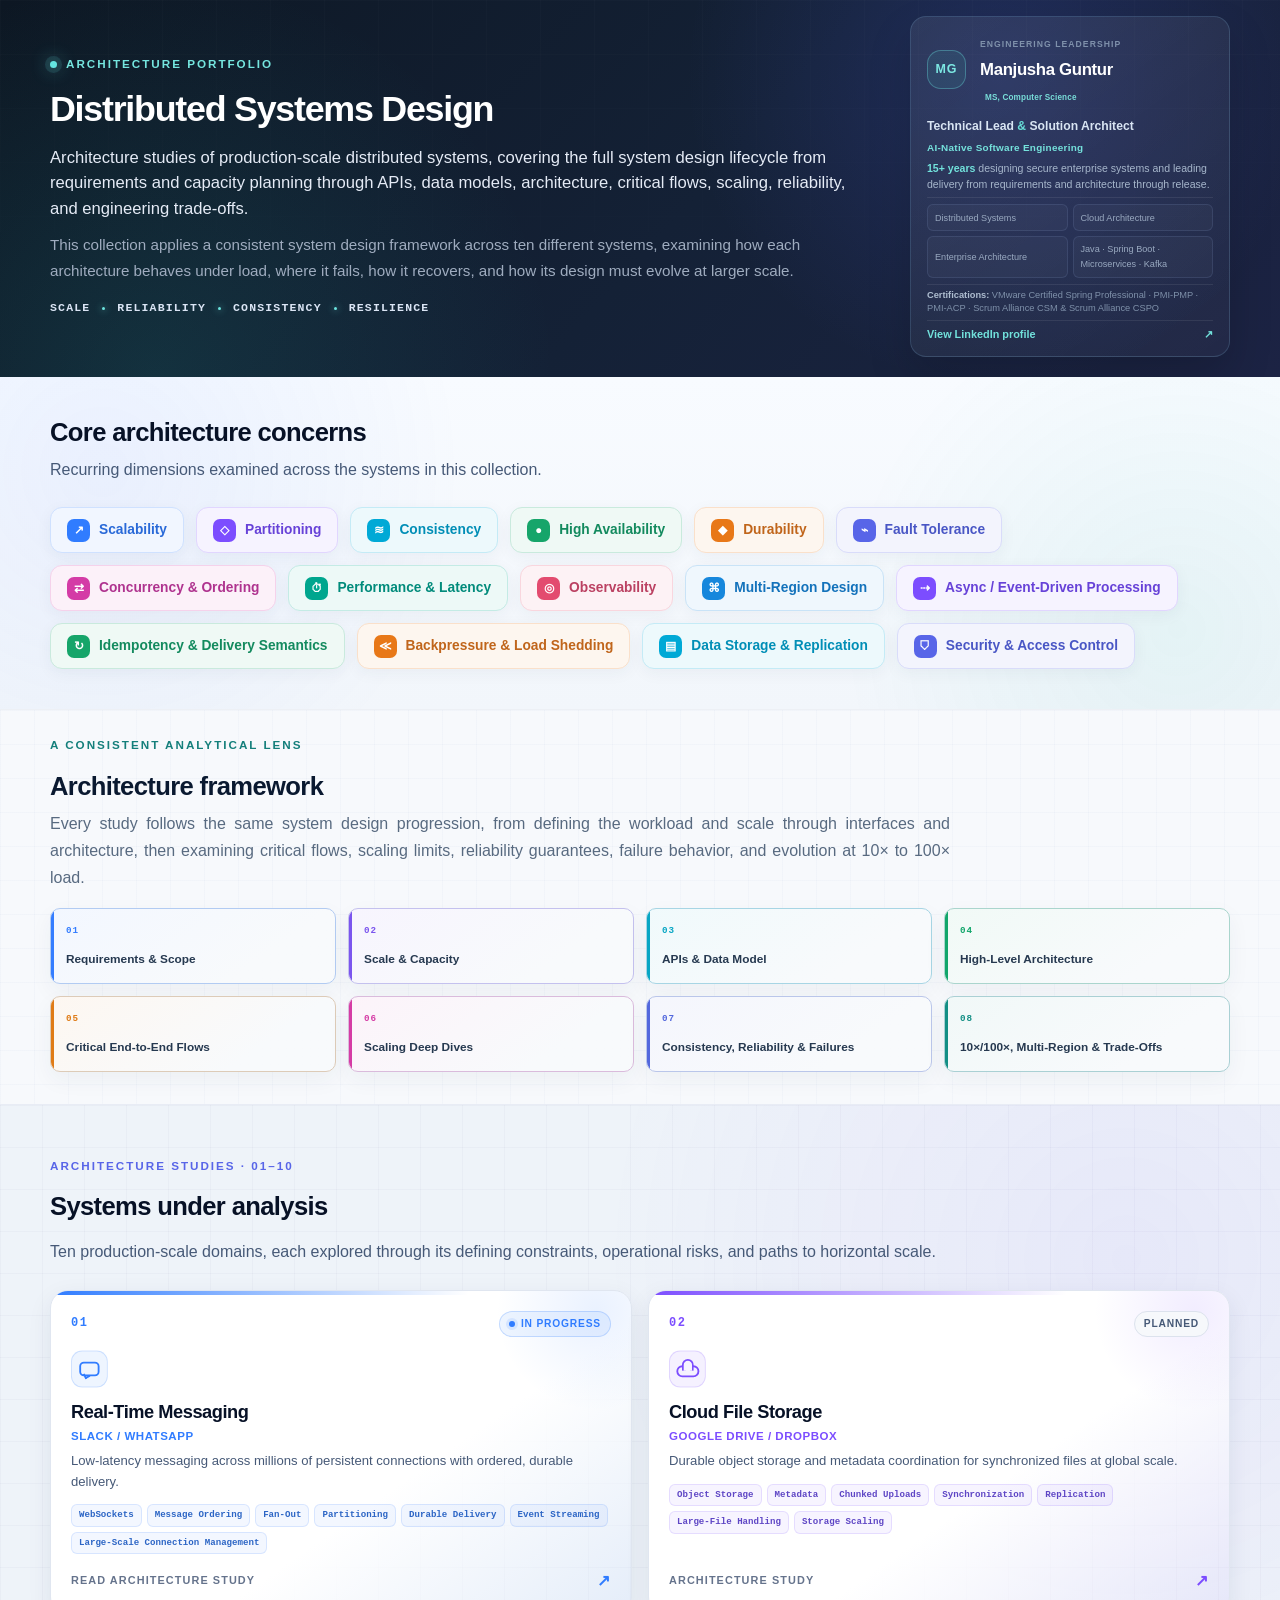
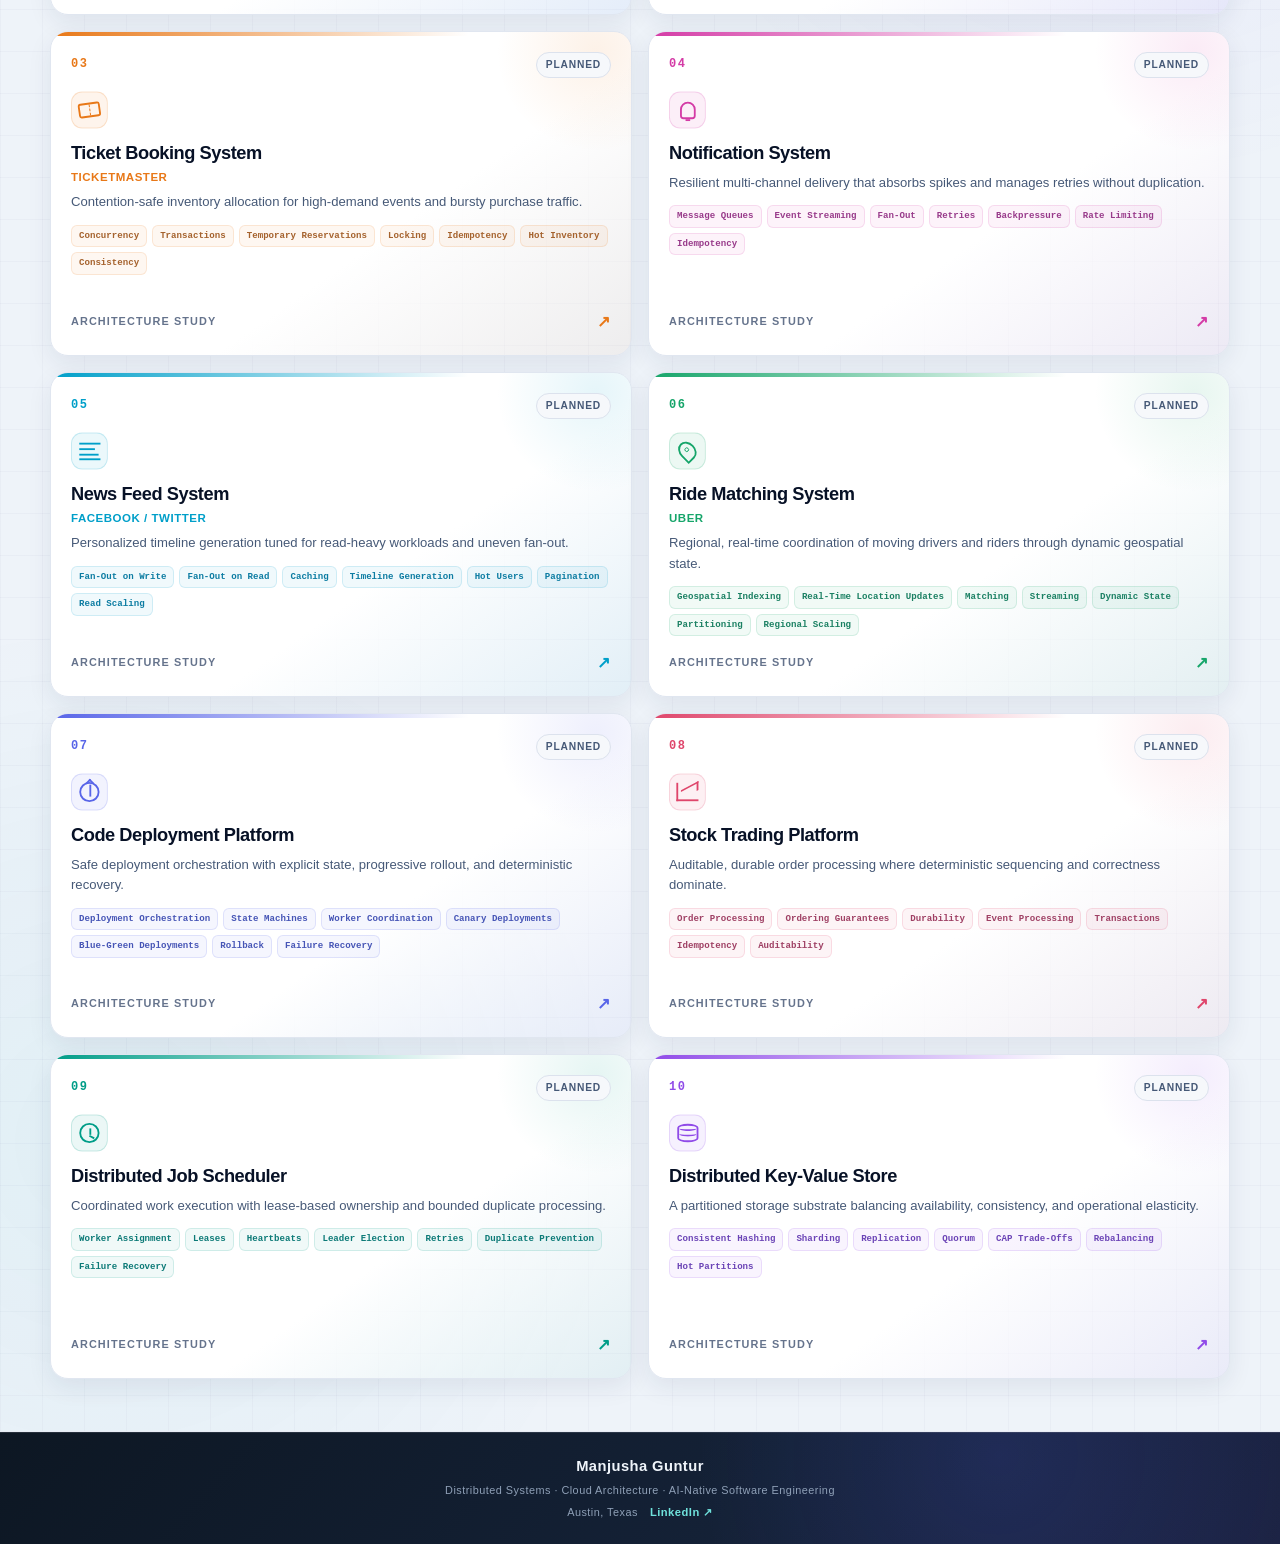
<file: docs/index.html>
<!doctype html>
<html lang="en">
  <head>
    <meta charset="utf-8">
    <meta name="viewport" content="width=device-width, initial-scale=1">
    <meta
      name="description"
      content="Architecture studies of production-scale distributed systems, covering requirements, capacity planning, APIs, data models, architecture, scaling, reliability, and engineering trade-offs."
    >
    <meta name="theme-color" content="#101827">
    <title>Distributed Systems Design</title>
    <link rel="stylesheet" href="styles.css">
  </head>
  <body class="landing-page">
    <a class="skip-link" href="#main-content">Skip to content</a>

    <header class="hero">
      <div class="hero-grid container" id="top">
        <div class="hero-copy">
          <p class="eyebrow"><span class="eyebrow-dot"></span> Architecture portfolio</p>
          <h1>Distributed Systems Design</h1>
          <p class="hero-subtitle">
            Architecture studies of production-scale distributed systems, covering the full system
            design lifecycle from requirements and capacity planning through APIs, data models,
            architecture, critical flows, scaling, reliability, and engineering trade-offs.
          </p>
          <p class="hero-intro">
            This collection applies a consistent system design framework across ten different systems,
            examining how each architecture behaves under load, where it fails, how it recovers, and
            how its design must evolve at larger scale.
          </p>
          <div class="hero-pillars" aria-label="Core qualities">
            <span>Scale</span><i aria-hidden="true"></i>
            <span>Reliability</span><i aria-hidden="true"></i>
            <span>Consistency</span><i aria-hidden="true"></i>
            <span>Resilience</span>
          </div>
        </div>
        <aside class="author-card" aria-label="Portfolio author">
          <div class="author-card-heading">
            <span class="author-monogram" aria-hidden="true">MG</span>
            <div><small>Engineering leadership</small><h2>Manjusha Guntur <em>MS, Computer Science</em></h2></div>
          </div>
          <p class="author-role">Technical Lead <span aria-hidden="true">&amp;</span> Solution Architect</p>
          <p class="author-specialty">AI-Native Software Engineering</p>
          <p class="author-summary"><strong>15+ years</strong> designing secure enterprise systems and leading delivery from requirements and architecture through release.</p>
          <div class="author-focus" aria-label="Professional focus">
            <span>Distributed Systems</span>
            <span>Cloud Architecture</span>
            <span>Enterprise Architecture</span>
            <span>Java · Spring Boot · Microservices · Kafka</span>
          </div>
          <p class="author-credentials"><span><b>Certifications:</b> VMware Certified Spring Professional · PMI-PMP · PMI-ACP · Scrum Alliance CSM &amp; Scrum Alliance CSPO</span></p>
          <a class="author-link" href="https://www.linkedin.com/in/mgm09/" target="_blank" rel="noopener noreferrer">View LinkedIn profile <span aria-hidden="true">↗</span></a>
        </aside>
      </div>
    </header>

    <main id="main-content">
      <section class="principles section" aria-labelledby="principles-title">
        <div class="container">
          <div class="section-heading section-heading-inline">
            <div>
              <h2 id="principles-title">Core architecture concerns</h2>
            </div>
            <p>Recurring dimensions examined across the systems in this collection.</p>
          </div>

          <ul class="principle-cloud" role="list">
            <li class="principle principle-blue"><span aria-hidden="true">↗</span>Scalability</li>
            <li class="principle principle-violet"><span aria-hidden="true">◇</span>Partitioning</li>
            <li class="principle principle-cyan"><span aria-hidden="true">≋</span>Consistency</li>
            <li class="principle principle-green"><span aria-hidden="true">●</span>High Availability</li>
            <li class="principle principle-orange"><span aria-hidden="true">◆</span>Durability</li>
            <li class="principle principle-indigo"><span aria-hidden="true">⌁</span>Fault Tolerance</li>
            <li class="principle principle-magenta"><span aria-hidden="true">⇄</span>Concurrency &amp; Ordering</li>
            <li class="principle principle-teal"><span aria-hidden="true">⏱</span>Performance &amp; Latency</li>
            <li class="principle principle-rose"><span aria-hidden="true">◎</span>Observability</li>
            <li class="principle principle-sky"><span aria-hidden="true">⌘</span>Multi-Region Design</li>
            <li class="principle principle-violet"><span aria-hidden="true">⇢</span>Async / Event-Driven Processing</li>
            <li class="principle principle-green"><span aria-hidden="true">↻</span>Idempotency &amp; Delivery Semantics</li>
            <li class="principle principle-orange"><span aria-hidden="true">≪</span>Backpressure &amp; Load Shedding</li>
            <li class="principle principle-cyan"><span aria-hidden="true">▤</span>Data Storage &amp; Replication</li>
            <li class="principle principle-indigo"><span aria-hidden="true">⛉</span>Security &amp; Access Control</li>
          </ul>
        </div>
      </section>

      <section class="framework section" id="framework" aria-labelledby="framework-title">
        <div class="container">
          <div class="framework-intro">
            <div>
              <p class="section-kicker">A consistent analytical lens</p>
              <h2 id="framework-title">Architecture framework</h2>
            </div>
            <p>
              Every study follows the same system design progression, from defining the workload and
              scale through interfaces and architecture, then examining critical flows, scaling limits,
              reliability guarantees, failure behavior, and evolution at 10× to 100× load.
            </p>
          </div>

          <ol class="framework-flow">
            <li><span>01</span>Requirements &amp; Scope</li>
            <li><span>02</span>Scale &amp; Capacity</li>
            <li><span>03</span>APIs &amp; Data Model</li>
            <li><span>04</span>High-Level Architecture</li>
            <li><span>05</span>Critical End-to-End Flows</li>
            <li><span>06</span>Scaling Deep Dives</li>
            <li><span>07</span>Consistency, Reliability &amp; Failures</li>
            <li><span>08</span>10×/100×, Multi-Region &amp; Trade-Offs</li>
          </ol>
        </div>
      </section>

      <section class="systems section" id="systems" aria-labelledby="systems-title">
        <div class="container">
          <div class="section-heading">
            <p class="section-kicker">Architecture studies · 01–10</p>
            <h2 id="systems-title">Systems under analysis</h2>
            <p>
              Ten production-scale domains, each explored through its defining constraints,
              operational risks, and paths to horizontal scale.
            </p>
          </div>

          <div class="system-grid">
            <!-- When a study is published, change its article wrapper to an anchor with the future page filename. -->
            <a class="system-card system-card-link accent-blue" href="portfolio/slack.html" aria-label="Open Real-Time Messaging architecture study">
              <div class="card-topline"><span class="card-number">01</span><span class="status status-active">In Progress</span></div>
              <div class="card-icon" aria-hidden="true"><span class="icon-message"></span></div>
              <h3>Real-Time Messaging <small>Slack / WhatsApp</small></h3>
              <p>Low-latency messaging across millions of persistent connections with ordered, durable delivery.</p>
              <ul class="tag-list" aria-label="Architecture focus">
                <li>WebSockets</li><li>Message Ordering</li><li>Fan-Out</li><li>Partitioning</li>
                <li>Durable Delivery</li><li>Event Streaming</li><li>Large-Scale Connection Management</li>
              </ul>
              <div class="card-footer"><span>Read architecture study</span><span aria-hidden="true">↗</span></div>
            </a>

            <article class="system-card accent-violet">
              <div class="card-topline"><span class="card-number">02</span><span class="status">Planned</span></div>
              <div class="card-icon" aria-hidden="true"><span class="icon-cloud"></span></div>
              <h3>Cloud File Storage <small>Google Drive / Dropbox</small></h3>
              <p>Durable object storage and metadata coordination for synchronized files at global scale.</p>
              <ul class="tag-list" aria-label="Architecture focus">
                <li>Object Storage</li><li>Metadata</li><li>Chunked Uploads</li><li>Synchronization</li>
                <li>Replication</li><li>Large-File Handling</li><li>Storage Scaling</li>
              </ul>
              <div class="card-footer"><span>Architecture study</span><span aria-hidden="true">↗</span></div>
            </article>

            <article class="system-card accent-orange">
              <div class="card-topline"><span class="card-number">03</span><span class="status">Planned</span></div>
              <div class="card-icon" aria-hidden="true"><span class="icon-ticket"></span></div>
              <h3>Ticket Booking System <small>Ticketmaster</small></h3>
              <p>Contention-safe inventory allocation for high-demand events and bursty purchase traffic.</p>
              <ul class="tag-list" aria-label="Architecture focus">
                <li>Concurrency</li><li>Transactions</li><li>Temporary Reservations</li><li>Locking</li>
                <li>Idempotency</li><li>Hot Inventory</li><li>Consistency</li>
              </ul>
              <div class="card-footer"><span>Architecture study</span><span aria-hidden="true">↗</span></div>
            </article>

            <article class="system-card accent-magenta">
              <div class="card-topline"><span class="card-number">04</span><span class="status">Planned</span></div>
              <div class="card-icon" aria-hidden="true"><span class="icon-bell"></span></div>
              <h3>Notification System</h3>
              <p>Resilient multi-channel delivery that absorbs spikes and manages retries without duplication.</p>
              <ul class="tag-list" aria-label="Architecture focus">
                <li>Message Queues</li><li>Event Streaming</li><li>Fan-Out</li><li>Retries</li>
                <li>Backpressure</li><li>Rate Limiting</li><li>Idempotency</li>
              </ul>
              <div class="card-footer"><span>Architecture study</span><span aria-hidden="true">↗</span></div>
            </article>

            <article class="system-card accent-cyan">
              <div class="card-topline"><span class="card-number">05</span><span class="status">Planned</span></div>
              <div class="card-icon" aria-hidden="true"><span class="icon-feed"></span></div>
              <h3>News Feed System <small>Facebook / Twitter</small></h3>
              <p>Personalized timeline generation tuned for read-heavy workloads and uneven fan-out.</p>
              <ul class="tag-list" aria-label="Architecture focus">
                <li>Fan-Out on Write</li><li>Fan-Out on Read</li><li>Caching</li><li>Timeline Generation</li>
                <li>Hot Users</li><li>Pagination</li><li>Read Scaling</li>
              </ul>
              <div class="card-footer"><span>Architecture study</span><span aria-hidden="true">↗</span></div>
            </article>

            <article class="system-card accent-green">
              <div class="card-topline"><span class="card-number">06</span><span class="status">Planned</span></div>
              <div class="card-icon" aria-hidden="true"><span class="icon-pin"></span></div>
              <h3>Ride Matching System <small>Uber</small></h3>
              <p>Regional, real-time coordination of moving drivers and riders through dynamic geospatial state.</p>
              <ul class="tag-list" aria-label="Architecture focus">
                <li>Geospatial Indexing</li><li>Real-Time Location Updates</li><li>Matching</li><li>Streaming</li>
                <li>Dynamic State</li><li>Partitioning</li><li>Regional Scaling</li>
              </ul>
              <div class="card-footer"><span>Architecture study</span><span aria-hidden="true">↗</span></div>
            </article>

            <article class="system-card accent-indigo">
              <div class="card-topline"><span class="card-number">07</span><span class="status">Planned</span></div>
              <div class="card-icon" aria-hidden="true"><span class="icon-deploy"></span></div>
              <h3>Code Deployment Platform</h3>
              <p>Safe deployment orchestration with explicit state, progressive rollout, and deterministic recovery.</p>
              <ul class="tag-list" aria-label="Architecture focus">
                <li>Deployment Orchestration</li><li>State Machines</li><li>Worker Coordination</li>
                <li>Canary Deployments</li><li>Blue-Green Deployments</li><li>Rollback</li><li>Failure Recovery</li>
              </ul>
              <div class="card-footer"><span>Architecture study</span><span aria-hidden="true">↗</span></div>
            </article>

            <article class="system-card accent-rose">
              <div class="card-topline"><span class="card-number">08</span><span class="status">Planned</span></div>
              <div class="card-icon" aria-hidden="true"><span class="icon-chart"></span></div>
              <h3>Stock Trading Platform</h3>
              <p>Auditable, durable order processing where deterministic sequencing and correctness dominate.</p>
              <ul class="tag-list" aria-label="Architecture focus">
                <li>Order Processing</li><li>Ordering Guarantees</li><li>Durability</li><li>Event Processing</li>
                <li>Transactions</li><li>Idempotency</li><li>Auditability</li>
              </ul>
              <div class="card-footer"><span>Architecture study</span><span aria-hidden="true">↗</span></div>
            </article>

            <article class="system-card accent-teal">
              <div class="card-topline"><span class="card-number">09</span><span class="status">Planned</span></div>
              <div class="card-icon" aria-hidden="true"><span class="icon-clock"></span></div>
              <h3>Distributed Job Scheduler</h3>
              <p>Coordinated work execution with lease-based ownership and bounded duplicate processing.</p>
              <ul class="tag-list" aria-label="Architecture focus">
                <li>Worker Assignment</li><li>Leases</li><li>Heartbeats</li><li>Leader Election</li>
                <li>Retries</li><li>Duplicate Prevention</li><li>Failure Recovery</li>
              </ul>
              <div class="card-footer"><span>Architecture study</span><span aria-hidden="true">↗</span></div>
            </article>

            <article class="system-card accent-purple">
              <div class="card-topline"><span class="card-number">10</span><span class="status">Planned</span></div>
              <div class="card-icon" aria-hidden="true"><span class="icon-database"></span></div>
              <h3>Distributed Key-Value Store</h3>
              <p>A partitioned storage substrate balancing availability, consistency, and operational elasticity.</p>
              <ul class="tag-list" aria-label="Architecture focus">
                <li>Consistent Hashing</li><li>Sharding</li><li>Replication</li><li>Quorum</li>
                <li>CAP Trade-Offs</li><li>Rebalancing</li><li>Hot Partitions</li>
              </ul>
              <div class="card-footer"><span>Architecture study</span><span aria-hidden="true">↗</span></div>
            </article>
          </div>
        </div>
      </section>

    </main>

    <footer class="site-footer">
      <div class="container">
        <div class="footer-author">
          <strong>Manjusha Guntur</strong>
          <span>Distributed Systems · Cloud Architecture · AI-Native Software Engineering</span>
          <div><span>Austin, Texas</span><a href="https://www.linkedin.com/in/mgm09/" target="_blank" rel="noopener noreferrer">LinkedIn ↗</a></div>
        </div>
      </div>
    </footer>
  </body>
</html>
</file>
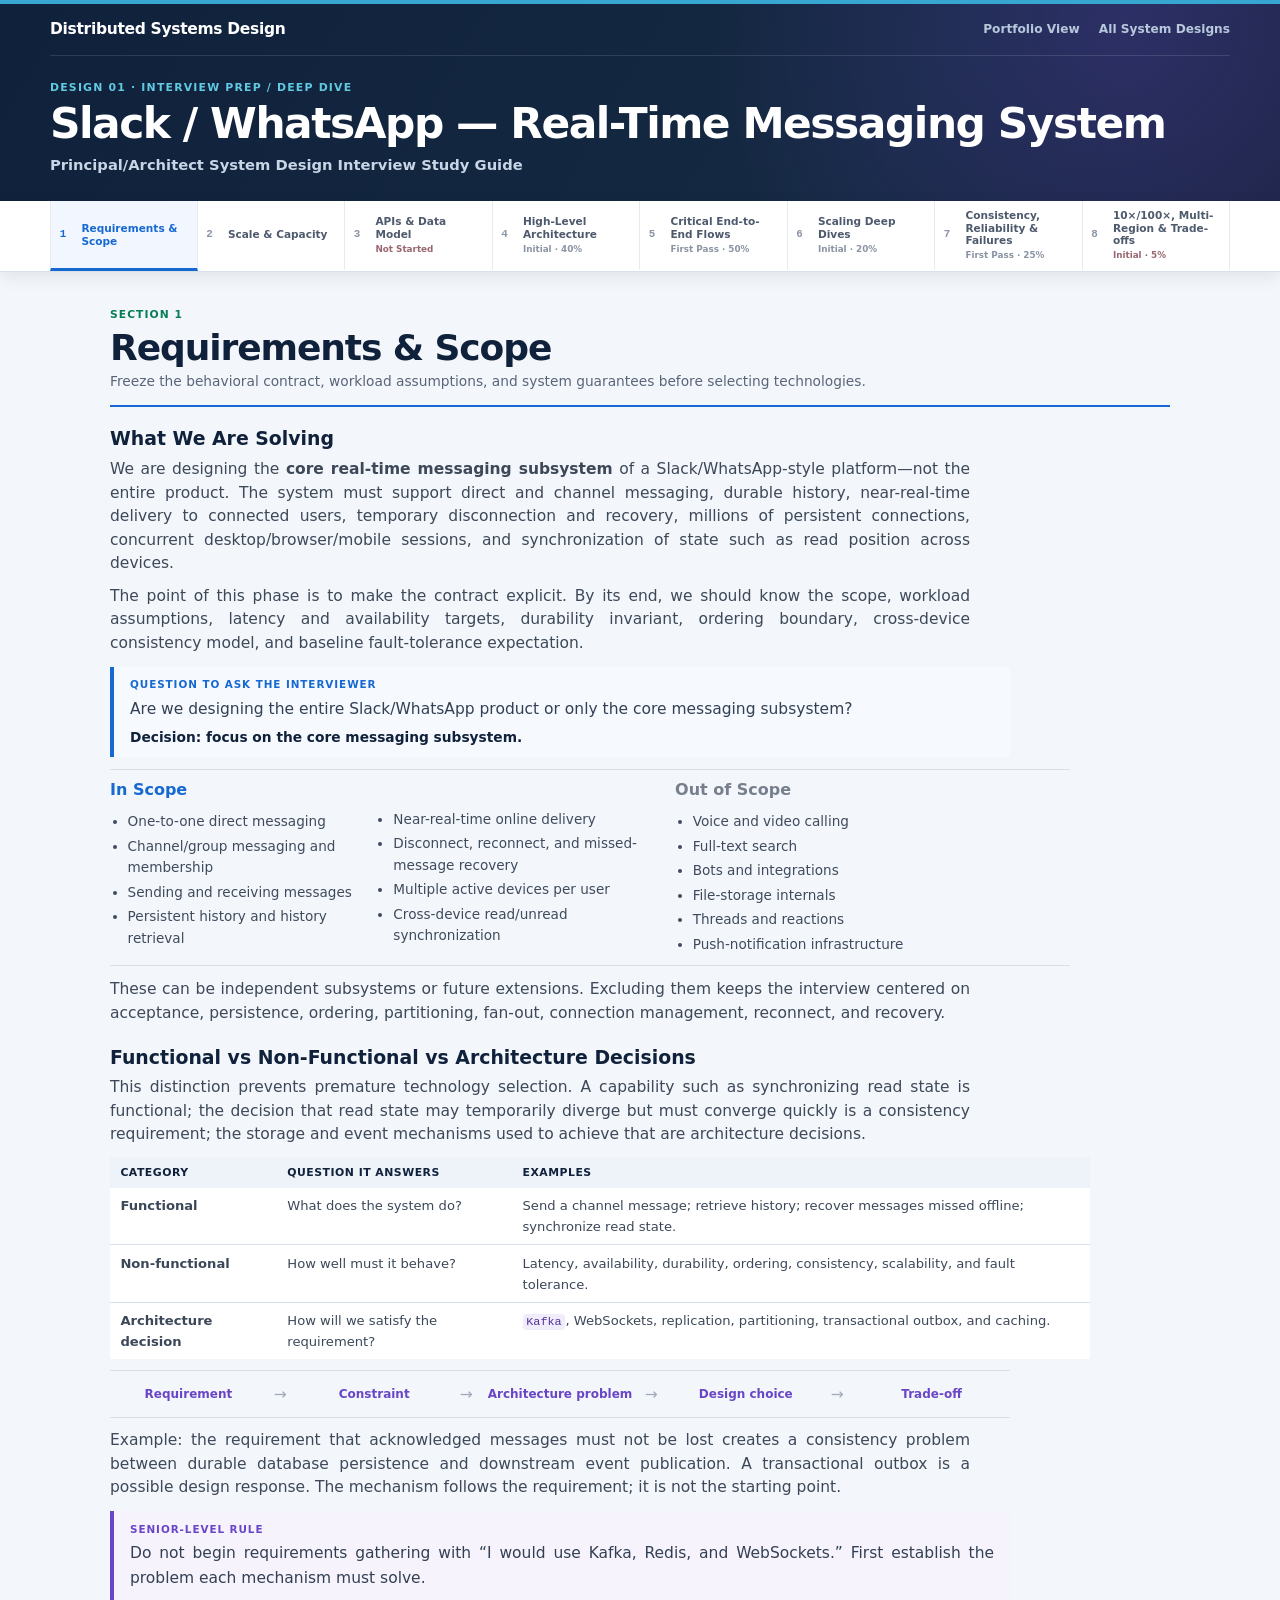
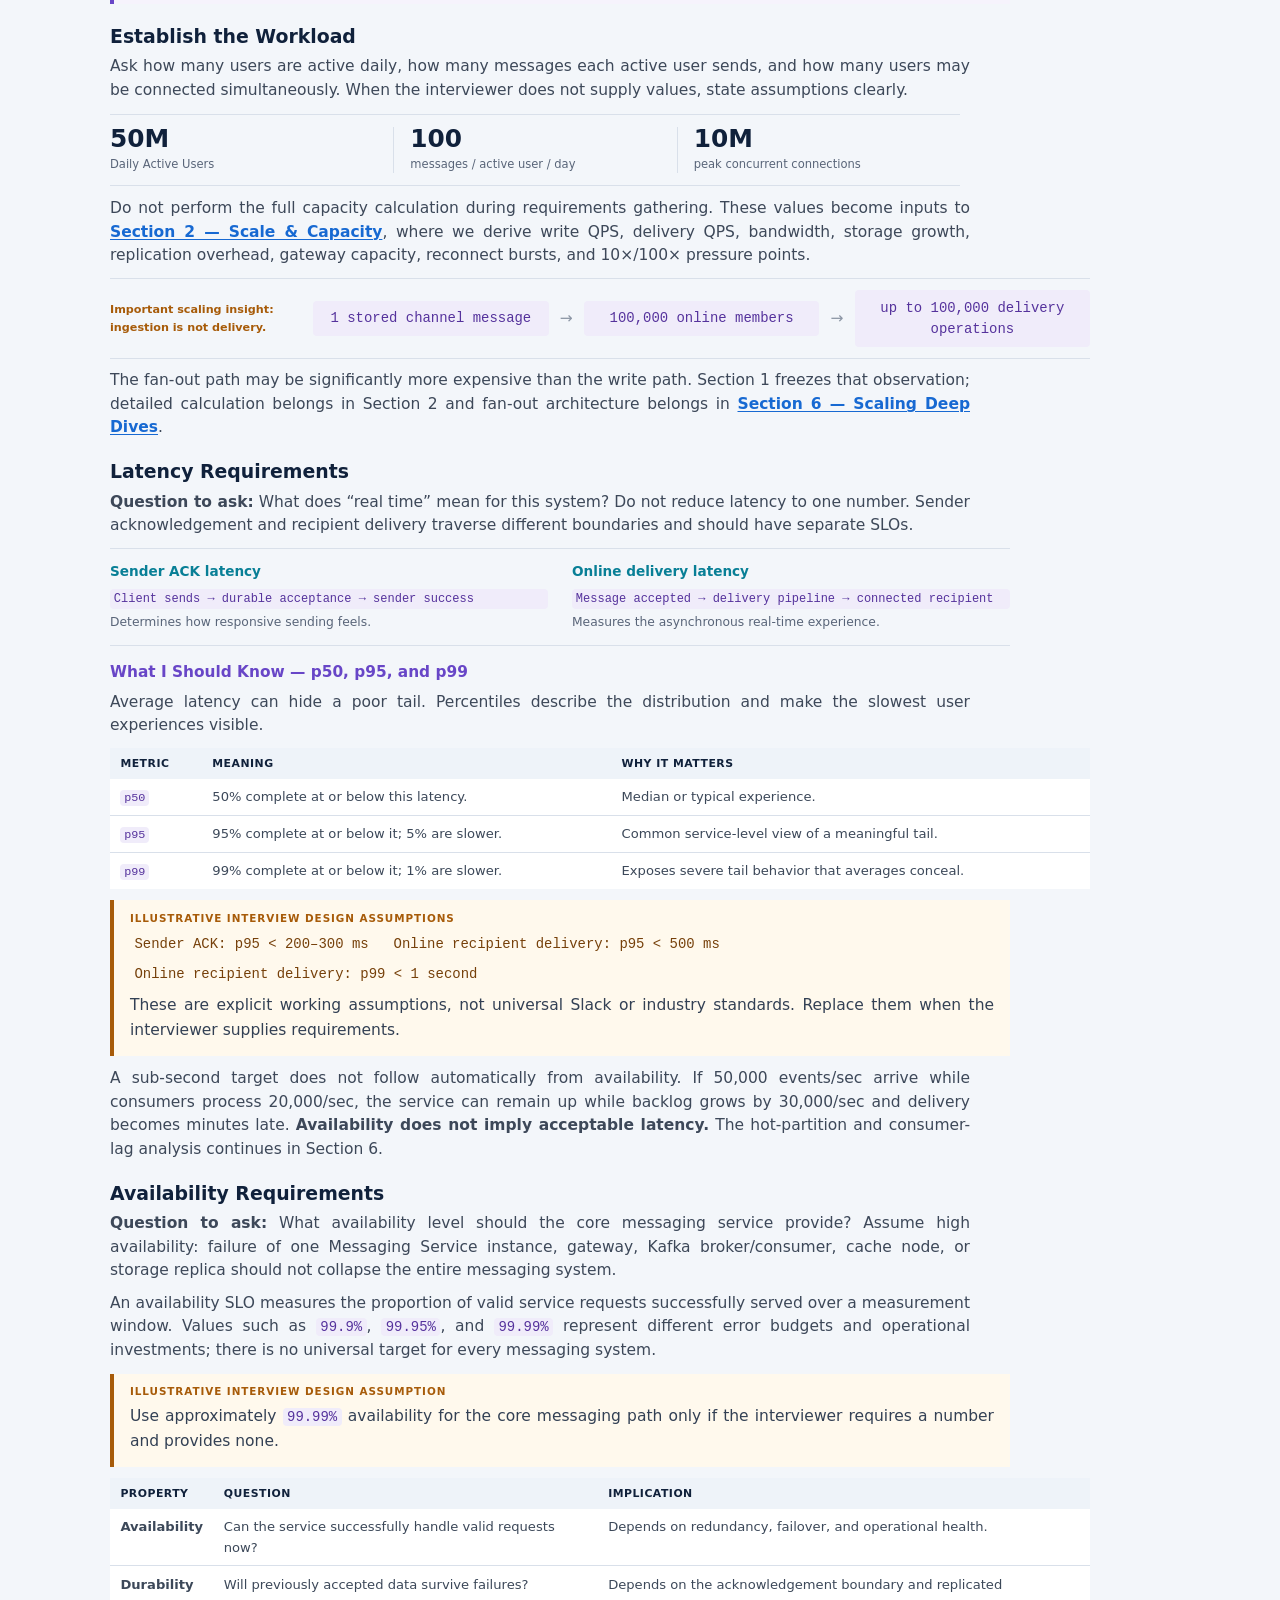
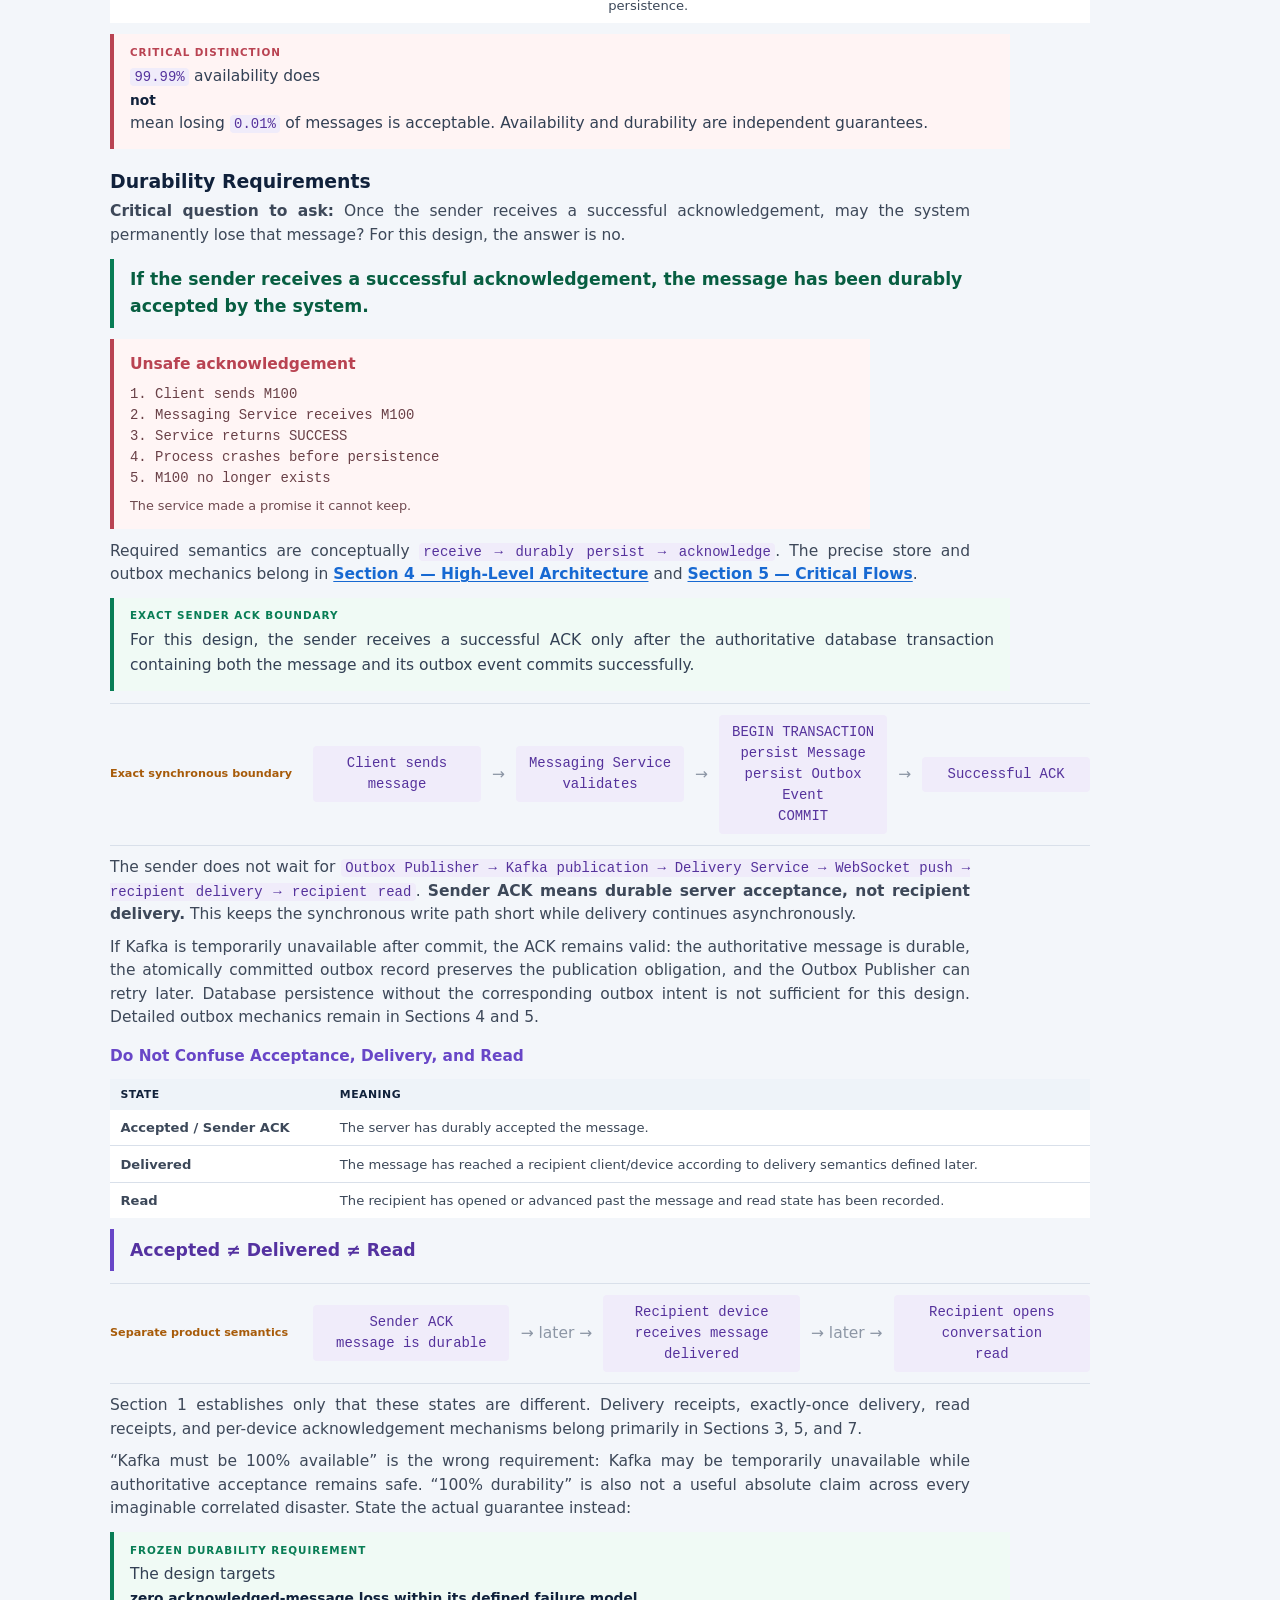
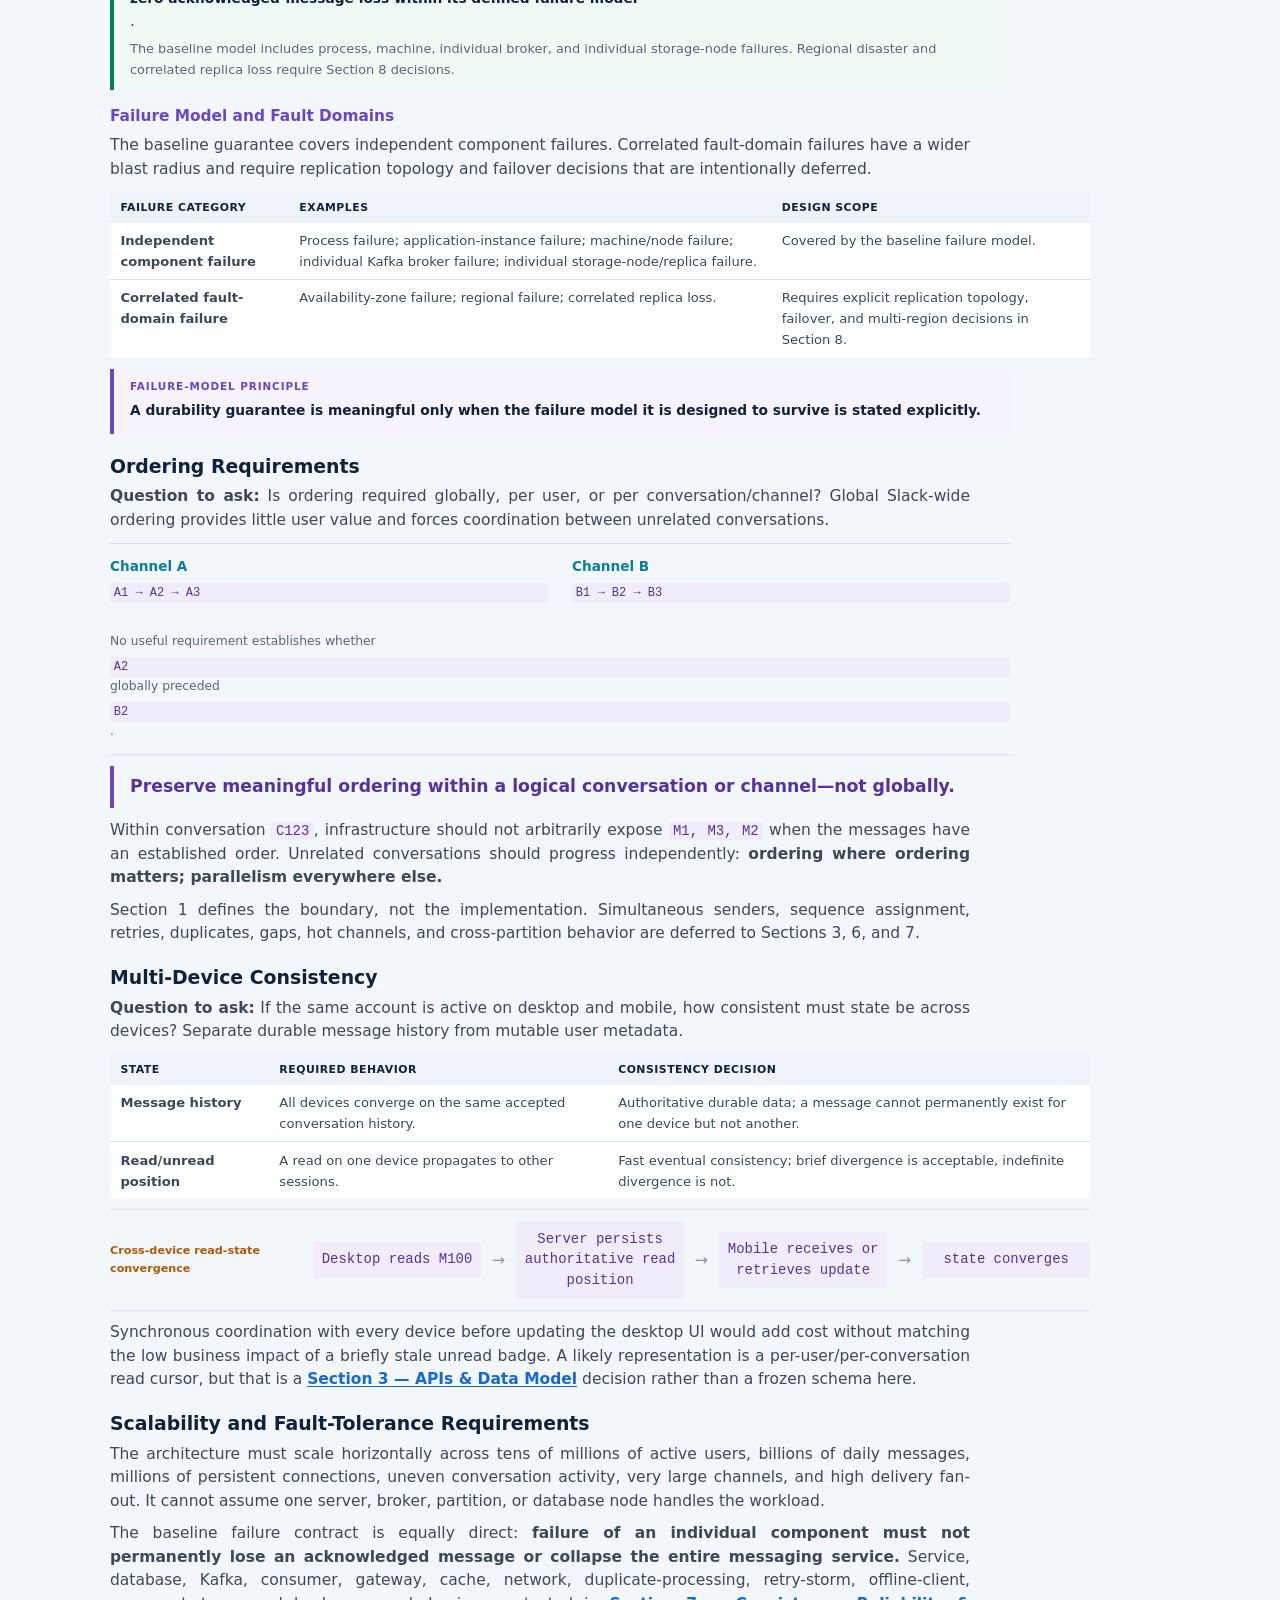
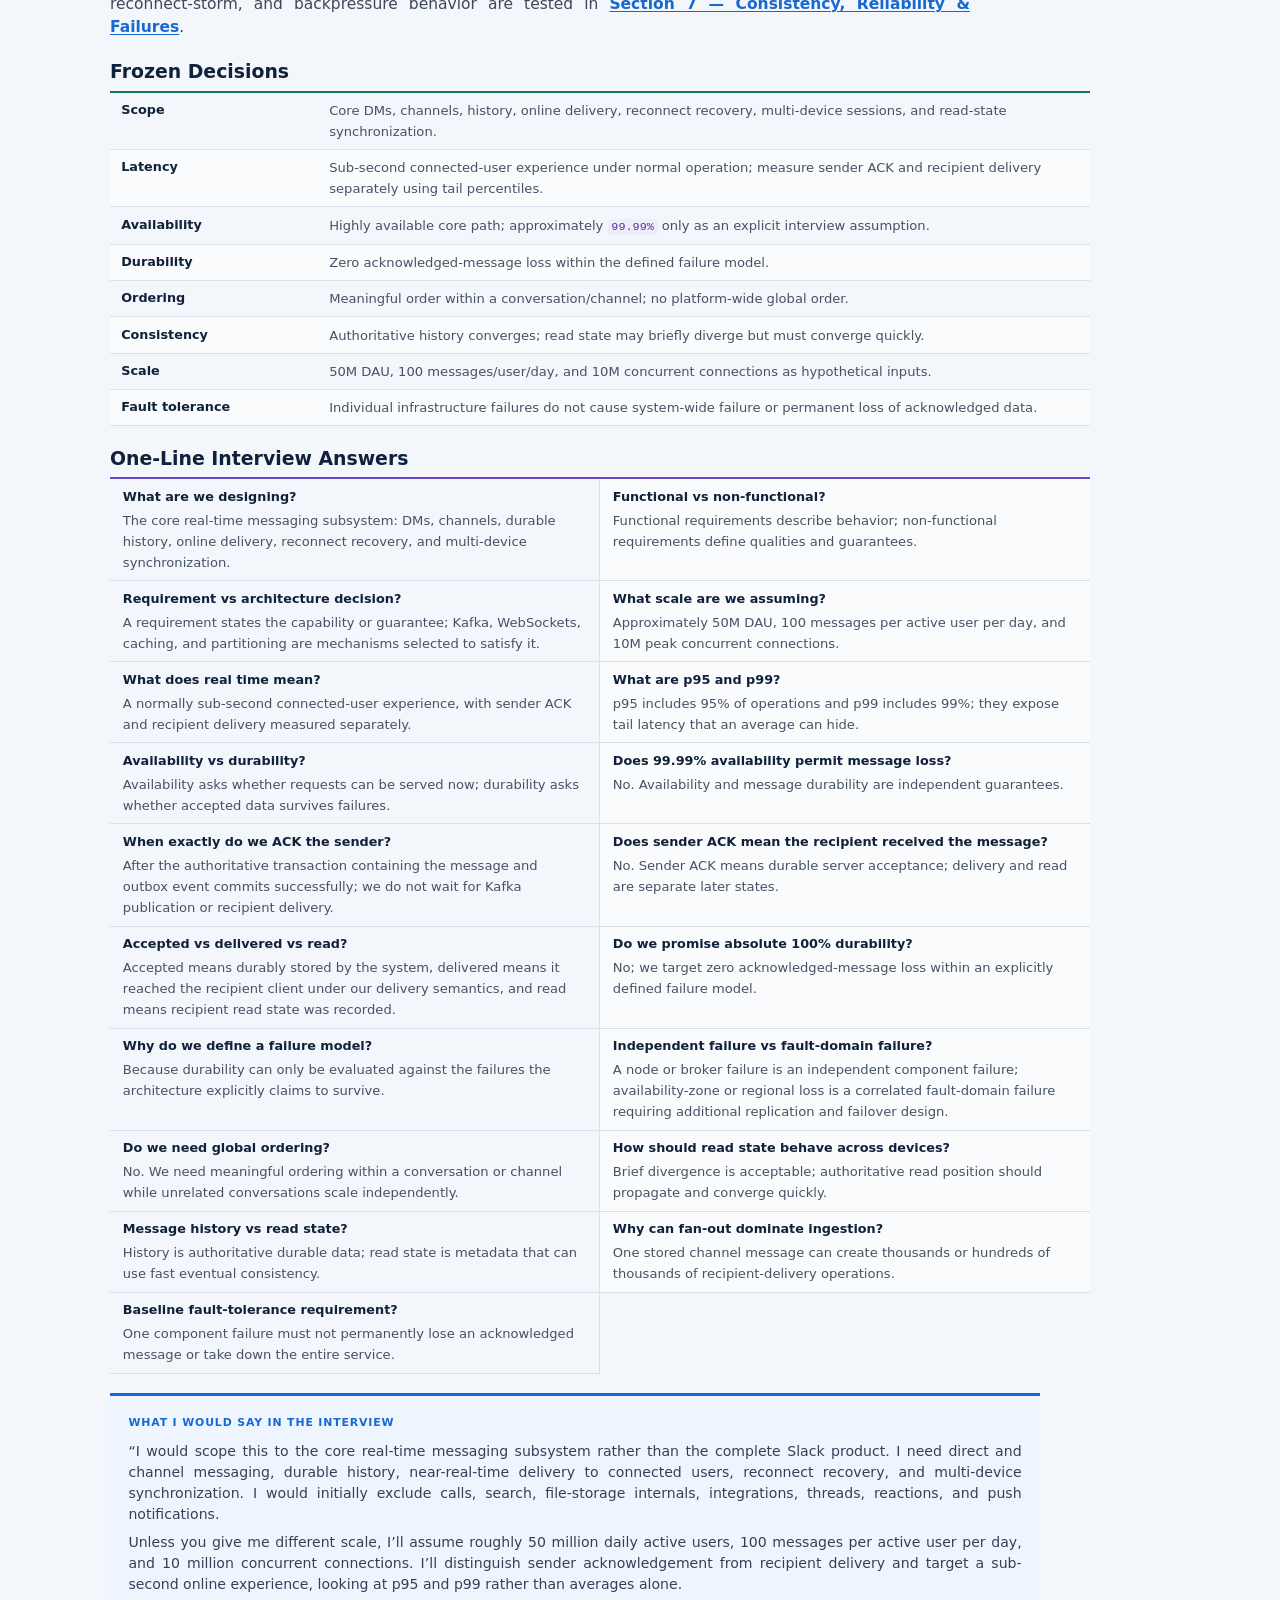
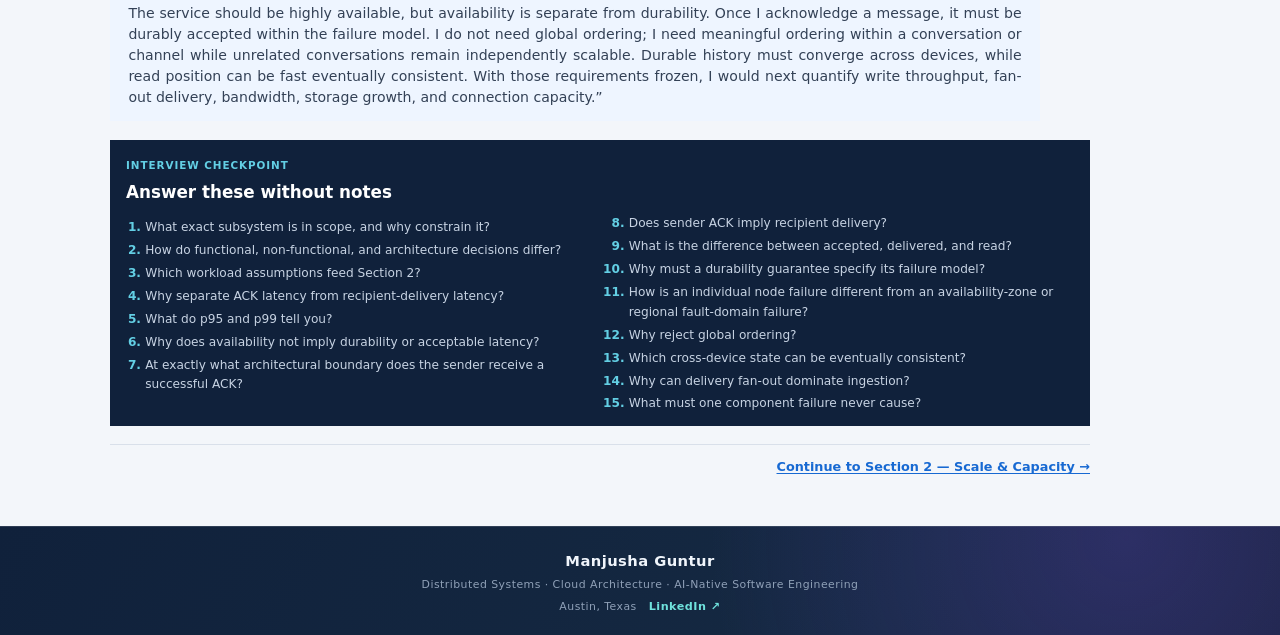
<file: docs/interview/slack.html>
<!doctype html>
<html lang="en">
  <head>
    <meta charset="utf-8">
    <meta name="viewport" content="width=device-width, initial-scale=1">
    <meta name="description" content="Detailed interview-preparation and architecture deep dive for a scalable real-time messaging system.">
    <meta name="theme-color" content="#060c18">
    <title>Real-Time Messaging — Interview Prep / Deep Dive</title>
    <link rel="stylesheet" href="../styles.css">
    <link rel="stylesheet" href="../assets/css/interview-study.css">
    <script src="../assets/js/interview-study.js" defer></script>
  </head>
  <body class="study-page interview-study interview-manual">
    <a class="skip-link" href="#main-content">Skip to content</a>

    <header class="manual-header" id="top">
      <nav class="manual-topbar container" aria-label="Primary navigation">
        <span class="manual-brand">Distributed Systems Design</span>
        <div><a href="../portfolio/slack.html">Portfolio View</a><a href="../index.html">All System Designs</a></div>
      </nav>
      <div class="manual-heading container">
        <p class="manual-kicker">Design 01 · Interview Prep / Deep Dive</p>
        <h1>Slack / WhatsApp — Real-Time Messaging System</h1>
        <p class="manual-subtitle">Principal/Architect System Design Interview Study Guide</p>
      </div>
    </header>

    <main id="main-content">
      <nav class="manual-tabs" aria-label="Interview study sections">
        <div class="container" role="tablist" aria-label="Slack interview chapters">
          <a id="tab-requirements" class="manual-tab is-active" role="tab" aria-selected="true" aria-controls="requirements" tabindex="0" href="#requirements" data-section="requirements"><b>1</b><span>Requirements &amp; Scope</span></a>
          <a id="tab-scale" class="manual-tab" role="tab" aria-selected="false" aria-controls="scale" tabindex="-1" href="#scale" data-section="scale"><b>2</b><span>Scale &amp; Capacity</span></a>
          <a id="tab-apis" class="manual-tab" role="tab" aria-selected="false" aria-controls="apis" tabindex="-1" href="#apis" data-section="apis"><b>3</b><span>APIs &amp; Data Model<small class="status-pending">Not Started</small></span></a>
          <a id="tab-architecture" class="manual-tab" role="tab" aria-selected="false" aria-controls="architecture" tabindex="-1" href="#architecture" data-section="architecture"><b>4</b><span>High-Level Architecture<small>Initial · 40%</small></span></a>
          <a id="tab-flows" class="manual-tab" role="tab" aria-selected="false" aria-controls="flows" tabindex="-1" href="#flows" data-section="flows"><b>5</b><span>Critical End-to-End Flows<small>First Pass · 50%</small></span></a>
          <a id="tab-scaling" class="manual-tab" role="tab" aria-selected="false" aria-controls="scaling" tabindex="-1" href="#scaling" data-section="scaling"><b>6</b><span>Scaling Deep Dives<small>Initial · 20%</small></span></a>
          <a id="tab-reliability" class="manual-tab" role="tab" aria-selected="false" aria-controls="reliability" tabindex="-1" href="#reliability" data-section="reliability"><b>7</b><span>Consistency, Reliability &amp; Failures<small>First Pass · 25%</small></span></a>
          <a id="tab-multiregion" class="manual-tab" role="tab" aria-selected="false" aria-controls="multiregion" tabindex="-1" href="#multiregion" data-section="multiregion"><b>8</b><span>10×/100×, Multi-Region &amp; Trade-offs<small class="status-pending">Initial · 5%</small></span></a>
        </div>
      </nav>

      <section class="study-section interview-panel is-active" id="requirements" role="tabpanel" aria-labelledby="tab-requirements">
        <div class="container manual-content">
          <header class="manual-section-heading">
            <div><span>Section 1</span><h2 id="requirements-title">Requirements &amp; Scope</h2><p>Freeze the behavioral contract, workload assumptions, and system guarantees before selecting technologies.</p></div>
          </header>

          <div class="manual-prose" id="req-scope">
            <h3>What We Are Solving</h3>
            <p>We are designing the <strong>core real-time messaging subsystem</strong> of a Slack/WhatsApp-style platform—not the entire product. The system must support direct and channel messaging, durable history, near-real-time delivery to connected users, temporary disconnection and recovery, millions of persistent connections, concurrent desktop/browser/mobile sessions, and synchronization of state such as read position across devices.</p>
            <p>The point of this phase is to make the contract explicit. By its end, we should know the scope, workload assumptions, latency and availability targets, durability invariant, ordering boundary, cross-device consistency model, and baseline fault-tolerance expectation.</p>
          </div>

          <aside class="study-callout callout-question">
            <span>Question to ask the interviewer</span>
            <p>Are we designing the entire Slack/WhatsApp product or only the core messaging subsystem?</p>
            <strong>Decision: focus on the core messaging subsystem.</strong>
          </aside>

          <div class="scope-columns">
            <section><h3>In Scope</h3><ul><li>One-to-one direct messaging</li><li>Channel/group messaging and membership</li><li>Sending and receiving messages</li><li>Persistent history and history retrieval</li><li>Near-real-time online delivery</li><li>Disconnect, reconnect, and missed-message recovery</li><li>Multiple active devices per user</li><li>Cross-device read/unread synchronization</li></ul></section>
            <section><h3>Out of Scope</h3><ul><li>Voice and video calling</li><li>Full-text search</li><li>Bots and integrations</li><li>File-storage internals</li><li>Threads and reactions</li><li>Push-notification infrastructure</li></ul></section>
          </div>
          <div class="manual-prose"><p>These can be independent subsystems or future extensions. Excluding them keeps the interview centered on acceptance, persistence, ordering, partitioning, fan-out, connection management, reconnect, and recovery.</p></div>

          <div class="manual-prose" id="req-types">
            <h3>Functional vs Non-Functional vs Architecture Decisions</h3>
            <p>This distinction prevents premature technology selection. A capability such as synchronizing read state is functional; the decision that read state may temporarily diverge but must converge quickly is a consistency requirement; the storage and event mechanisms used to achieve that are architecture decisions.</p>
          </div>

          <div class="table-scroll">
            <table class="study-table comparison-table">
              <thead><tr><th>Category</th><th>Question it answers</th><th>Examples</th></tr></thead>
              <tbody>
                <tr><td><strong>Functional</strong></td><td>What does the system do?</td><td>Send a channel message; retrieve history; recover messages missed offline; synchronize read state.</td></tr>
                <tr><td><strong>Non-functional</strong></td><td>How well must it behave?</td><td>Latency, availability, durability, ordering, consistency, scalability, and fault tolerance.</td></tr>
                <tr><td><strong>Architecture decision</strong></td><td>How will we satisfy the requirement?</td><td><code>Kafka</code>, WebSockets, replication, partitioning, transactional outbox, and caching.</td></tr>
              </tbody>
            </table>
          </div>

          <div class="reasoning-chain" aria-label="Senior-level architecture reasoning chain">
            <span>Requirement</span><i>↓</i><span>Constraint</span><i>↓</i><span>Architecture problem</span><i>↓</i><span>Design choice</span><i>↓</i><span>Trade-off</span>
          </div>
          <div class="manual-prose">
            <p>Example: the requirement that acknowledged messages must not be lost creates a consistency problem between durable database persistence and downstream event publication. A transactional outbox is a possible design response. The mechanism follows the requirement; it is not the starting point.</p>
          </div>
          <aside class="study-callout callout-principle"><span>Senior-level rule</span><p>Do not begin requirements gathering with “I would use Kafka, Redis, and WebSockets.” First establish the problem each mechanism must solve.</p></aside>

          <div class="manual-prose" id="req-workload">
            <h3>Establish the Workload</h3>
            <p>Ask how many users are active daily, how many messages each active user sends, and how many users may be connected simultaneously. When the interviewer does not supply values, state assumptions clearly.</p>
          </div>
          <div class="assumption-strip" aria-label="Section 1 workload assumptions"><div><strong>50M</strong><span>Daily Active Users</span></div><div><strong>100</strong><span>messages / active user / day</span></div><div><strong>10M</strong><span>peak concurrent connections</span></div></div>
          <div class="manual-prose">
            <p>Do not perform the full capacity calculation during requirements gathering. These values become inputs to <a class="section-reference" href="#scale">Section 2 — Scale &amp; Capacity</a>, where we derive write QPS, delivery QPS, bandwidth, storage growth, replication overhead, gateway capacity, reconnect bursts, and 10×/100× pressure points.</p>
          </div>
          <figure class="compact-diagram fanout-example"><figcaption>Important scaling insight: ingestion is not delivery.</figcaption><code>1 stored channel message</code><i>→</i><code>100,000 online members</code><i>→</i><code>up to 100,000 delivery operations</code></figure>
          <div class="manual-prose"><p>The fan-out path may be significantly more expensive than the write path. Section 1 freezes that observation; detailed calculation belongs in Section 2 and fan-out architecture belongs in <a class="section-reference" href="#scaling">Section 6 — Scaling Deep Dives</a>.</p></div>

          <div class="manual-prose" id="req-latency">
            <h3>Latency Requirements</h3>
            <p><strong>Question to ask:</strong> What does “real time” mean for this system? Do not reduce latency to one number. Sender acknowledgement and recipient delivery traverse different boundaries and should have separate SLOs.</p>
          </div>
          <div class="path-comparison"><div><strong>Sender ACK latency</strong><code>Client sends → durable acceptance → sender success</code><p>Determines how responsive sending feels.</p></div><div><strong>Online delivery latency</strong><code>Message accepted → delivery pipeline → connected recipient</code><p>Measures the asynchronous real-time experience.</p></div></div>

          <div class="manual-prose">
            <h4>What I Should Know — p50, p95, and p99</h4>
            <p>Average latency can hide a poor tail. Percentiles describe the distribution and make the slowest user experiences visible.</p>
          </div>
          <div class="table-scroll">
            <table class="study-table metric-table"><thead><tr><th>Metric</th><th>Meaning</th><th>Why it matters</th></tr></thead><tbody><tr><td><code>p50</code></td><td>50% complete at or below this latency.</td><td>Median or typical experience.</td></tr><tr><td><code>p95</code></td><td>95% complete at or below it; 5% are slower.</td><td>Common service-level view of a meaningful tail.</td></tr><tr><td><code>p99</code></td><td>99% complete at or below it; 1% are slower.</td><td>Exposes severe tail behavior that averages conceal.</td></tr></tbody></table>
          </div>
          <aside class="study-callout callout-assumption"><span>Illustrative interview design assumptions</span><div class="slo-lines"><code>Sender ACK: p95 &lt; 200–300 ms</code><code>Online recipient delivery: p95 &lt; 500 ms</code><code>Online recipient delivery: p99 &lt; 1 second</code></div><p>These are explicit working assumptions, not universal Slack or industry standards. Replace them when the interviewer supplies requirements.</p></aside>
          <div class="manual-prose"><p>A sub-second target does not follow automatically from availability. If 50,000 events/sec arrive while consumers process 20,000/sec, the service can remain up while backlog grows by 30,000/sec and delivery becomes minutes late. <strong>Availability does not imply acceptable latency.</strong> The hot-partition and consumer-lag analysis continues in Section 6.</p></div>

          <div class="manual-prose" id="req-availability">
            <h3>Availability Requirements</h3>
            <p><strong>Question to ask:</strong> What availability level should the core messaging service provide? Assume high availability: failure of one Messaging Service instance, gateway, Kafka broker/consumer, cache node, or storage replica should not collapse the entire messaging system.</p>
            <p>An availability SLO measures the proportion of valid service requests successfully served over a measurement window. Values such as <code>99.9%</code>, <code>99.95%</code>, and <code>99.99%</code> represent different error budgets and operational investments; there is no universal target for every messaging system.</p>
          </div>
          <aside class="study-callout callout-assumption"><span>Illustrative interview design assumption</span><p>Use approximately <code>99.99%</code> availability for the core messaging path only if the interviewer requires a number and provides none.</p></aside>
          <div class="table-scroll">
            <table class="study-table comparison-table"><thead><tr><th>Property</th><th>Question</th><th>Implication</th></tr></thead><tbody><tr><td><strong>Availability</strong></td><td>Can the service successfully handle valid requests now?</td><td>Depends on redundancy, failover, and operational health.</td></tr><tr><td><strong>Durability</strong></td><td>Will previously accepted data survive failures?</td><td>Depends on the acknowledgement boundary and replicated persistence.</td></tr></tbody></table>
          </div>
          <aside class="study-callout callout-warning"><span>Critical distinction</span><p><code>99.99%</code> availability does <strong>not</strong> mean losing <code>0.01%</code> of messages is acceptable. Availability and durability are independent guarantees.</p></aside>

          <div class="manual-prose" id="req-durability">
            <h3>Durability Requirements</h3>
            <p><strong>Critical question to ask:</strong> Once the sender receives a successful acknowledgement, may the system permanently lose that message? For this design, the answer is no.</p>
          </div>
          <blockquote class="manual-invariant">If the sender receives a successful acknowledgement, the message has been durably accepted by the system.</blockquote>
          <div class="failure-example"><strong>Unsafe acknowledgement</strong><code>1. Client sends M100
2. Messaging Service receives M100
3. Service returns SUCCESS
4. Process crashes before persistence
5. M100 no longer exists</code><p>The service made a promise it cannot keep.</p></div>
          <div class="manual-prose">
            <p>Required semantics are conceptually <code>receive → durably persist → acknowledge</code>. The precise store and outbox mechanics belong in <a class="section-reference" href="#architecture">Section 4 — High-Level Architecture</a> and <a class="section-reference" href="#flows">Section 5 — Critical Flows</a>.</p>
          </div>
          <aside class="study-callout callout-decision"><span>Exact Sender ACK Boundary</span><p>For this design, the sender receives a successful ACK only after the authoritative database transaction containing both the message and its outbox event commits successfully.</p></aside>
          <figure class="compact-diagram"><figcaption>Exact synchronous boundary</figcaption><code>Client sends message</code><i>→</i><code>Messaging Service validates</code><i>→</i><code>BEGIN TRANSACTION<br>persist Message<br>persist Outbox Event<br>COMMIT</code><i>→</i><code>Successful ACK</code></figure>
          <div class="manual-prose">
            <p>The sender does not wait for <code>Outbox Publisher → Kafka publication → Delivery Service → WebSocket push → recipient delivery → recipient read</code>. <strong>Sender ACK means durable server acceptance, not recipient delivery.</strong> This keeps the synchronous write path short while delivery continues asynchronously.</p>
            <p>If Kafka is temporarily unavailable after commit, the ACK remains valid: the authoritative message is durable, the atomically committed outbox record preserves the publication obligation, and the Outbox Publisher can retry later. Database persistence without the corresponding outbox intent is not sufficient for this design. Detailed outbox mechanics remain in Sections 4 and 5.</p>
            <h4>Do Not Confuse Acceptance, Delivery, and Read</h4>
          </div>
          <div class="table-scroll"><table class="study-table comparison-table"><thead><tr><th>State</th><th>Meaning</th></tr></thead><tbody><tr><td><strong>Accepted / Sender ACK</strong></td><td>The server has durably accepted the message.</td></tr><tr><td><strong>Delivered</strong></td><td>The message has reached a recipient client/device according to delivery semantics defined later.</td></tr><tr><td><strong>Read</strong></td><td>The recipient has opened or advanced past the message and read state has been recorded.</td></tr></tbody></table></div>
          <blockquote class="manual-invariant invariant-violet">Accepted ≠ Delivered ≠ Read</blockquote>
          <figure class="compact-diagram"><figcaption>Separate product semantics</figcaption><code>Sender ACK<br>message is durable</code><i>→ later →</i><code>Recipient device receives message<br>delivered</code><i>→ later →</i><code>Recipient opens conversation<br>read</code></figure>
          <div class="manual-prose">
            <p>Section 1 establishes only that these states are different. Delivery receipts, exactly-once delivery, read receipts, and per-device acknowledgement mechanisms belong primarily in Sections 3, 5, and 7.</p>
            <p>“Kafka must be 100% available” is the wrong requirement: Kafka may be temporarily unavailable while authoritative acceptance remains safe. “100% durability” is also not a useful absolute claim across every imaginable correlated disaster. State the actual guarantee instead:</p>
          </div>
          <aside class="study-callout callout-decision"><span>Frozen durability requirement</span><p>The design targets <strong>zero acknowledged-message loss within its defined failure model</strong>.</p><small>The baseline model includes process, machine, individual broker, and individual storage-node failures. Regional disaster and correlated replica loss require Section 8 decisions.</small></aside>
          <div class="manual-prose">
            <h4>Failure Model and Fault Domains</h4>
            <p>The baseline guarantee covers independent component failures. Correlated fault-domain failures have a wider blast radius and require replication topology and failover decisions that are intentionally deferred.</p>
          </div>
          <div class="table-scroll"><table class="study-table comparison-table"><thead><tr><th>Failure category</th><th>Examples</th><th>Design scope</th></tr></thead><tbody><tr><td><strong>Independent component failure</strong></td><td>Process failure; application-instance failure; machine/node failure; individual Kafka broker failure; individual storage-node/replica failure.</td><td>Covered by the baseline failure model.</td></tr><tr><td><strong>Correlated fault-domain failure</strong></td><td>Availability-zone failure; regional failure; correlated replica loss.</td><td>Requires explicit replication topology, failover, and multi-region decisions in Section 8.</td></tr></tbody></table></div>
          <aside class="study-callout callout-principle"><span>Failure-model principle</span><p><strong>A durability guarantee is meaningful only when the failure model it is designed to survive is stated explicitly.</strong></p></aside>

          <div class="manual-prose" id="req-ordering">
            <h3>Ordering Requirements</h3>
            <p><strong>Question to ask:</strong> Is ordering required globally, per user, or per conversation/channel? Global Slack-wide ordering provides little user value and forces coordination between unrelated conversations.</p>
          </div>
          <div class="ordering-example"><div><strong>Channel A</strong><code>A1 → A2 → A3</code></div><div><strong>Channel B</strong><code>B1 → B2 → B3</code></div><p>No useful requirement establishes whether <code>A2</code> globally preceded <code>B2</code>.</p></div>
          <blockquote class="manual-invariant invariant-violet">Preserve meaningful ordering within a logical conversation or channel—not globally.</blockquote>
          <div class="manual-prose"><p>Within conversation <code>C123</code>, infrastructure should not arbitrarily expose <code>M1, M3, M2</code> when the messages have an established order. Unrelated conversations should progress independently: <strong>ordering where ordering matters; parallelism everywhere else.</strong></p><p>Section 1 defines the boundary, not the implementation. Simultaneous senders, sequence assignment, retries, duplicates, gaps, hot channels, and cross-partition behavior are deferred to Sections 3, 6, and 7.</p></div>

          <div class="manual-prose" id="req-consistency">
            <h3>Multi-Device Consistency</h3>
            <p><strong>Question to ask:</strong> If the same account is active on desktop and mobile, how consistent must state be across devices? Separate durable message history from mutable user metadata.</p>
          </div>
          <div class="table-scroll"><table class="study-table comparison-table"><thead><tr><th>State</th><th>Required behavior</th><th>Consistency decision</th></tr></thead><tbody><tr><td><strong>Message history</strong></td><td>All devices converge on the same accepted conversation history.</td><td>Authoritative durable data; a message cannot permanently exist for one device but not another.</td></tr><tr><td><strong>Read/unread position</strong></td><td>A read on one device propagates to other sessions.</td><td>Fast eventual consistency; brief divergence is acceptable, indefinite divergence is not.</td></tr></tbody></table></div>
          <figure class="compact-diagram"><figcaption>Cross-device read-state convergence</figcaption><code>Desktop reads M100</code><i>→</i><code>Server persists authoritative read position</code><i>→</i><code>Mobile receives or retrieves update</code><i>→</i><code>state converges</code></figure>
          <div class="manual-prose"><p>Synchronous coordination with every device before updating the desktop UI would add cost without matching the low business impact of a briefly stale unread badge. A likely representation is a per-user/per-conversation read cursor, but that is a <a class="section-reference" href="#apis">Section 3 — APIs &amp; Data Model</a> decision rather than a frozen schema here.</p></div>

          <div class="manual-prose">
            <h3>Scalability and Fault-Tolerance Requirements</h3>
            <p>The architecture must scale horizontally across tens of millions of active users, billions of daily messages, millions of persistent connections, uneven conversation activity, very large channels, and high delivery fan-out. It cannot assume one server, broker, partition, or database node handles the workload.</p>
            <p>The baseline failure contract is equally direct: <strong>failure of an individual component must not permanently lose an acknowledged message or collapse the entire messaging service.</strong> Service, database, Kafka, consumer, gateway, cache, network, duplicate-processing, retry-storm, offline-client, reconnect-storm, and backpressure behavior are tested in <a class="section-reference" href="#reliability">Section 7 — Consistency, Reliability &amp; Failures</a>.</p>
          </div>

          <div id="req-frozen" class="frozen-decisions">
            <h3>Frozen Decisions</h3>
            <dl>
              <div><dt>Scope</dt><dd>Core DMs, channels, history, online delivery, reconnect recovery, multi-device sessions, and read-state synchronization.</dd></div>
              <div><dt>Latency</dt><dd>Sub-second connected-user experience under normal operation; measure sender ACK and recipient delivery separately using tail percentiles.</dd></div>
              <div><dt>Availability</dt><dd>Highly available core path; approximately <code>99.99%</code> only as an explicit interview assumption.</dd></div>
              <div><dt>Durability</dt><dd>Zero acknowledged-message loss within the defined failure model.</dd></div>
              <div><dt>Ordering</dt><dd>Meaningful order within a conversation/channel; no platform-wide global order.</dd></div>
              <div><dt>Consistency</dt><dd>Authoritative history converges; read state may briefly diverge but must converge quickly.</dd></div>
              <div><dt>Scale</dt><dd>50M DAU, 100 messages/user/day, and 10M concurrent connections as hypothetical inputs.</dd></div>
              <div><dt>Fault tolerance</dt><dd>Individual infrastructure failures do not cause system-wide failure or permanent loss of acknowledged data.</dd></div>
            </dl>
          </div>

          <section class="revision-section" id="req-answers">
            <h3>One-Line Interview Answers</h3>
            <dl class="revision-answers">
              <div><dt>What are we designing?</dt><dd>The core real-time messaging subsystem: DMs, channels, durable history, online delivery, reconnect recovery, and multi-device synchronization.</dd></div>
              <div><dt>Functional vs non-functional?</dt><dd>Functional requirements describe behavior; non-functional requirements define qualities and guarantees.</dd></div>
              <div><dt>Requirement vs architecture decision?</dt><dd>A requirement states the capability or guarantee; Kafka, WebSockets, caching, and partitioning are mechanisms selected to satisfy it.</dd></div>
              <div><dt>What scale are we assuming?</dt><dd>Approximately 50M DAU, 100 messages per active user per day, and 10M peak concurrent connections.</dd></div>
              <div><dt>What does real time mean?</dt><dd>A normally sub-second connected-user experience, with sender ACK and recipient delivery measured separately.</dd></div>
              <div><dt>What are p95 and p99?</dt><dd>p95 includes 95% of operations and p99 includes 99%; they expose tail latency that an average can hide.</dd></div>
              <div><dt>Availability vs durability?</dt><dd>Availability asks whether requests can be served now; durability asks whether accepted data survives failures.</dd></div>
              <div><dt>Does 99.99% availability permit message loss?</dt><dd>No. Availability and message durability are independent guarantees.</dd></div>
              <div><dt>When exactly do we ACK the sender?</dt><dd>After the authoritative transaction containing the message and outbox event commits successfully; we do not wait for Kafka publication or recipient delivery.</dd></div>
              <div><dt>Does sender ACK mean the recipient received the message?</dt><dd>No. Sender ACK means durable server acceptance; delivery and read are separate later states.</dd></div>
              <div><dt>Accepted vs delivered vs read?</dt><dd>Accepted means durably stored by the system, delivered means it reached the recipient client under our delivery semantics, and read means recipient read state was recorded.</dd></div>
              <div><dt>Do we promise absolute 100% durability?</dt><dd>No; we target zero acknowledged-message loss within an explicitly defined failure model.</dd></div>
              <div><dt>Why do we define a failure model?</dt><dd>Because durability can only be evaluated against the failures the architecture explicitly claims to survive.</dd></div>
              <div><dt>Independent failure vs fault-domain failure?</dt><dd>A node or broker failure is an independent component failure; availability-zone or regional loss is a correlated fault-domain failure requiring additional replication and failover design.</dd></div>
              <div><dt>Do we need global ordering?</dt><dd>No. We need meaningful ordering within a conversation or channel while unrelated conversations scale independently.</dd></div>
              <div><dt>How should read state behave across devices?</dt><dd>Brief divergence is acceptable; authoritative read position should propagate and converge quickly.</dd></div>
              <div><dt>Message history vs read state?</dt><dd>History is authoritative durable data; read state is metadata that can use fast eventual consistency.</dd></div>
              <div><dt>Why can fan-out dominate ingestion?</dt><dd>One stored channel message can create thousands or hundreds of thousands of recipient-delivery operations.</dd></div>
              <div><dt>Baseline fault-tolerance requirement?</dt><dd>One component failure must not permanently lose an acknowledged message or take down the entire service.</dd></div>
            </dl>
          </section>

          <article class="spoken-answer">
            <span>What I Would Say in the Interview</span>
            <p>“I would scope this to the core real-time messaging subsystem rather than the complete Slack product. I need direct and channel messaging, durable history, near-real-time delivery to connected users, reconnect recovery, and multi-device synchronization. I would initially exclude calls, search, file-storage internals, integrations, threads, reactions, and push notifications.</p>
            <p>Unless you give me different scale, I’ll assume roughly 50 million daily active users, 100 messages per active user per day, and 10 million concurrent connections. I’ll distinguish sender acknowledgement from recipient delivery and target a sub-second online experience, looking at p95 and p99 rather than averages alone.</p>
            <p>The service should be highly available, but availability is separate from durability. Once I acknowledge a message, it must be durably accepted within the failure model. I do not need global ordering; I need meaningful ordering within a conversation or channel while unrelated conversations remain independently scalable. Durable history must converge across devices, while read position can be fast eventually consistent. With those requirements frozen, I would next quantify write throughput, fan-out delivery, bandwidth, storage growth, and connection capacity.”</p>
          </article>

          <section class="checkpoint" id="req-checkpoint">
            <div><span>Interview Checkpoint</span><h3>Answer these without notes</h3></div>
            <ol><li>What exact subsystem is in scope, and why constrain it?</li><li>How do functional, non-functional, and architecture decisions differ?</li><li>Which workload assumptions feed Section 2?</li><li>Why separate ACK latency from recipient-delivery latency?</li><li>What do p95 and p99 tell you?</li><li>Why does availability not imply durability or acceptable latency?</li><li>At exactly what architectural boundary does the sender receive a successful ACK?</li><li>Does sender ACK imply recipient delivery?</li><li>What is the difference between accepted, delivered, and read?</li><li>Why must a durability guarantee specify its failure model?</li><li>How is an individual node failure different from an availability-zone or regional fault-domain failure?</li><li>Why reject global ordering?</li><li>Which cross-device state can be eventually consistent?</li><li>Why can delivery fan-out dominate ingestion?</li><li>What must one component failure never cause?</li></ol>
          </section>

          <footer class="section-next"><a class="section-reference" href="#scale">Continue to Section 2 — Scale &amp; Capacity →</a></footer>
        </div>
      </section>

      <section class="study-section interview-panel" id="scale" role="tabpanel" aria-labelledby="tab-scale" hidden>
        <div class="container manual-content scale-content">
          <header class="manual-section-heading">
            <div><span>Section 2</span><h2 id="scale-title">Scale &amp; Capacity</h2><p>Turn workload assumptions into throughput, bandwidth, storage, connection, and burst-capacity requirements.</p></div>
          </header>

          <nav class="local-toc" aria-label="Scale and capacity topics">
            <a href="#scale-goal">Goal</a><a href="#scale-inputs">Inputs</a><a href="#scale-throughput">Throughput</a><a href="#scale-headroom">Headroom</a><a href="#scale-message-size">Message Size</a><a href="#scale-storage">Storage</a><a href="#scale-bandwidth">Bandwidth</a><a href="#scale-fanout">Fan-Out</a><a href="#scale-reads">Reads</a><a href="#scale-connections">Connections</a><a href="#scale-reconnect">Reconnect</a><a href="#scale-evolution">10×/100×</a><a href="#scale-decisions">Decisions</a><a href="#scale-answers">Answers</a><a href="#scale-checkpoint">Checkpoint</a>
          </nav>

          <div class="manual-prose" id="scale-goal">
            <h3>What We Are Solving</h3>
            <p>Capacity estimation converts product assumptions into the <strong>order-of-magnitude workload the architecture must sustain</strong>. The objective is not to guess Slack’s real production numbers. We use explicit hypothetical assumptions so later decisions about partitioning, storage, Kafka, WebSocket gateways, fan-out, sharding, and failure capacity are quantitatively defensible.</p>
            <p>By the end of this section we should understand message ingestion, average and peak traffic, operating headroom, bursts, message size, logical and physical storage, outbox write amplification, network ingress, fan-out, history reads, persistent connections, heartbeat traffic, reconnect bursts, and the arithmetic pressure at 10× and 100×.</p>
          </div>

          <div class="table-scroll">
            <table class="study-table capacity-dimensions">
              <thead><tr><th>Capacity dimension</th><th>Question</th></tr></thead>
              <tbody><tr><td><strong>Throughput</strong></td><td>How many operations or events per second must we process?</td></tr><tr><td><strong>Bandwidth</strong></td><td>How many bytes per second move through the system?</td></tr><tr><td><strong>Storage</strong></td><td>How many bytes accumulate over time?</td></tr><tr><td><strong>Concurrency</strong></td><td>How many requests or connections are active simultaneously?</td></tr><tr><td><strong>Fan-out</strong></td><td>How much downstream work does one logical write create?</td></tr></tbody>
            </table>
          </div>
          <aside class="manual-invariant invariant-violet">A messaging system does not have one capacity number. <strong>500K messages/sec and 10M WebSocket connections are completely different capacity problems.</strong></aside>

          <div class="manual-prose" id="scale-inputs">
            <h3>Questions to Ask / Inputs to Establish</h3>
            <p>Before calculating, ask for the workload shape. If the interviewer does not supply a value, state an assumption explicitly rather than presenting it as a universal fact.</p>
          </div>
          <div class="table-scroll">
            <table class="study-table input-table">
              <thead><tr><th>Input</th><th>Question to ask</th></tr></thead>
              <tbody><tr><td><strong>User scale</strong></td><td>How many daily active users should we design for?</td></tr><tr><td><strong>Message frequency</strong></td><td>How many messages does an active user send per day?</td></tr><tr><td><strong>Concurrent usage</strong></td><td>How many client connections may be active simultaneously?</td></tr><tr><td><strong>Message size</strong></td><td>What is the approximate average persisted message/event size?</td></tr><tr><td><strong>Retention</strong></td><td>How long must authoritative message history be retained?</td></tr><tr><td><strong>Traffic shape</strong></td><td>How much higher is peak traffic than average traffic?</td></tr><tr><td><strong>Fan-out distribution</strong></td><td>What proportion is DMs versus channels, and how large are recipient sets?</td></tr><tr><td><strong>History reads</strong></td><td>How frequently do users load or paginate message history?</td></tr></tbody>
            </table>
          </div>

          <div class="manual-prose">
            <h3>Frozen Workload Inputs from Section 1</h3>
          </div>
          <div class="assumption-strip scale-assumptions" aria-label="Baseline workload assumptions"><div><strong>50M</strong><span>Daily Active Users</span></div><div><strong>100</strong><span>Messages / active user / day</span></div><div><strong>10M</strong><span>Peak client connections</span></div></div>
          <div class="manual-prose">
            <p>For this model, <code>10M</code> means peak <strong>client connections</strong>, not merely user identities. One user may have desktop, browser, and mobile connected simultaneously. If an interviewer instead gives 10M concurrent users, introduce a sessions-per-user factor:</p>
          </div>
          <pre class="study-formula"><code>connections
= concurrent users × average active sessions/devices per user

Example only: 10M × 1.3 = 13M connections</code></pre>
          <p class="formula-note">The <code>1.3</code> factor is explanatory, not frozen. Gateway capacity must ultimately be based on connections.</p>

          <div class="manual-prose" id="scale-throughput">
            <h3>Write Throughput</h3>
            <p>The baseline inputs first establish daily volume and then average ingestion. There are <code>86,400</code> seconds in a day.</p>
          </div>
          <pre class="study-formula formula-primary"><code>50,000,000 users × 100 messages/user/day
= 5,000,000,000 messages/day

5,000,000,000 ÷ 86,400
≈ 57,870 messages/sec
≈ 58K message writes/sec average</code></pre>
          <aside class="study-callout callout-principle"><span>Reusable formula</span><p><code>average operations/sec = users × operations/user/day ÷ 86,400</code></p></aside>

          <div class="manual-prose">
            <h3>Average vs Peak vs Capacity Target</h3>
            <p>An average is not a provisioning target. Messaging traffic varies by work hours, geography, incidents, major events, and exceptionally active channels. Using an <strong>illustrative 5× peak factor</strong> gives <code>58K/sec × 5 ≈ 290K writes/sec</code>. The factor is a planning assumption, not an industry standard.</p>
            <p>The <code>≈500K/sec</code> value is an initial write-path capacity target with headroom—not another estimate of expected traffic.</p>
          </div>
          <div class="capacity-progression" aria-label="Average, peak, and capacity progression"><div><small>Daily average</small><strong>≈58K/sec</strong></div><i>× 5 modeled peak →</i><div><small>Modeled peak</small><strong>≈290K/sec</strong></div><i>headroom →</i><div><small>Capacity target</small><strong>≈500K/sec</strong></div></div>
          <div class="table-scroll"><table class="study-table"><thead><tr><th>Number</th><th>Meaning</th></tr></thead><tbody><tr><td><code>≈58K/sec</code></td><td>Daily average message-write rate</td></tr><tr><td><code>≈290K/sec</code></td><td>Illustrative 5× modeled peak</td></tr><tr><td><code>≈500K/sec</code></td><td>Initial write-path capacity target with headroom</td></tr></tbody></table></div>
          <pre class="study-formula"><code>290K ÷ 500K ≈ 58% modeled utilization
≈42% instantaneous capacity margin

500K ÷ 290K ≈ 1.72× modeled-peak capacity</code></pre>
          <p class="formula-note">This is a working headroom model, not a rule that every production system must provision exactly 1.7× its predicted peak.</p>

          <div class="manual-prose" id="scale-headroom">
            <h3>Why Headroom Matters</h3>
            <p>Headroom is not merely reserved for growth. It absorbs unexpected bursts, uneven partition distribution, rolling deployments, maintenance, retries, temporary downstream slowdown, forecasting error, and loss of instances or an availability zone.</p>
            <h4>Capacity Under Failure</h4>
            <p>Suppose the 500K/sec target is distributed evenly across three availability zones. Each zone contributes roughly 167K/sec. Losing one zone leaves approximately 333K/sec across the two survivors—above the 290K/sec modeled peak in this simplified calculation.</p>
          </div>
          <pre class="study-formula formula-warning"><code>Healthy:  3 zones × ≈167K/sec = ≈500K/sec
1 AZ out: 2 zones × ≈167K/sec = ≈333K/sec
Modeled peak                         ≈290K/sec</code></pre>
          <p class="formula-note">Real deployments are not perfectly balanced, failover adds load, and operating at the exact saturation boundary is unsafe.</p>
          <aside class="study-callout callout-warning"><span>Capacity principle</span><p><strong>Capacity planning should consider peak traffic after a failure, not only peak traffic when every component is healthy.</strong></p></aside>

          <div class="manual-prose">
            <h3>Global Peak vs Localized Hotspot</h3>
            <p>A <strong>global peak</strong> makes large parts of the system busy together—for example, traffic moving from 58K/sec average to 290K/sec during a busy period. A <strong>localized hotspot</strong> overloads one partition, channel, shard, tenant, or region even when aggregate utilization is comfortable.</p>
          </div>
          <pre class="study-formula"><code>Entire cluster utilization = 50%
but
one Kafka partition        = 100%+</code></pre>
          <aside class="manual-invariant">Healthy global capacity does not imply healthy per-partition capacity.</aside>
          <p class="cross-reference">The hot-partition architecture is analyzed—not solved here—in <a class="section-reference" href="#scaling">Section 6 — Scaling Deep Dives</a>.</p>

          <div class="manual-prose" id="scale-message-size">
            <h3>Message Size: What Are We Counting?</h3>
            <p>To convert message counts into bytes, use <strong>1 KB average persisted/event payload</strong> as a working interview assumption. Files remain out of scope. The estimate covers message text, identifiers such as <code>messageId</code>, <code>conversationId</code>, and <code>senderId</code>, timestamp, ordering metadata, flags, and basic envelope overhead.</p>
            <p>This is a round order-of-magnitude input—not an industry standard or a claim about Slack. For simple interview arithmetic, use decimal units: <code>1 KB ≈ 1,000 bytes</code>, <code>1 TB ≈ 10¹² bytes</code>, and <code>1 PB ≈ 10¹⁵ bytes</code>.</p>
            <p>Logical message size, database record size, Kafka wire size, and WebSocket wire size differ because of indexes, serialization, protocol headers, TLS, WAL, compression, and storage-engine metadata. Begin with application bytes, then layer on physical amplification.</p>
            <h4>Message-Size Sensitivity</h4>
          </div>
          <div class="table-scroll"><table class="study-table numeric-table"><thead><tr><th>Avg persisted size</th><th>Logical storage/day</th><th>Logical storage/year</th></tr></thead><tbody><tr><td><code>0.5 KB</code></td><td><code>≈2.5 TB/day</code></td><td><code>≈0.91 PB/year</code></td></tr><tr><td><strong>1 KB</strong></td><td><strong>≈5 TB/day</strong></td><td><strong>≈1.83 PB/year</strong></td></tr><tr><td><code>2 KB</code></td><td><code>≈10 TB/day</code></td><td><code>≈3.65 PB/year</code></td></tr></tbody></table></div>
          <aside class="study-callout callout-principle"><span>Learning point</span><p>When a capacity assumption is uncertain, use sensitivity analysis rather than pretending one estimate is precise.</p></aside>

          <div class="manual-prose" id="scale-storage">
            <h3>Authoritative Message Storage</h3>
            <p>At the 1 KB working case, <code>5B messages/day × 1 KB ≈ 5 TB/day</code> of logical history. Across one year, <code>5 TB × 365 ≈ 1,825 TB ≈ 1.825 PB</code> before replication, indexes, metadata, backups, and storage-engine overhead.</p>
            <p>This magnitude makes one unpartitioned database node implausible as the long-term message-history architecture. Storage partitioning is not premature optimization; it follows from the model. The final technology and shard key remain decisions for <a class="section-reference" href="#apis">Section 3 — APIs &amp; Data Model</a> and <a class="section-reference" href="#architecture">Section 4 — High-Level Architecture</a>.</p>
            <h4>Retention Sensitivity</h4>
            <p>Retention converts daily growth into the footprint the storage architecture must hold: <code>retained logical storage = daily storage growth × retention days</code>.</p>
          </div>
          <div class="table-scroll"><table class="study-table numeric-table"><thead><tr><th>Retention</th><th>Logical storage</th><th>3 copies</th></tr></thead><tbody><tr><td><code>30 days</code></td><td><code>≈150 TB</code></td><td><code>≈450 TB</code></td></tr><tr><td><code>90 days</code></td><td><code>≈450 TB</code></td><td><code>≈1.35 PB</code></td></tr><tr><td><code>1 year</code></td><td><code>≈1.825 PB</code></td><td><code>≈5.475 PB</code></td></tr></tbody></table></div>
          <p class="formula-note">Retention policy is a product/business requirement. This calculation establishes storage pressure; hot, warm, and archive tiering are architecture decisions handled later.</p>
          <div class="manual-prose">
            <h4>Logical vs Physical Storage</h4>
            <p><strong>Logical storage</strong> is the application data represented by messages. <strong>Physical storage</strong> includes replication, indexes, WAL, metadata, compaction, backups, and temporary copies. With replication factor 3:</p>
          </div>
          <pre class="study-formula"><code>5 TB/day logical × 3 ≈ 15 TB/day replicated
1.825 PB/year logical × 3 ≈ 5.475 PB/year replicated</code></pre>
          <aside class="study-callout callout-assumption"><span>Working implication</span><p><strong>≈5.5 PB/year replicated message data</strong> before index, WAL, backup, and other overhead.</p><small>Retention, archive, tiering, compaction, and deletion may move data out of the hot tier; those policies are later decisions.</small></aside>

          <div class="manual-prose">
            <h3>Write Amplification from Message + Outbox</h3>
            <p>The durable ACK contract from Section 1 means one accepted message creates at least one Message insert and one Outbox Event insert in the same transaction. At the 500K message-writes/sec capacity target, that is conceptually 500K message transactions/sec but at least <strong>1M primary row inserts/sec</strong>, before indexes, WAL, replication, and metadata.</p>
            <p>This is capacity math, not a claim that one relational database instance can sustain 500K ACID transactions/sec. It explains why the durable write workload may later need partitioning.</p>
            <h4>Outbox Byte Amplification</h4>
            <p>If an outbox row stores a full event roughly comparable to the 1 KB payload, logical inserts may approach <code>5 TB/day message data + ≈5 TB/day outbox data = ≈10 TB/day</code> before replication and indexes.</p>
            <p>The outbox is operational integration state, not permanent history. Processed records need not share message-history retention. Polling versus CDC such as Debezium is not decided here; Section 2 only records that each accepted message creates outbox write throughput and temporary storage volume. Transaction details continue in <a class="section-reference" href="#flows">Section 5 — Critical End-to-End Flows</a>.</p>
          </div>

          <div class="manual-prose">
            <h3>Kafka Capacity Is Not Message-History Capacity</h3>
            <p>The Message Store owns long-lived authoritative conversation history. Kafka provides durable event transport and buffering for asynchronous consumers, normally with a different retention window. At 1 KB and the average 5B events/day, Kafka receives approximately 5 TB/day logical event volume, or about 15 TB/day with replication factor 3, before compression and broker overhead.</p>
          </div>
          <div class="table-scroll"><table class="study-table numeric-table"><thead><tr><th>Kafka retention</th><th>Logical event data</th><th>RF=3 replicated data</th></tr></thead><tbody><tr><td><code>1 hour</code></td><td><code>≈0.21 TB</code></td><td><code>≈0.63 TB</code></td></tr><tr><td><code>24 hours</code></td><td><code>≈5 TB</code></td><td><code>≈15 TB</code></td></tr><tr><td><code>72 hours</code></td><td><code>≈15 TB</code></td><td><code>≈45 TB</code></td></tr></tbody></table></div>
          <aside class="manual-invariant invariant-violet">Capacity target is not the same thing as expected sustained daily volume.</aside>
          <p class="formula-note">These retention estimates use average daily workload; they do not assume the 500K/sec ceiling runs continuously for 24 hours.</p>

          <div class="manual-prose" id="scale-bandwidth">
            <h3>Ingress Bandwidth</h3>
            <p>Convert the application payload rate to bytes, then bits. With a 1 KB payload:</p>
          </div>
          <pre class="study-formula"><code>bandwidth bytes/sec = messages/sec × average bytes/message
bits/sec = bytes/sec × 8</code></pre>
          <div class="table-scroll"><table class="study-table numeric-table"><thead><tr><th>Write rate</th><th>Application payload</th><th>Raw payload bandwidth</th></tr></thead><tbody><tr><td><code>58K/sec</code></td><td><code>≈58 MB/sec</code></td><td><code>≈0.46 Gbps</code></td></tr><tr><td><code>290K/sec</code></td><td><code>≈290 MB/sec</code></td><td><code>≈2.3 Gbps</code></td></tr><tr><td><code>500K/sec</code></td><td><code>≈500 MB/sec</code></td><td><code>≈4 Gbps</code></td></tr></tbody></table></div>
          <p class="formula-note">This is application payload only. Database replication, outbox processing, Kafka publication and replication, service traffic, TLS, and protocol overhead increase internal traffic. Compression may help, but its ratio should be measured rather than assumed.</p>

          <div class="manual-prose" id="scale-fanout">
            <h3>Ingestion Is Not Delivery</h3>
            <p><strong>One stored message can create many delivery operations.</strong> A DM has very low fan-out; small channels generate tens of deliveries; large channels may generate thousands; and a very large online channel may create 100,000 or more.</p>
          </div>
          <figure class="compact-fanout"><figcaption>One write does not mean one delivery</figcaption><div><strong>1</strong><span>stored message</span></div><i>→</i><div><strong>100,000</strong><span>online members</span></div><i>→</i><div><strong>up to 100,000</strong><span>delivery operations</span></div></figure>
          <pre class="study-formula"><code>delivery operations/sec
= message writes/sec × average online recipients/message</code></pre>
          <div class="manual-prose">
            <p>One overall average can conceal a heavy-tailed distribution. A defensible model segments DMs, small channels, medium channels, large channels, and extreme hot or celebrity channels. Exact delivery capacity requires the DM/channel mix, channel-size distribution, online-member percentage, and active sessions per recipient; we do not invent those percentages here.</p>
          </div>
          <div class="table-scroll"><table class="study-table"><thead><tr><th>Workload class</th><th>Delivery characteristic</th></tr></thead><tbody><tr><td>DM</td><td>Very low fan-out</td></tr><tr><td>Small channel</td><td>Low or moderate fan-out</td></tr><tr><td>Medium channel</td><td>Higher fan-out</td></tr><tr><td>Large channel</td><td>Large delivery amplification</td></tr><tr><td>Hot / celebrity channel</td><td>Extreme outlier workload</td></tr></tbody></table></div>

          <div class="manual-prose">
            <h3>Fan-Out Sensitivity Analysis</h3>
            <p>At the hypothetical 500K writes/sec capacity ceiling, recipient count changes the downstream workload by orders of magnitude:</p>
          </div>
          <div class="table-scroll"><table class="study-table numeric-table"><thead><tr><th>Avg online recipients/message</th><th>Delivery operations/sec</th><th>Raw bandwidth at ≈1 KB</th></tr></thead><tbody><tr><td><code>1</code></td><td><code>500K/sec</code></td><td><code>≈4 Gbps</code></td></tr><tr><td><code>10</code></td><td><code>5M/sec</code></td><td><code>≈40 Gbps</code></td></tr><tr><td><code>100</code></td><td><code>50M/sec</code></td><td><code>≈400 Gbps</code></td></tr><tr><td><code>1,000</code></td><td><code>500M/sec</code></td><td><code>≈4 Tbps</code></td></tr></tbody></table></div>
          <aside class="study-callout callout-warning"><span>Sensitivity—not a traffic forecast</span><p>Fan-out can dominate compute and network capacity even when ingestion looks manageable. Detailed fan-out architecture belongs in <a class="section-reference" href="#scaling">Section 6</a>.</p></aside>

          <div class="manual-prose">
            <h3>Multi-Device Delivery Amplifies Fan-Out Further</h3>
            <p>A logical recipient may have desktop, browser, and mobile sessions active. The eventual relationship is closer to <code>delivery pushes = messages × online recipients × active recipient sessions</code>. Whether to push to every session or use another synchronization strategy is a later decision; this section records only the capacity implication.</p>
          </div>

          <div class="manual-prose" id="scale-reads">
            <h3>History / Read Capacity</h3>
            <p>The system has at least four major traffic classes: message writes, real-time deliveries, history/synchronization reads, and connection/reconnection traffic. History reads include opening a conversation, fetching the newest page, backward pagination, reconnect catch-up, gap recovery, and multi-device synchronization.</p>
          </div>
          <pre class="study-formula"><code>history request QPS
= active users × history fetches/user/day ÷ 86,400 × peak factor

message records read/sec
= history request QPS × page size</code></pre>
          <aside class="study-callout callout-assumption"><span>Illustrative example</span><p><code>10K history requests/sec × 50 messages/page = 500K message records/sec</code> before caching.</p></aside>
          <div class="manual-prose"><p>There is no universal Slack read/write ratio. If read behavior is missing, say: “I would model history reads separately using conversation opens, pagination frequency, page size, and reconnect behavior rather than assuming they equal the message-write rate.”</p></div>

          <div class="manual-prose" id="scale-connections">
            <h3>Persistent WebSocket Connection Capacity</h3>
            <p>The 10M connection requirement is independent of message QPS. Gateway count depends on a <strong>tested safe</strong> connection capacity, which varies with runtime and event-loop architecture, CPU, memory, file descriptors, TLS, message frequency, payload size, heartbeats, slow clients, and operating-system limits.</p>
          </div>
          <pre class="study-formula"><code>gateway count
= total concurrent connections ÷ tested safe connections per gateway</code></pre>
          <div class="table-scroll"><table class="study-table numeric-table"><thead><tr><th>Tested safe capacity/gateway</th><th>Gateways for 10M connections</th></tr></thead><tbody><tr><td><code>50K</code></td><td><code>≈200</code></td></tr><tr><td><code>100K</code></td><td><code>≈100</code></td></tr><tr><td><code>200K</code></td><td><code>≈50</code></td></tr></tbody></table></div>
          <p class="formula-note">These are sensitivity examples, not recommendations. Load testing determines the safe number, and the fleet needs additional room for failure, deployments, skew, and churn. Routing and the connection registry remain later design work.</p>

          <div class="manual-prose">
            <h3>Connection Memory</h3>
            <p>A mostly idle WebSocket is not free. It consumes socket and buffer state, TLS/session state, application metadata, and connection-registry state.</p>
          </div>
          <pre class="study-formula"><code>total connection memory
= connections × memory footprint per connection</code></pre>
          <div class="table-scroll"><table class="study-table numeric-table"><thead><tr><th>Memory/connection</th><th>Fleet memory for 10M connections</th></tr></thead><tbody><tr><td><code>10 KB</code></td><td><code>≈100 GB</code></td></tr><tr><td><code>50 KB</code></td><td><code>≈500 GB</code></td></tr><tr><td><code>100 KB</code></td><td><code>≈1 TB</code></td></tr></tbody></table></div>
          <p class="formula-note">Examples only. Connection capacity cannot be inferred from ordinary HTTP request QPS.</p>

          <div class="manual-prose">
            <h3>Heartbeat / Control Traffic</h3>
            <p>Persistent clients consume resources even without application messages. With 10M connections, one heartbeat per 30 seconds produces about 333K heartbeat events/sec; at 60 seconds it produces about 167K/sec. Ping and pong frames may increase control-frame volume.</p>
          </div>
          <pre class="study-formula"><code>10M ÷ 30 seconds ≈ 333K heartbeat events/sec
10M ÷ 60 seconds ≈ 167K heartbeat events/sec</code></pre>
          <aside class="manual-invariant">Long-lived connections create capacity load even when application message traffic is low.</aside>

          <div class="manual-prose" id="scale-reconnect">
            <h3>Reconnect Bursts</h3>
            <p>Because Section 1 promises reconnect recovery, we must quantify churn before designing recovery. A reconnect does more than open a TCP socket: it may perform TLS setup, authentication, session validation, connection-registry updates, read-state synchronization, and missed-message recovery.</p>
          </div>
          <pre class="study-formula formula-warning"><code>reconnect attempts/sec
= connections forced to reconnect ÷ recovery window

10%: 1M ÷ 60 sec  ≈ 16.7K/sec
25%: 2.5M ÷ 30 sec ≈ 83K/sec
50%: 5M ÷ 60 sec  ≈ 83K/sec</code></pre>
          <div class="manual-prose"><p>A storm simultaneously loads gateways, authentication, session/cache state, the connection registry, history reads, and replay/delivery systems. Rate limiting, jitter, backoff, and recovery behavior belong in <a class="section-reference" href="#reliability">Section 7 — Consistency, Reliability &amp; Failures</a>.</p></div>

          <aside class="study-callout callout-principle">
            <span>What I Should Know · Little’s Law</span>
            <p>For a stable system, average concurrency is approximately throughput multiplied by average time in the system: <code>L = λW</code>.</p>
            <p><code>L</code> is average in-flight work, <code>λ</code> is average throughput, and <code>W</code> is average time in the system.</p>
            <p><strong>If the system is actually processing a steady 500K writes/sec and mean time in the modeled subsystem is 200 ms:</strong></p>
          </aside>
          <pre class="study-formula"><code>L = λW
500K writes/sec × 0.2 sec mean time
≈ 100K write operations in flight</code></pre>
          <p class="formula-note">This is illustrative. Little’s Law uses observed stable throughput and averages—not provisioned capacity. Do not substitute a p95 latency as though it were the mean.</p>

          <div class="manual-prose">
            <h3>Utilization and Queueing</h3>
            <p>Operating continuously near 100% utilization leaves little room for variance, retries, slowdown, or node failure. As arrival rate approaches service capacity, queues and tail latency become increasingly sensitive. If arrival rate exceeds capacity, backlog grows continuously.</p>
          </div>
          <pre class="study-formula formula-warning"><code>Incoming = 50K/sec
Processing = 20K/sec
Backlog growth = 30K/sec</code></pre>
          <p class="cross-reference">Capacity headroom protects throughput and tail latency. Detailed hot-partition and consumer-lag behavior remains in <a class="section-reference" href="#scaling">Section 6</a>.</p>

          <div class="manual-prose" id="scale-evolution">
            <h3>10× / 100× Capacity Arithmetic</h3>
            <p>This table applies stress multipliers; it is not a literal prediction of future DAU and does not design those architectures.</p>
          </div>
          <div class="table-scroll"><table class="study-table numeric-table wide-table"><thead><tr><th>Metric</th><th>Baseline</th><th>10× workload</th><th>100× workload</th></tr></thead><tbody><tr><td>Messages/day</td><td><code>5B</code></td><td><code>50B</code></td><td><code>500B</code></td></tr><tr><td>Avg writes/sec</td><td><code>≈58K</code></td><td><code>≈580K</code></td><td><code>≈5.8M</code></td></tr><tr><td>Illustrative 5× peak</td><td><code>≈290K/sec</code></td><td><code>≈2.9M/sec</code></td><td><code>≈29M/sec</code></td></tr><tr><td>Logical message storage/day</td><td><code>≈5 TB</code></td><td><code>≈50 TB</code></td><td><code>≈500 TB</code></td></tr><tr><td>Peak connections if linear</td><td><code>10M</code></td><td><code>100M</code></td><td><code>1B</code></td></tr></tbody></table></div>
          <pre class="study-formula"><code>RF=3 message data only:
Baseline ≈ 15 TB/day
10×      ≈ 150 TB/day
100×     ≈ 1.5 PB/day</code></pre>
          <aside class="study-callout callout-warning"><span>Stress result</span><p><strong>The current ≈500K/sec target does not survive a linear 10× workload: the 10× average alone is ≈580K/sec.</strong></p><small>Indexes, WAL, backups, outbox, Kafka, and other copies are additional.</small></aside>
          <p class="cross-reference"><a class="section-reference" href="#multiregion">Section 8 — 10×/100×, Multi-Region &amp; Trade-offs</a> will determine which components change, where regions enter, what is repartitioned, which guarantees become expensive, and how failover works.</p>

          <div class="manual-prose" id="scale-decisions">
            <h3>Capacity Conclusions That Drive Later Architecture</h3>
          </div>
          <ol class="capacity-conclusions"><li><strong>The write path must scale horizontally.</strong><span>A 290K/sec modeled peak and 500K/sec target cannot depend on one application process.</span></li><li><strong>The Message Store must eventually be partitioned.</strong><span>Approximately 1.8 PB/year logical growth makes a single-node long-term store unrealistic.</span></li><li><strong>Outbox traffic is not free.</strong><span>Every accepted message creates additional durable write work.</span></li><li><strong>Kafka and message-history capacity are separate.</strong><span>Kafka transports and buffers events; the Message Store retains authoritative history.</span></li><li><strong>Fan-out may dominate ingestion.</strong><span>One channel write may create thousands or hundreds of thousands of deliveries.</span></li><li><strong>WebSocket capacity is independent from write QPS.</strong><span>Connections add memory, file descriptors, heartbeats, routing, and churn.</span></li><li><strong>Reconnects are a burst workload.</strong><span>Network or gateway failures add connection attempts and synchronization reads together.</span></li><li><strong>Global capacity can hide localized saturation.</strong><span>A partition may overload while aggregate cluster utilization remains healthy.</span></li><li><strong>Capacity must include failure headroom.</strong><span>A design that works only when every node and zone is healthy is not highly available.</span></li><li><strong>10×/100× is not solved by adding servers blindly.</strong><span>Storage, partition skew, fan-out, connection routing, and regional boundaries scale differently.</span></li></ol>

          <div class="manual-prose"><h3>Frozen Numbers / Assumptions</h3></div>
          <div class="table-scroll"><table class="study-table frozen-capacity"><thead><tr><th>Item</th><th>Working value</th></tr></thead><tbody><tr><td>DAU</td><td><code>50M</code></td></tr><tr><td>Messages/user/day</td><td><code>100</code></td></tr><tr><td>Messages/day</td><td><code>5B</code></td></tr><tr><td>Average writes/sec</td><td><code>≈58K</code></td></tr><tr><td>Illustrative peak factor</td><td><code>5×</code></td></tr><tr><td>Modeled peak writes/sec</td><td><code>≈290K</code></td></tr><tr><td>Initial write-path target</td><td><code>≈500K/sec</code></td></tr><tr><td>Peak WebSocket connections</td><td><code>10M</code></td></tr><tr><td>Working message/event size</td><td><code>1 KB</code></td></tr><tr><td>Logical message storage/day</td><td><code>≈5 TB</code></td></tr><tr><td>Logical message storage/year</td><td><code>≈1.8 PB</code></td></tr><tr><td>RF=3 message storage/year</td><td><code>≈5.5 PB</code> before other overhead</td></tr><tr><td>Raw payload at 500K/sec</td><td><code>≈4 Gbps</code></td></tr></tbody></table></div>
          <aside class="study-callout callout-assumption"><span>Assumption boundary</span><p>These are interview planning assumptions, not claims about Slack’s real production workload.</p></aside>

          <div class="manual-prose"><h3>What I Should Know — Reusable Formulas</h3></div>
          <div class="formula-reference"><code>Messages/day = users × messages/user/day</code><code>Average QPS = operations/day ÷ 86,400</code><code>Peak QPS = average QPS × peak factor</code><code>Logical storage = record count × average record size</code><code>Physical storage ≈ logical × replication factor + indexes/WAL/metadata/backups</code><code>Bandwidth = events/sec × bytes/event</code><code>Delivery rate = writes/sec × online recipients/message</code><code>Gateways = connections ÷ tested safe connections/gateway</code><code>Reconnect rate = reconnecting clients ÷ recovery window</code><code>Average in-flight work = throughput × average latency</code></div>

          <section class="revision-section" id="scale-answers">
            <h3>One-Line Interview Answers</h3>
            <dl class="revision-answers">
              <div><dt>Why calculate average QPS if we provision for peak?</dt><dd>Average establishes the base workload; peak and burst factors determine provisioning and headroom.</dd></div>
              <div><dt>290K/sec vs 500K/sec?</dt><dd>290K/sec is the modeled peak; 500K/sec is capacity chosen to leave operating and failure headroom.</dd></div>
              <div><dt>Why not use 500K/sec for daily storage?</dt><dd>It is an instantaneous capacity ceiling, not the expected rate sustained for all 86,400 seconds.</dd></div>
              <div><dt>Logical message-storage growth?</dt><dd>At 5B/day and 1 KB/message, roughly 5 TB/day or 1.8 PB/year before replication and overhead.</dd></div>
              <div><dt>Why is physical storage larger?</dt><dd>Replicas, indexes, WAL, metadata, backups, and temporary operational data amplify logical data.</dd></div>
              <div><dt>How does the outbox affect capacity?</dt><dd>Each message transaction also writes an outbox event, adding row and byte amplification.</dd></div>
              <div><dt>Why size Kafka separately?</dt><dd>Kafka is a retained event transport/buffer; the Message Store owns long-lived authoritative history.</dd></div>
              <div><dt>Why can’t write QPS determine delivery QPS?</dt><dd>Delivery depends on DM/channel mix, channel sizes, online recipients, and active sessions.</dd></div>
              <div><dt>What is fan-out?</dt><dd>The amplification from one logical message into delivery work for many recipients.</dd></div>
              <div><dt>Why can fan-out dominate ingestion?</dt><dd>One message may be stored once but pushed to thousands or hundreds of thousands of sessions.</dd></div>
              <div><dt>Why isn’t 10M connections another QPS number?</dt><dd>Connections are long-lived state consuming sockets, memory, heartbeats, routing, and reconnect capacity.</dd></div>
              <div><dt>Why do heartbeats matter?</dt><dd>Millions of connections generate hundreds of thousands of control events/sec without user messages.</dd></div>
              <div><dt>Why model reconnect bursts?</dt><dd>A failure can produce tens of thousands of handshakes/sec plus authentication and recovery reads.</dd></div>
              <div><dt>Why does headroom matter?</dt><dd>It absorbs bursts, retries, variance, maintenance, and failure capacity loss while protecting tail latency.</dd></div>
              <div><dt>Why can one workload fail while the cluster looks healthy?</dt><dd>Aggregate capacity can hide a hot partition, shard, channel, or region past its own limit.</dd></div>
              <div><dt>What does Little’s Law tell us?</dt><dd>In a stable system, average in-flight concurrency is throughput multiplied by average time in system.</dd></div>
            </dl>
          </section>

          <article class="spoken-answer">
            <span>What I Would Say in the Interview</span>
            <p>“For scale, I’ll start with explicit planning assumptions rather than pretend I know Slack’s production numbers. I’ll use 50 million daily active users, 100 messages per user per day, and 10 million peak client connections.</p>
            <p>That gives me 5 billion messages per day, or roughly 58 thousand message writes per second on average. With an illustrative 5× peak, that is about 290 thousand writes per second. I would initially size the write path toward roughly 500 thousand per second so there is room for bursts and failures rather than designing exactly to the predicted peak.</p>
            <p>I also would not treat message QPS as the whole capacity model. With a 1 KB working message size, we are already looking at roughly 5 TB of new logical message history per day, around 1.8 PB per year before replication. A message also creates outbox work, so durable write amplification is greater than one row per message.</p>
            <p>More importantly, ingestion and delivery are different workloads. A DM may generate one delivery, while one large-channel message may generate thousands or hundreds of thousands. I would model fan-out from channel-size distributions and online-recipient counts rather than one arbitrary average.</p>
            <p>The 10 million WebSocket connections are another independent dimension. I need to size gateway count, per-connection memory, heartbeat traffic, churn, and reconnect bursts separately from write QPS.</p>
            <p>Those numbers identify where later architecture needs horizontal scale: the write service, durable store, event processing, fan-out delivery, and gateway tier. They also show why aggregate capacity is insufficient—we must detect hot partitions and localized bottlenecks separately.”</p>
          </article>

          <section class="checkpoint" id="scale-checkpoint">
            <span>Interview Checkpoint</span><h3>Answer These Without Notes</h3>
            <ol><li>How do 50M DAU and 100 messages/user/day become 5B messages/day?</li><li>How do 5B messages/day become approximately 58K writes/sec?</li><li>Why is average QPS not a provisioning target?</li><li>What does the illustrative 5× peak produce?</li><li>How do the 290K/sec peak and 500K/sec target differ?</li><li>Why is headroom necessary?</li><li>How does failover affect capacity planning?</li><li>How do global peaks and localized hotspots differ?</li><li>Why do we need a message-size assumption?</li><li>At 1 KB/message, what are daily and yearly logical storage?</li><li>How do logical and physical storage differ?</li><li>How does replication change storage?</li><li>How does the outbox amplify writes and bytes?</li><li>Why does Kafka retention differ from history retention?</li><li>Why is a capacity target not sustained daily volume?</li><li>How do messages/sec become bandwidth?</li><li>Why do write QPS and delivery QPS differ?</li><li>What is fan-out?</li><li>Why not use one average channel size blindly?</li><li>How can multiple devices increase pushes?</li><li>Why model history reads separately?</li><li>Why are WebSockets a separate dimension from QPS?</li><li>How do you estimate gateway count?</li><li>Why does per-connection memory matter?</li><li>How can 10M connections create hundreds of thousands of heartbeat events/sec?</li><li>How do you estimate reconnect attempts/sec?</li><li>Why does a reconnect storm affect more than gateways?</li><li>What does Little’s Law tell us?</li><li>Why does high utilization increase queueing and tail latency?</li><li>At 10×, what happens to the 500K/sec target?</li><li>Which architectural implications follow before selecting the full architecture?</li></ol>
          </section>

          <aside class="final-principles">
            <span>Final Capacity Principles</span>
            <p><strong>Average is not peak.</strong> <strong>Peak is not provisioned capacity.</strong> <strong>Capacity target is not sustained daily volume.</strong></p>
            <p>Throughput, bandwidth, storage, and concurrency are different dimensions. Logical storage is not physical storage. Ingestion is not delivery. One logical user is not necessarily one connection.</p>
            <p>Global spare capacity does not fix a localized hot partition. A highly available system needs enough capacity to survive failures—not only healthy-state traffic. At scale, model distributions and outliers, not only averages.</p>
          </aside>

          <footer class="section-next"><a class="section-reference" href="#apis">Continue to Section 3 — APIs &amp; Data Model →</a></footer>
        </div>
      </section>

      <section class="study-section interview-panel" id="apis" role="tabpanel" aria-labelledby="tab-apis" hidden>
        <div class="container reading-container">
          <div class="chapter-heading"><span>03</span><div><p>APIs &amp; Data Model</p><h2 id="apis-title">Not yet designed</h2></div><b class="maturity maturity-pending">Not yet designed · 0%</b></div>
          <article class="interview-answer"><span>What I would say in the interview</span><p>“The API and data model are the next explicit design step. I would not invent endpoints or schemas until we agree on identity, ordering, pagination, reconnect, and history semantics.”</p></article>
          <div class="pending-panel"><div><span>Roadmap—not a proposed solution</span><h3>Questions this chapter must answer later</h3></div><ul><li>Send-message and history retrieval contracts</li><li>Message, conversation, channel, and membership entities</li><li>Client-generated versus server-generated identifiers</li><li>Pagination and reconnect cursors</li><li>Sequence metadata and missing-message detection</li><li>Storage technology, partition key, retention, and archive</li></ul></div>
          <aside class="interview-takeaway"><span>Interview takeaway</span><strong>“Not yet designed” is more credible than presenting an unexamined generic API as a decision.</strong></aside>
        </div>
      </section>

      <section class="study-section interview-panel" id="architecture" role="tabpanel" aria-labelledby="tab-architecture" hidden>
        <div class="container reading-container">
          <div class="chapter-heading"><span>04</span><div><p>High-Level Architecture</p><h2 id="architecture-title">Initial skeleton, not a final topology</h2></div><b class="maturity maturity-initial">Initial · ≈40%</b></div>
          <article class="interview-answer"><span>What I would say in the interview</span><p>“The synchronous path validates and durably stores the message and its outbox event before acknowledging the sender. A separate publisher sends the event to Kafka. Delivery then proceeds asynchronously through a delivery service and the WebSocket gateway that owns the recipient connection.”</p></article>
          <div class="architecture-diagram"><div class="diagram-lane lane-sync"><span>Synchronous path</span></div><div class="architecture-flow"><div class="architecture-node node-user"><b>User A</b><small>sender</small></div><i>→</i><div class="architecture-node"><b>Load Balancer</b><small>healthy instance</small></div><i>→</i><div class="architecture-node"><b>Messaging Service</b><small>auth · validate · identity</small></div><i>→</i><div class="architecture-node node-durable"><b>Message Store + Outbox</b><small>single transaction</small></div></div><div class="ack-flow"><span>✓ durable acceptance</span><b>ACK to User A</b><i>←</i></div><div class="diagram-lane lane-async"><span>Asynchronous delivery skeleton</span></div><div class="architecture-flow architecture-flow-async"><div class="architecture-node"><b>Outbox Publisher</b><small>pending events</small></div><i>→</i><div class="architecture-node node-streaming"><b>Kafka</b><small>event transport</small></div><i>→</i><div class="architecture-node"><b>Delivery Service</b><small>recipient delivery TBD</small></div><i>→</i><div class="architecture-node"><b>WebSocket Gateway</b><small>live connection</small></div><i>→</i><div class="architecture-node node-user"><b>User B</b><small>recipient</small></div></div></div>
          <div class="component-grid compact-components"><article class="component-card component-network"><div class="component-title"><span>01</span><h3>Load Balancer</h3><small>Edge</small></div><p><b>Responsibility</b> Routes incoming traffic across healthy service instances.</p></article><article class="component-card component-api"><div class="component-title"><span>02</span><h3>Messaging Service</h3><small>Sync</small></div><p><b>Responsibility</b> Authentication, authorization, validation, identity, metadata, and persistence coordination.</p></article><article class="component-card component-storage"><div class="component-title"><span>03</span><h3>Message Store</h3><small>Authority</small></div><p><b>Responsibility</b> Authoritative durable conversation history.</p></article><article class="component-card component-storage"><div class="component-title"><span>04</span><h3>Outbox</h3><small>Bridge</small></div><p><b>Responsibility</b> Durable event intent in the message transaction.</p></article><article class="component-card component-event"><div class="component-title"><span>05</span><h3>Kafka</h3><small>Async</small></div><p><b>Responsibility</b> Durable asynchronous transport and downstream decoupling.</p></article><article class="component-card component-delivery"><div class="component-title"><span>06</span><h3>Delivery Service</h3><small>Async</small></div><p><b>Responsibility</b> Will determine how accepted messages reach recipients.</p></article><article class="component-card component-network"><div class="component-title"><span>07</span><h3>WebSocket Gateway</h3><small>Connections</small></div><p><b>Responsibility</b> Maintains live client connections and pushes events.</p></article><article class="component-card component-cache"><div class="component-title"><span>08</span><h3>Cache</h3><small>Undesigned</small></div><p><b>Responsibility</b> May hold hot metadata or routing state; strategy is not designed.</p></article></div>
          <aside class="interview-takeaway"><span>Decision so far</span><strong>The Message Store is authoritative history. Kafka is durable asynchronous transport, not the normal permanent conversation-history API.</strong></aside>
        </div>
      </section>

      <section class="study-section interview-panel" id="flows" role="tabpanel" aria-labelledby="tab-flows" hidden>
        <div class="container reading-container">
          <div class="chapter-heading"><span>05</span><div><p>Critical End-to-End Flows</p><h2 id="flows-title">Durable write and publication intent</h2></div><b class="maturity maturity-first">Write path partial · ≈50%</b></div>
          <article class="interview-answer"><span>What I would say in the interview</span><p>“I will only acknowledge after authoritative persistence. To avoid the database/Kafka dual-write gap, the message and outbox event commit together. The outbox publisher can retry Kafka publication because intent is durable.”</p></article>
          <article class="failure-story"><span>Failure scenario</span><ol><li>User sends <code>Hello</code>.</li><li>The API receives it.</li><li>If the API returns success immediately, it has made a promise.</li><li>The process crashes before persistence.</li><li>The user was told the message was sent, but it no longer exists.</li></ol></article>
          <aside class="invariant-callout"><span>Current invariant</span><strong>If the sender receives successful acknowledgement, the message has been durably accepted by the system.</strong></aside>
          <div class="failure-comparison"><article class="failure-card failure-naive"><div class="study-card-label"><span>×</span>Naïve dual write</div><div class="dual-write-visual"><div><b>Database write</b><span class="step-success">✓</span></div><i>then</i><div><b>Kafka publish</b><span class="step-failure">×</span></div></div><ol><li>Persist message.</li><li>Publish <code>MessageCreated</code>.</li></ol><p class="failure-result"><strong>The message exists in history, but real-time delivery may never receive the event.</strong></p></article><article class="failure-card failure-safe"><div class="study-card-label"><span>✓</span>Transactional outbox</div><div class="outbox-visual"><div class="atomic-box"><span>One transaction</span><strong>INSERT message + INSERT outbox_event</strong><b>COMMIT ✓</b></div><em>then</em><div class="publish-box"><strong>Publisher</strong><i>→</i><strong>Kafka</strong></div></div><ol><li>Commit message and outbox event.</li><li>Acknowledge sender.</li><li>Publisher retries pending events.</li></ol></article></div>
          <aside class="precision-note"><span>Important distinction</span><p><strong>The transactional outbox does not make Kafka infallible.</strong> It prevents inconsistency between the authoritative database write and the durable intent to publish the corresponding event.</p></aside>
          <div class="open-questions"><span>Flows not yet designed</span><ul><li>Recipient fan-out</li><li>Offline recovery and replay</li><li>Duplicate suppression and idempotency</li><li>Delivery acknowledgement semantics</li><li>Slow consumers and backpressure</li></ul></div>
        </div>
      </section>

      <section class="study-section interview-panel" id="scaling" role="tabpanel" aria-labelledby="tab-scaling" hidden>
        <div class="container reading-container">
          <div class="chapter-heading"><span>06</span><div><p>Scaling Deep Dives</p><h2 id="scaling-title">Connections, Kafka semantics, ordering, and the hot partition</h2></div><b class="maturity maturity-initial">Initial · ≈20%</b></div>
          <article class="interview-answer"><span>What I would say in the interview</span><p>“Ten million concurrent users mean roughly ten million long-lived connections, so this is a connection-management problem as well as a request-throughput problem. For the event stream, I’ll initially key by conversation ID to preserve per-conversation partition order, but I’ll call out that a single huge channel can exceed one partition’s processing capacity. That conflict is unresolved.”</p></article>

          <div class="deep-dive-block"><div class="subsection-heading"><span>Deep dive</span><h3>HTTP versus WebSocket</h3></div><p>Traditional HTTP is primarily request/response. Polling forces clients to ask repeatedly whether new messages exist, wasting resources or increasing latency. A WebSocket begins with an HTTP handshake and becomes a long-lived bidirectional connection, allowing the backend to push events immediately.</p><div class="protocol-comparison"><article class="protocol-card protocol-http"><div class="protocol-title"><span>HTTP</span><div><h3>Polling</h3><p>Repeated request / response</p></div></div><div class="protocol-flow"><b>Client</b><i>Request →</i><b>Server</b></div><div class="protocol-flow protocol-return"><b>Client</b><i>← Response</i><b>Server</b></div></article><div class="protocol-vs">VS</div><article class="protocol-card protocol-websocket"><div class="protocol-title"><span>WS</span><div><h3>WebSocket</h3><p>Long-lived bidirectional channel</p></div></div><div class="protocol-flow persistent-flow"><b>Client</b><i>⇄ persistent ⇄</i><b>Gateway</b></div></article></div><aside class="scaling-note"><span>Scaling implication</span><strong>10 million connected users imply approximately 10 million long-lived network connections—not merely more HTTP requests per second.</strong></aside><div class="open-questions"><span>WebSocket design still open</span><ul><li>Gateway capacity and connection distribution</li><li><code>userId → gateway</code> routing</li><li>Heartbeats and slow consumers</li><li>Gateway failure and reconnect storms</li><li>Missed-message recovery</li></ul></div></div>

          <div class="deep-dive-block"><div class="subsection-heading"><span>Terminology</span><h3>Kafka topics, partitions, consumers, and groups</h3></div><p>Partitions belong to the <strong>topic</strong>. Assignments are calculated independently inside each <strong>consumer group</strong>. Different groups can read the same partition independently, with independent offsets.</p><div class="kafka-model"><div class="topic-box"><span>Topic</span><strong>messages</strong><div><i>P0</i><i>P1</i><i>P2</i><i>P3</i><i>P4</i></div></div><div class="group-box group-delivery"><span>Consumer group</span><strong>delivery-service</strong><div><i>P0 → Consumer 1</i><i>P1 → Consumer 2</i><i>P2 → Consumer 3</i><i>P3 → Consumer 4</i><i>P4 → Consumer 5</i></div><small>P0 offset = 5000</small></div><div class="group-box group-analytics"><span>Independent group</span><strong>analytics-service</strong><div><i>Reads P0–P4 independently</i></div><small>P0 offset = 4300</small></div></div><p>An application instance is a running process, pod, or VM copy of the consumer application. One instance may create multiple Kafka consumers; one instance → one consumer is only the simple mental model.</p><div class="rule-grid"><div><span>Rule 01</span><strong>Partitions belong to topics.</strong></div><div><span>Rule 02</span><strong>Assignments happen independently inside each consumer group.</strong></div><div><span>Rule 03</span><strong>Different groups independently read the same partition.</strong></div><div><span>Rule 04</span><strong>Within one group, one partition is assigned to one consumer at a time.</strong></div></div><p>If a topic has five partitions and a group has six one-consumer instances, only five instances can own assignments at that moment; one remains without a partition until assignments change.</p></div>

          <div class="deep-dive-block"><div class="subsection-heading"><span>Decision so far</span><h3>Order within a conversation—not globally</h3></div><p>Global ordering across Slack would serialize unrelated traffic and damage scalability. The useful initial requirement is ordering within a logical conversation or channel.</p><div class="ordering-principle"><strong>Ordering where ordering matters;</strong><span>parallelism everywhere else.</span></div><div class="partition-layout"><div class="partition-rule"><p>Initial partition key</p><code>key = conversationId</code><span>partition = hash(conversationId) % partitionCount</span></div><div class="partition-map"><div class="conversation"><strong>C123</strong><span>M1</span><span>M2</span><span>M3</span></div><div class="map-arrow">→</div><div class="physical-partition"><small>same key</small><strong>Kafka Partition 17</strong><span>M1 → M2 → M3</span></div><div class="conversation"><strong>C999</strong><span>N1</span><span>N2</span></div><div class="map-arrow">→</div><div class="physical-partition partition-alt"><small>independent</small><strong>Kafka Partition 18</strong><span>N1 → N2</span></div></div></div><p>Millions of logical conversations do <strong>not</strong> imply millions of Kafka partitions. Millions of conversation IDs hash across a manageable number of physical partitions, so many conversations share each partition. Partition affinity addresses ordering; consumer batching may later improve throughput, but batching solves a different problem.</p><div class="open-questions"><span>Ordering not complete</span><ul><li>Simultaneous senders</li><li>Server-assigned sequence numbers</li><li>Retries and duplicates</li><li>Missing sequence values</li><li>Reconnect and replay</li><li>Huge-channel semantics</li></ul></div></div>

          <div class="deep-dive-block hot-deep-dive"><div class="subsection-heading"><span>Failure of scale</span><h3>The hot-partition problem identified</h3></div><div class="hot-equation"><div><span>Incoming</span><strong>50,000/s</strong></div><b>−</b><div><span>Processing</span><strong>20,000/s</strong></div><b>=</b><div><span>Backlog growth</span><strong>30,000/s</strong></div></div><div class="lag-timeline"><span><b>1 second</b>30,000 waiting</span><span><b>10 seconds</b>300,000 waiting</span><span><b>60 seconds</b>1.8 million waiting</span></div><p>Consumer lag and end-to-end latency grow continuously until real-time messaging no longer feels real time. The infrastructure may still technically be available.</p><aside class="critical-insight"><div class="insight-mark">!</div><div><p>Important lesson</p><h3>Availability does not imply acceptable latency</h3><p>A continuously growing backlog can make a technically available real-time service functionally degraded.</p></div></aside><p>Adding consumers does not automatically solve one hot partition: within a consumer group, that partition is assigned to one consumer at a time. More consumers help when work is distributed across more partitions.</p><div class="tension-card"><div><span>Ordering pressure</span><strong>Strict conversation-wide ordering favors serialization.</strong></div><i>VS</i><div><span>Throughput pressure</span><strong>Extreme throughput favors parallelism.</strong></div></div><p>Distributing a hot conversation across partitions while retaining a logical sequence has been considered, but it has <strong>not</strong> been designed and is not presented as the solution.</p><aside class="interview-takeaway"><span>Next design question</span><strong>How can a very hot channel scale beyond one partition’s processing capacity without destroying the ordering semantics users actually need?</strong></aside></div>
        </div>
      </section>

      <section class="study-section interview-panel" id="reliability" role="tabpanel" aria-labelledby="tab-reliability" hidden>
        <div class="container reading-container">
          <div class="chapter-heading"><span>07</span><div><p>Consistency, Reliability &amp; Failures</p><h2 id="reliability-title">Separate established invariants from open guarantees</h2></div><b class="maturity maturity-first">First pass · ≈25%</b></div>
          <div class="decision-register"><article class="register-designed"><span>DESIGNED</span><h3>Durable sender acknowledgement</h3><p>Success only follows authoritative persistence.</p></article><article class="register-initial"><span>INITIAL</span><h3>Per-conversation ordering boundary</h3><p>No global ordering; initial Kafka affinity by conversation ID.</p></article><article class="register-designed"><span>DESIGNED</span><h3>Dual-write protection</h3><p>Message and outbox intent commit atomically.</p></article><article class="register-pending"><span>NOT YET DESIGNED</span><h3>End-user delivery semantics</h3><p>At-most-once, at-least-once, or effectively-once experience remains open.</p></article></div>
          <div class="failure-matrix"><div class="matrix-head"><span>Failure</span><span>Current expected behavior</span><span>Status</span></div><div><b>Messaging service fails before commit</b><p>No successful acknowledgement; request may be retried.</p><em>First pass</em></div><div><b>Kafka unavailable after commit</b><p>Outbox intent remains durable; publisher can retry.</p><em>Designed</em></div><div><b>One hot partition overloads its consumer</b><p>Lag grows and latency degrades even if services remain up.</p><em>Problem identified</em></div><div><b>Gateway failure or reconnect storm</b><p>Expected behavior has not yet been designed.</p><em class="pending-text">Pending</em></div></div>
          <div class="open-questions"><span>Reliability roadmap</span><ul><li>Idempotency and deduplication</li><li>Kafka consumer failure and rebalance behavior</li><li>Backpressure and slow clients</li><li>Offline replay and gap recovery</li><li>Gateway failure and reconnect storms</li><li>Final sequencing guarantees</li></ul></div>
          <aside class="interview-takeaway"><span>Interview takeaway</span><strong>Name the exact invariant, the failure boundary it covers, and the failures it does not cover.</strong></aside>
        </div>
      </section>

      <section class="study-section interview-panel" id="multiregion" role="tabpanel" aria-labelledby="tab-multiregion" hidden>
        <div class="container reading-container">
          <div class="chapter-heading"><span>08</span><div><p>10×/100×, Multi-Region &amp; Trade-offs</p><h2 id="tradeoffs-title">Roadmap, not invented architecture</h2></div><b class="maturity maturity-pending">Barely started · ≈5%</b></div>
          <article class="interview-answer"><span>What I would say in the interview</span><p>“Before claiming this design works at 10× or across regions, I would revisit its throughput, connection, storage, partitioning, ordering, failure, and recovery assumptions. Those decisions have not yet been made, so I’ll make the open work explicit.”</p></article>
          <div class="roadmap-grid"><article><span>Scaling</span><h3>10× / 100× architecture</h3><p>Re-evaluate writes, fan-out, connections, partitions, consumers, bandwidth, and storage.</p></article><article><span>Data</span><h3>Storage &amp; retention</h3><p>Technology, sharding, replication, retention, and archive remain open.</p></article><article><span>Delivery</span><h3>Fan-out &amp; semantics</h3><p>Small versus huge channels, idempotency, deduplication, and delivery guarantees remain open.</p></article><article><span>Connections</span><h3>Gateway architecture</h3><p>Capacity, registry, routing, heartbeats, backpressure, failures, and reconnect remain open.</p></article><article><span>Ordering</span><h3>Final sequence model</h3><p>Concurrent senders, hot channels, replay, and missing sequence behavior remain open.</p></article><article><span>Regions</span><h3>Multi-Region &amp; trade-offs</h3><p>Routing, replication, failover, data residency, ordering, and final trade-off analysis remain open.</p></article></div>
          <aside class="principal-lens"><div class="lens-heading"><span>⌁</span><div><p>Principal-level design lens</p><h3>For every component, ask</h3></div></div><ol><li><span>01</span>What problem does it solve?</li><li><span>02</span>What state does it own?</li><li><span>03</span>How is that state partitioned?</li><li><span>04</span>What breaks at 10× or 100×?</li><li><span>05</span>What happens when it fails?</li></ol></aside>
        </div>
      </section>
    </main>

    <footer class="site-footer identity-footer">
      <div class="container">
        <div class="footer-author">
          <strong>Manjusha Guntur</strong>
          <span>Distributed Systems · Cloud Architecture · AI-Native Software Engineering</span>
          <div><span>Austin, Texas</span><a href="https://www.linkedin.com/in/mgm09/" target="_blank" rel="noopener noreferrer">LinkedIn ↗</a></div>
        </div>
      </div>
    </footer>
  </body>
</html>
</file>
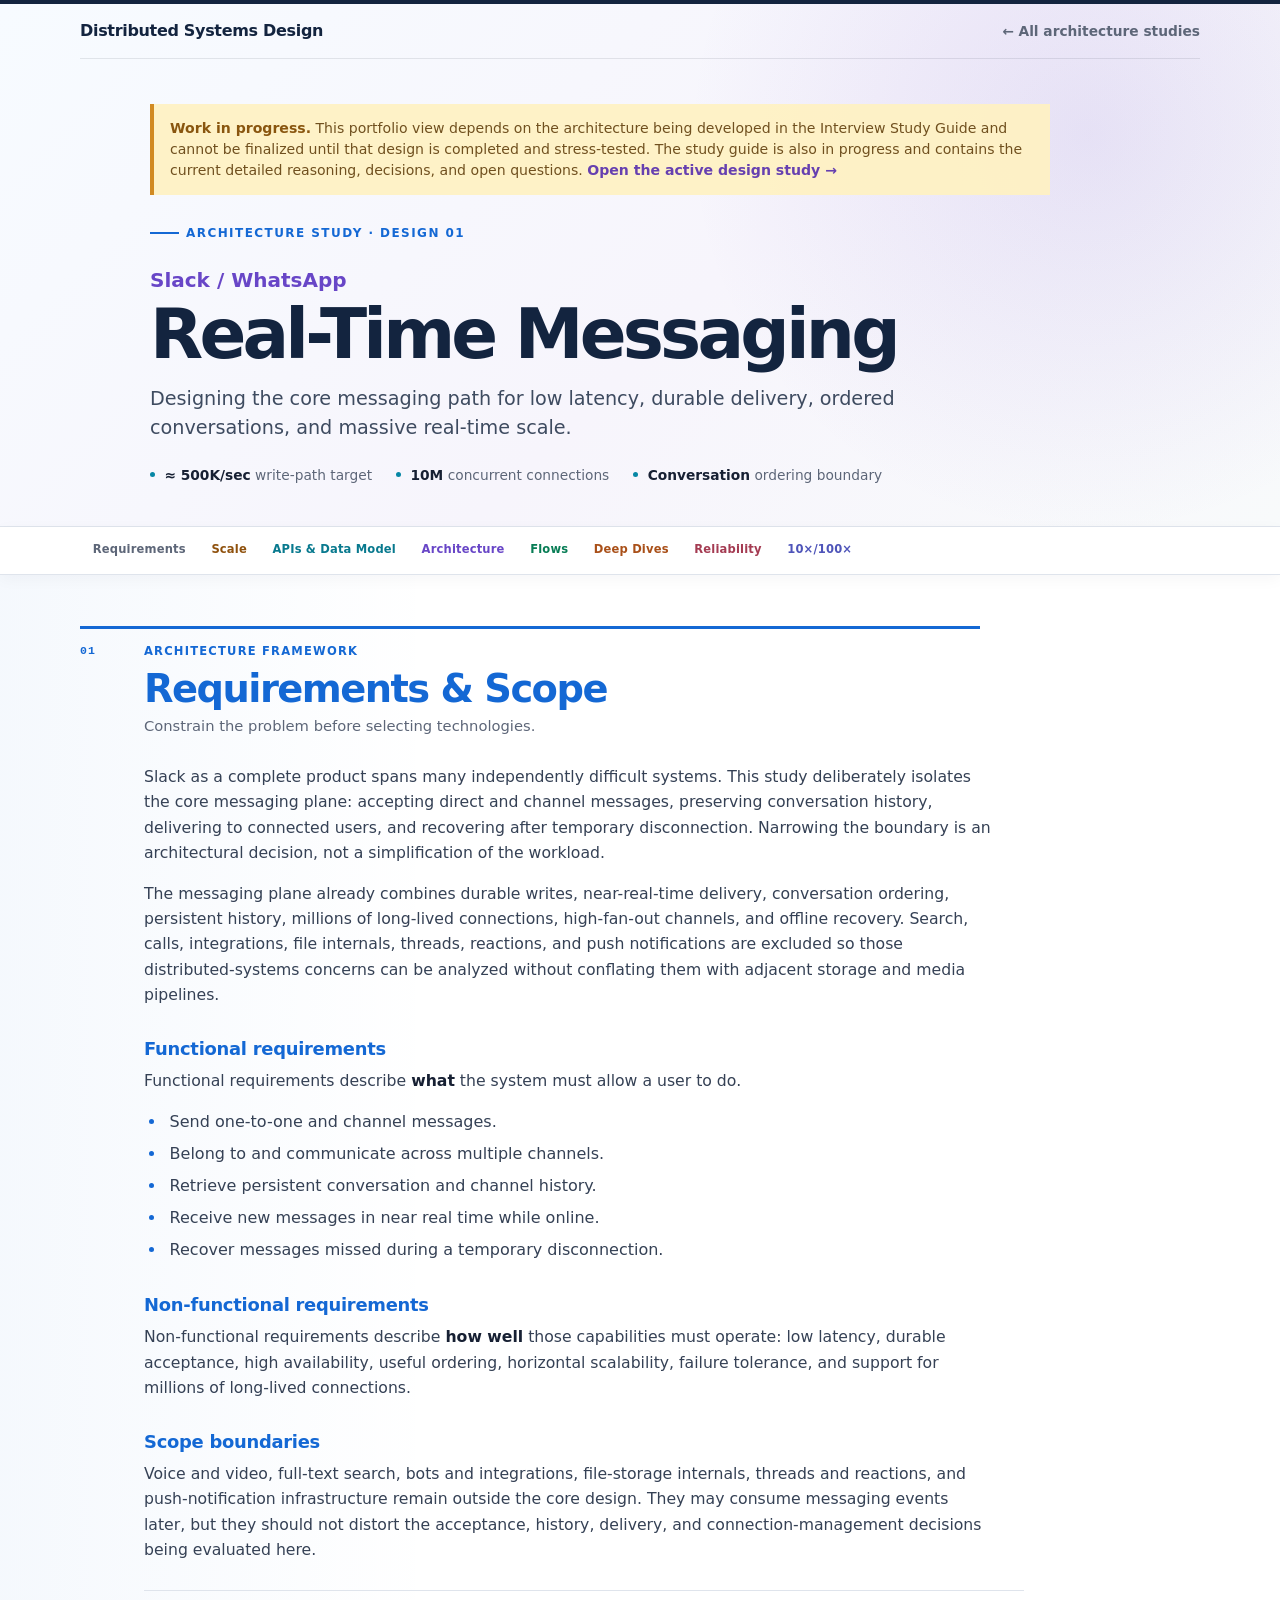
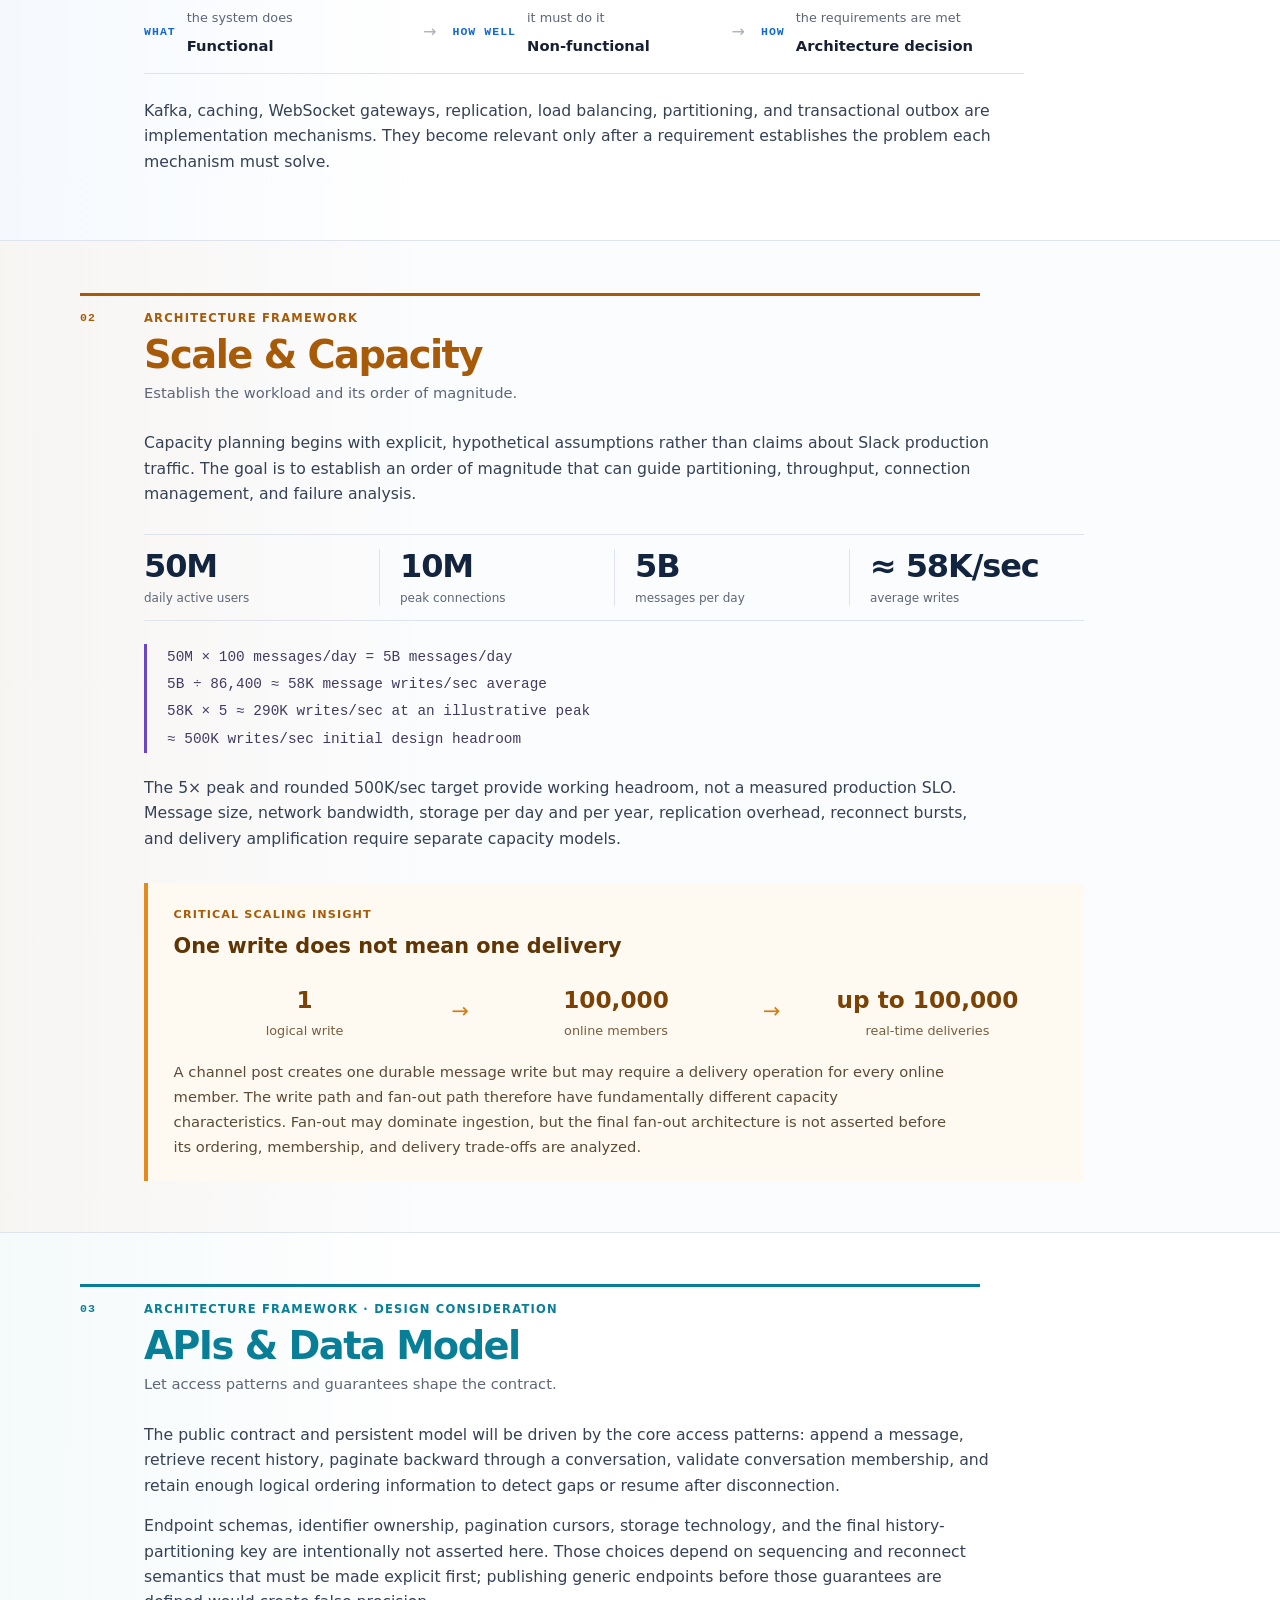
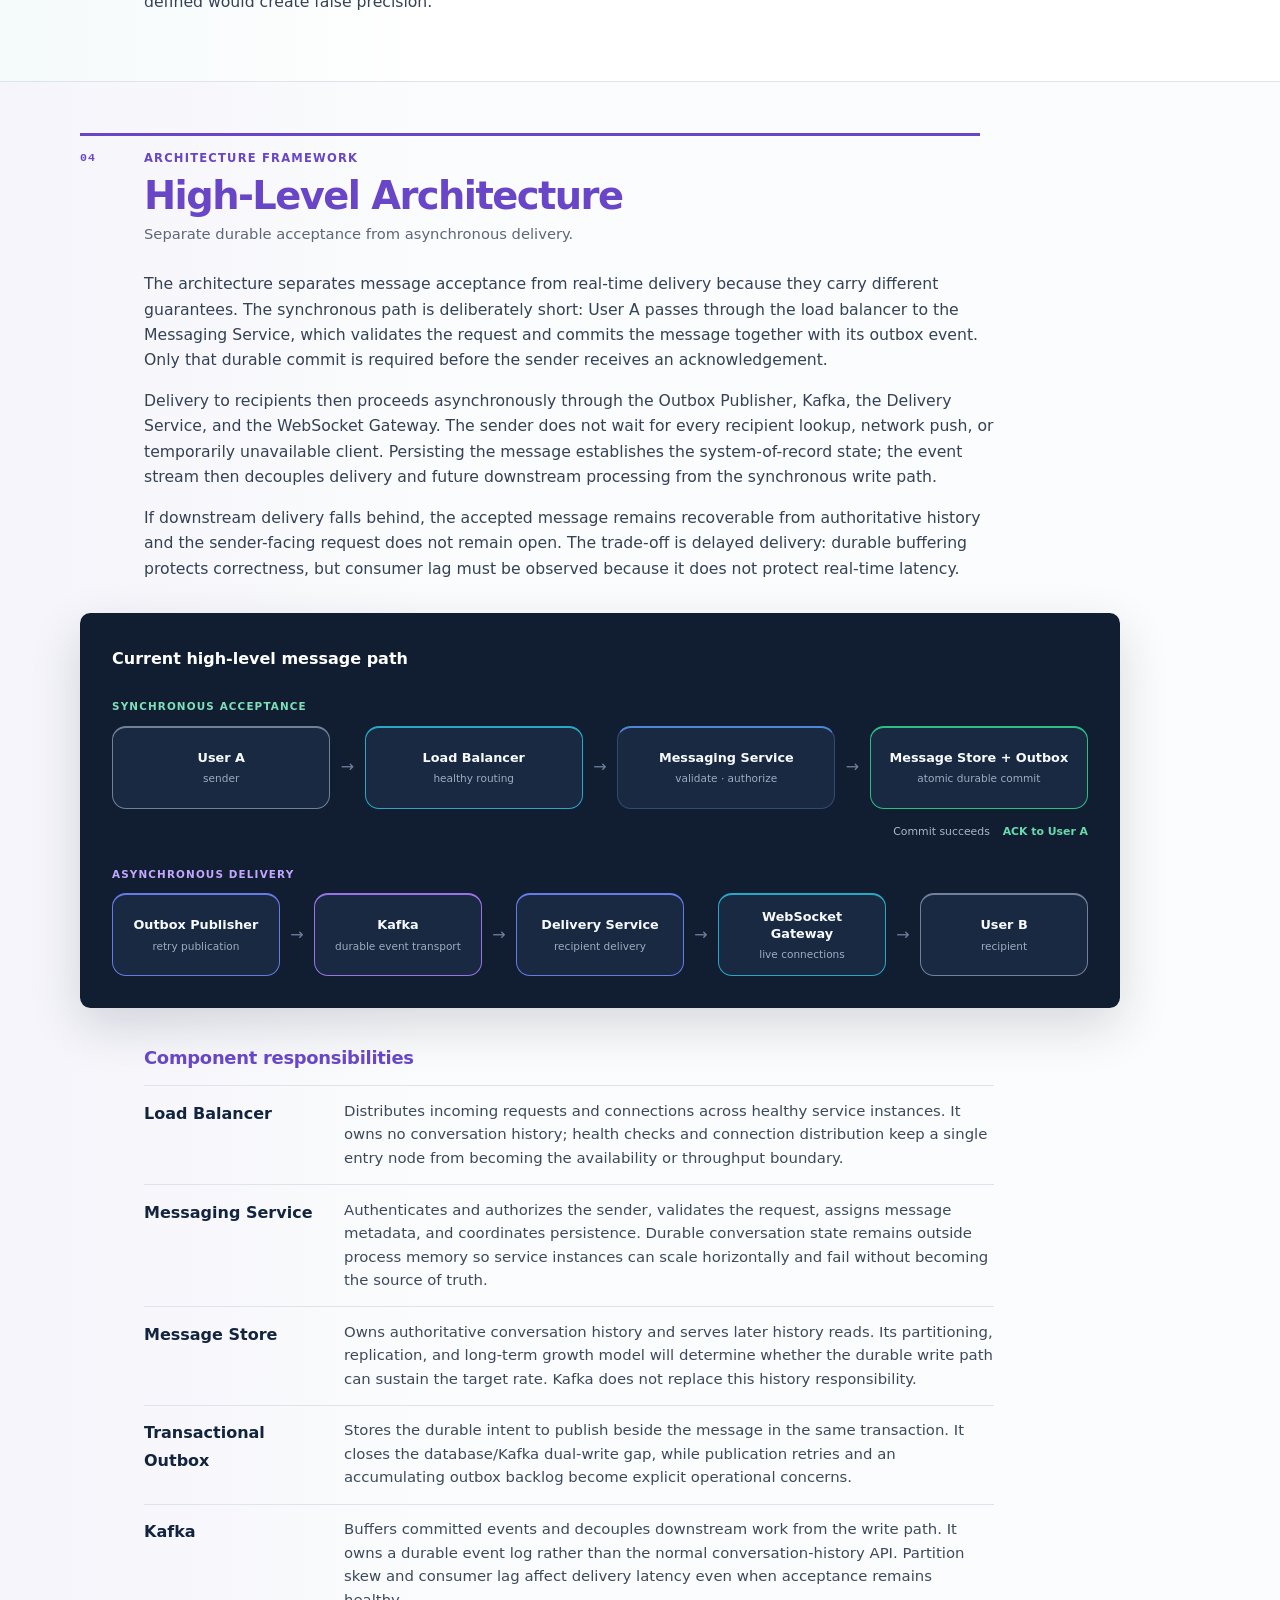
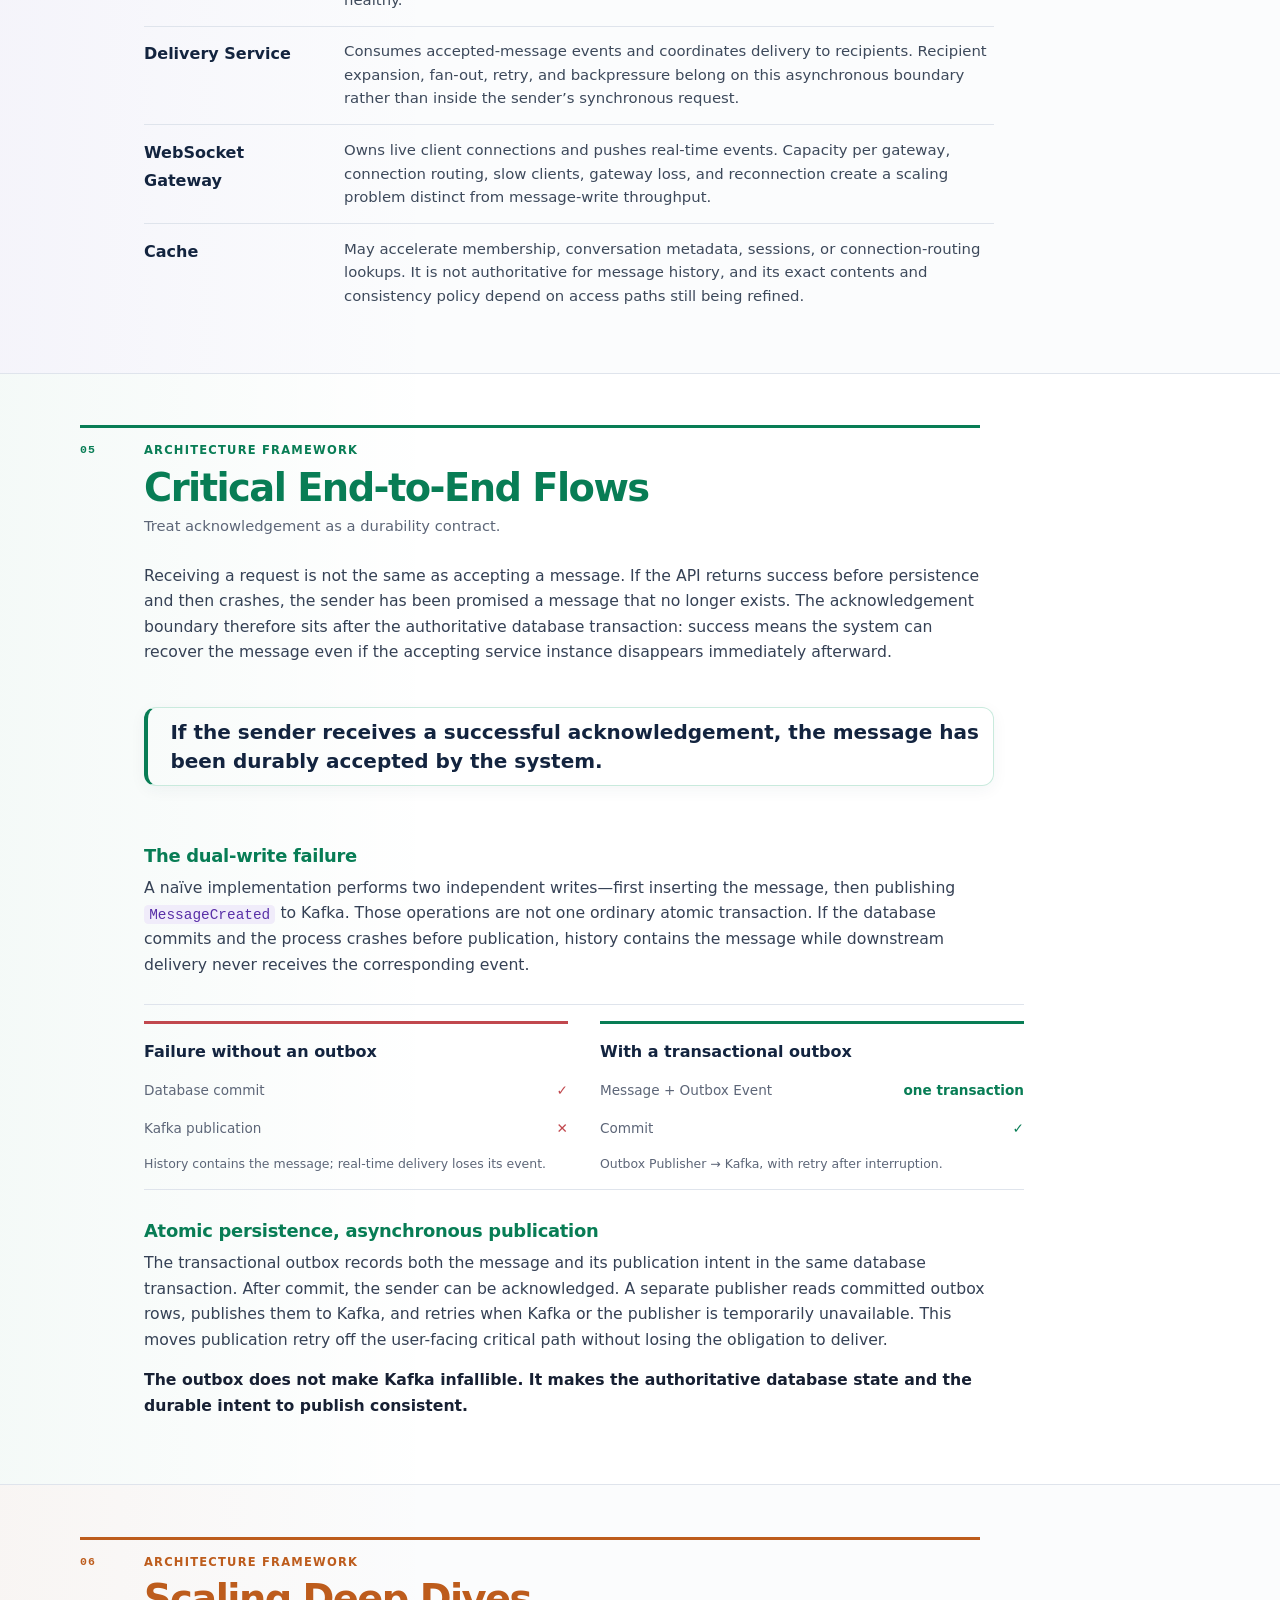
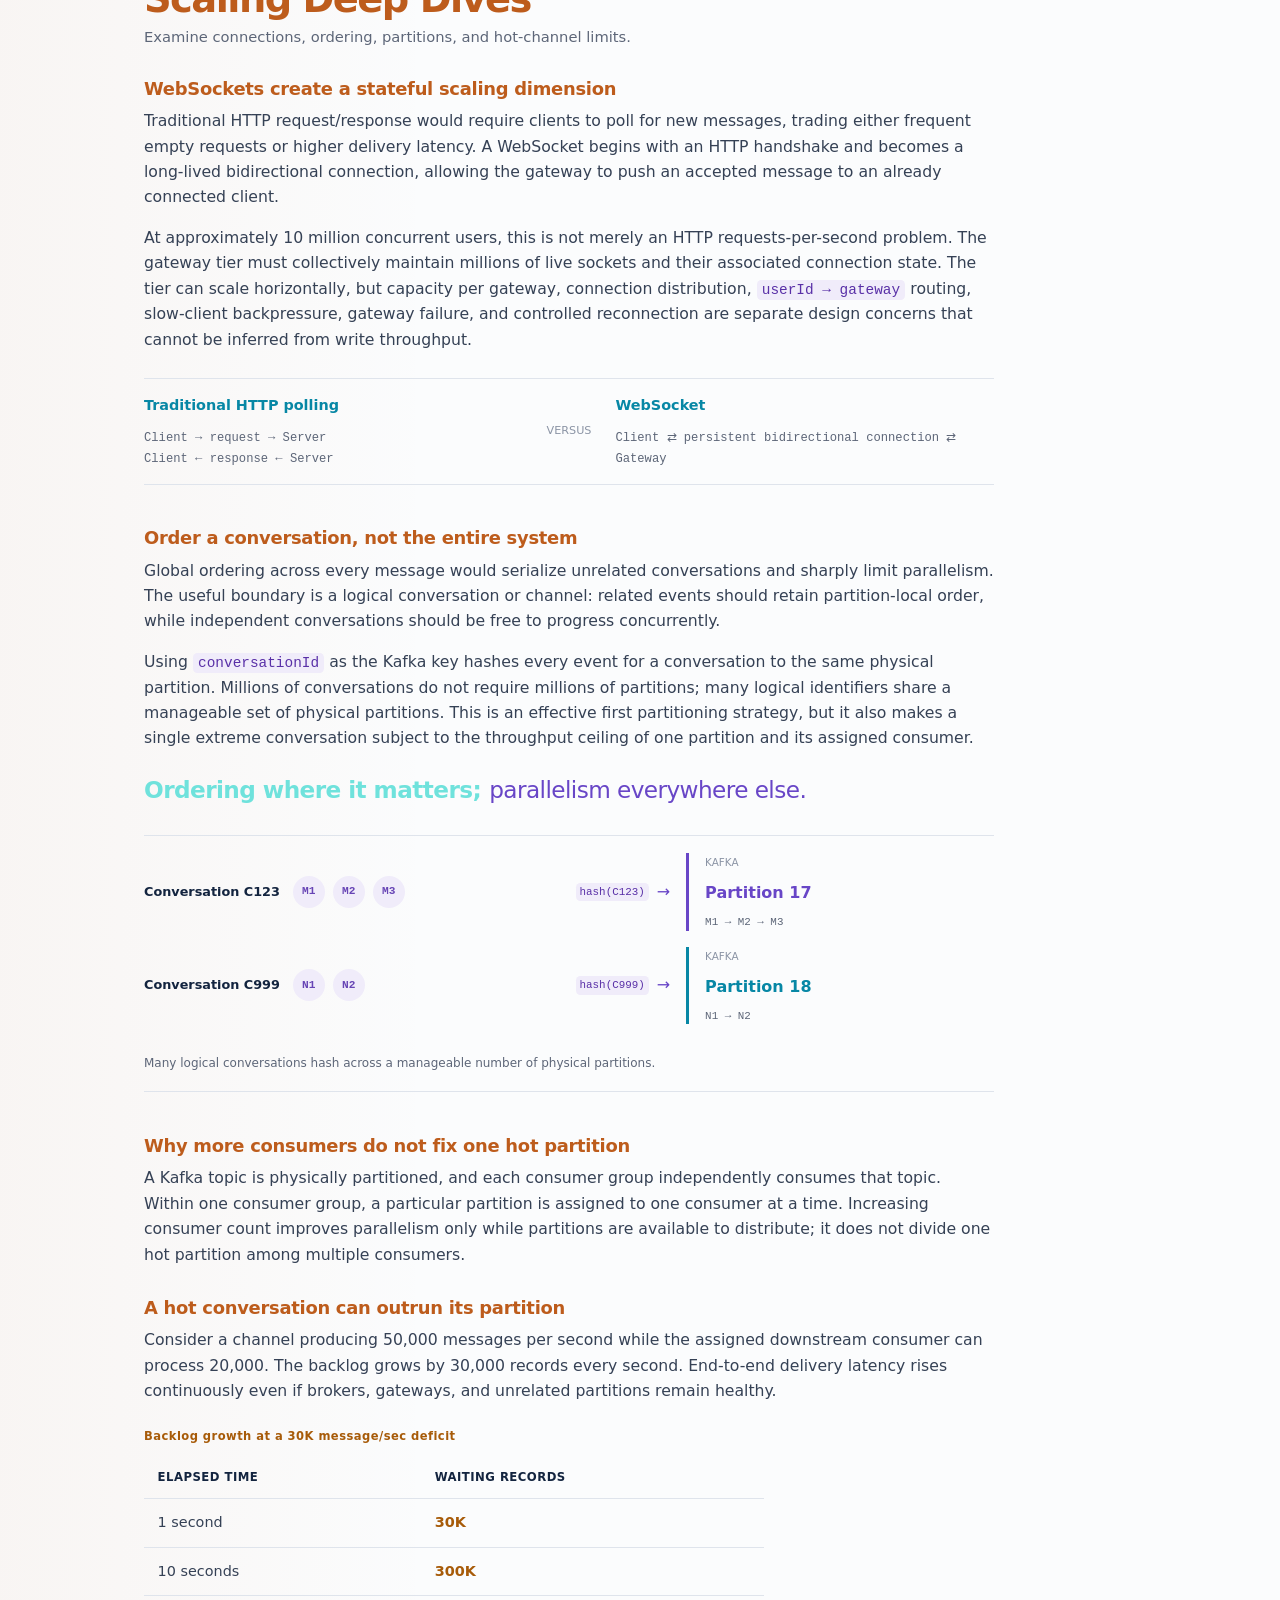
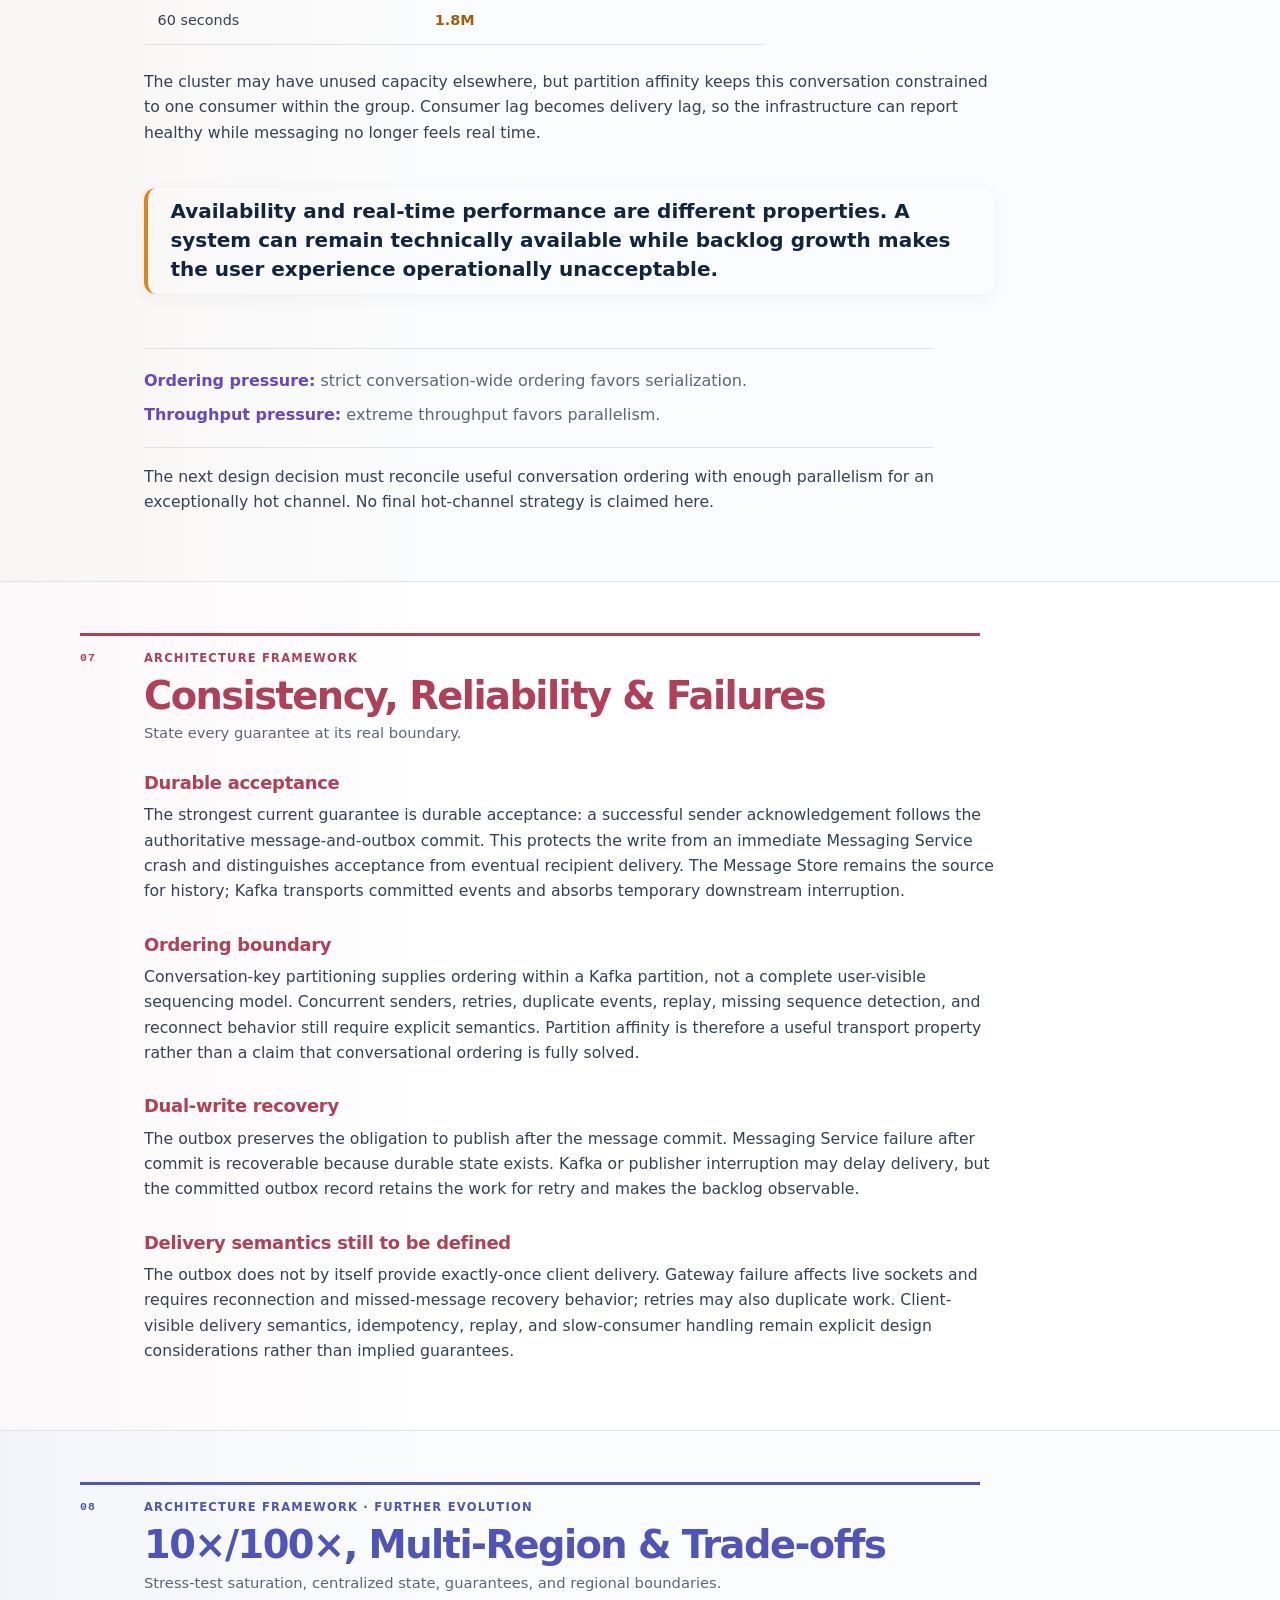
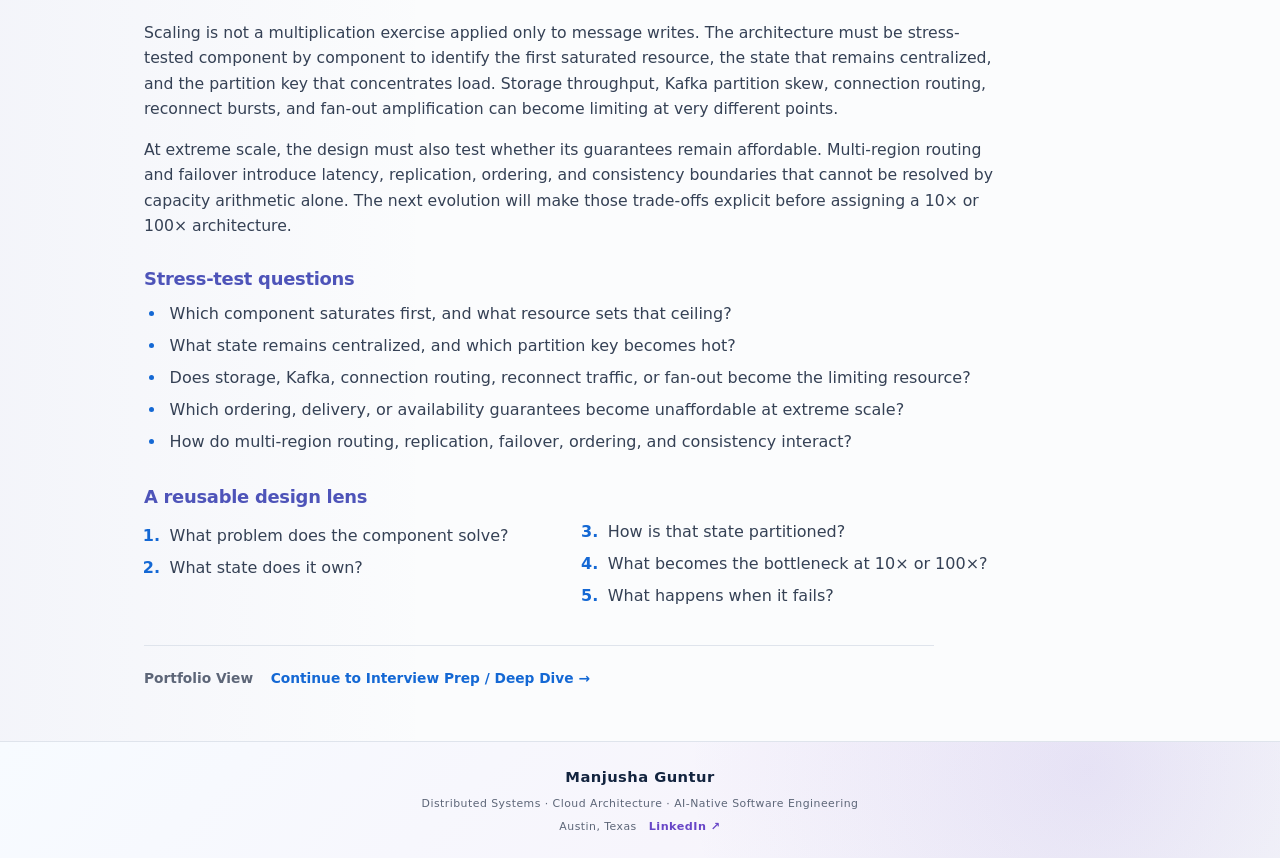
<file: docs/portfolio/slack.html>
<!doctype html>
<html lang="en">
  <head>
    <meta charset="utf-8">
    <meta name="viewport" content="width=device-width, initial-scale=1">
    <meta name="description" content="Principal-level architecture portfolio study of a scalable real-time messaging system.">
    <meta name="theme-color" content="#f7f8fb">
    <title>Real-Time Messaging — Portfolio View</title>
    <link rel="stylesheet" href="../styles.css">
    <link rel="stylesheet" href="../assets/css/portfolio-study.css">
  </head>
  <body class="portfolio-study">
    <a class="skip-link" href="#main-content">Skip to content</a>

    <header class="article-hero" id="top">
      <nav class="article-topbar article-shell" aria-label="Primary navigation">
        <a class="article-brand" href="../index.html">Distributed Systems Design</a>
        <a class="article-back" href="../index.html#systems">← All architecture studies</a>
      </nav>

      <div class="article-hero-content article-shell">
        <aside class="portfolio-wip-note"><strong>Work in progress.</strong> This portfolio view depends on the architecture being developed in the Interview Study Guide and cannot be finalized until that design is completed and stress-tested. The study guide is also in progress and contains the current detailed reasoning, decisions, and open questions. <a href="../interview/slack.html">Open the active design study →</a></aside>
        <div class="article-label">Architecture Study · Design 01</div>
        <p class="article-context">Slack / WhatsApp</p>
        <h1>Real-Time Messaging</h1>
        <p class="article-deck">Designing the core messaging path for low latency, durable delivery, ordered conversations, and massive real-time scale.</p>
        <div class="article-meta" aria-label="Current design dimensions">
          <span><strong>≈ 500K/sec</strong> write-path target</span>
          <span><strong>10M</strong> concurrent connections</span>
          <span><strong>Conversation</strong> ordering boundary</span>
        </div>
      </div>
    </header>

    <nav class="article-chapter-nav" aria-label="Architecture chapters">
      <div class="article-shell">
        <a href="#requirements">Requirements</a>
        <a href="#scale">Scale</a>
        <a href="#apis">APIs &amp; Data Model</a>
        <a href="#architecture">Architecture</a>
        <a href="#flows">Flows</a>
        <a href="#scaling">Deep Dives</a>
        <a href="#reliability">Reliability</a>
        <a href="#tradeoffs">10×/100×</a>
      </div>
    </nav>

    <main id="main-content" class="architecture-article">
      <section class="article-section" id="requirements" aria-labelledby="requirements-title">
        <div class="article-shell">
          <header class="section-heading">
            <span class="section-number">01</span>
            <div><p>Architecture framework</p><h2 id="requirements-title">Requirements &amp; Scope</h2><span class="section-summary">Constrain the problem before selecting technologies.</span></div>
          </header>

          <div class="article-copy">
            <p>Slack as a complete product spans many independently difficult systems. This study deliberately isolates the core messaging plane: accepting direct and channel messages, preserving conversation history, delivering to connected users, and recovering after temporary disconnection. Narrowing the boundary is an architectural decision, not a simplification of the workload.</p>
            <p>The messaging plane already combines durable writes, near-real-time delivery, conversation ordering, persistent history, millions of long-lived connections, high-fan-out channels, and offline recovery. Search, calls, integrations, file internals, threads, reactions, and push notifications are excluded so those distributed-systems concerns can be analyzed without conflating them with adjacent storage and media pipelines.</p>

            <h3>Functional requirements</h3>
            <p>Functional requirements describe <strong>what</strong> the system must allow a user to do.</p>
            <ul>
              <li>Send one-to-one and channel messages.</li>
              <li>Belong to and communicate across multiple channels.</li>
              <li>Retrieve persistent conversation and channel history.</li>
              <li>Receive new messages in near real time while online.</li>
              <li>Recover messages missed during a temporary disconnection.</li>
            </ul>

            <h3>Non-functional requirements</h3>
            <p>Non-functional requirements describe <strong>how well</strong> those capabilities must operate: low latency, durable acceptance, high availability, useful ordering, horizontal scalability, failure tolerance, and support for millions of long-lived connections.</p>

            <h3>Scope boundaries</h3>
            <p>Voice and video, full-text search, bots and integrations, file-storage internals, threads and reactions, and push-notification infrastructure remain outside the core design. They may consume messaging events later, but they should not distort the acceptance, history, delivery, and connection-management decisions being evaluated here.</p>
          </div>

          <div class="requirements-key" aria-label="Requirements reasoning distinction">
            <div><strong>WHAT</strong><span>the system does</span><b>Functional</b></div>
            <i aria-hidden="true">→</i>
            <div><strong>HOW WELL</strong><span>it must do it</span><b>Non-functional</b></div>
            <i aria-hidden="true">→</i>
            <div><strong>HOW</strong><span>the requirements are met</span><b>Architecture decision</b></div>
          </div>

          <div class="article-copy">
            <p>Kafka, caching, WebSocket gateways, replication, load balancing, partitioning, and transactional outbox are implementation mechanisms. They become relevant only after a requirement establishes the problem each mechanism must solve.</p>
          </div>
        </div>
      </section>

      <section class="article-section" id="scale" aria-labelledby="scale-title">
        <div class="article-shell">
          <header class="section-heading">
            <span class="section-number">02</span>
            <div><p>Architecture framework</p><h2 id="scale-title">Scale &amp; Capacity</h2><span class="section-summary">Establish the workload and its order of magnitude.</span></div>
          </header>

          <div class="article-copy">
            <p>Capacity planning begins with explicit, hypothetical assumptions rather than claims about Slack production traffic. The goal is to establish an order of magnitude that can guide partitioning, throughput, connection management, and failure analysis.</p>
          </div>

          <div class="metric-row" aria-label="Hypothetical capacity assumptions">
            <div><strong>50M</strong><span>daily active users</span></div>
            <div><strong>10M</strong><span>peak connections</span></div>
            <div><strong>5B</strong><span>messages per day</span></div>
            <div><strong>≈ 58K/sec</strong><span>average writes</span></div>
          </div>

          <div class="article-copy">
            <div class="calculation" aria-label="Capacity calculations">
              <code>50M × 100 messages/day = 5B messages/day</code>
              <code>5B ÷ 86,400 ≈ 58K message writes/sec average</code>
              <code>58K × 5 ≈ 290K writes/sec at an illustrative peak</code>
              <code>≈ 500K writes/sec initial design headroom</code>
            </div>
            <p>The 5× peak and rounded 500K/sec target provide working headroom, not a measured production SLO. Message size, network bandwidth, storage per day and per year, replication overhead, reconnect bursts, and delivery amplification require separate capacity models.</p>
          </div>

          <figure class="fanout-figure">
            <figcaption><span>Critical scaling insight</span><strong>One write does not mean one delivery</strong></figcaption>
            <div class="fanout-sequence" role="img" aria-label="One logical message write to one hundred thousand online channel members can produce up to one hundred thousand real-time deliveries">
              <div><strong>1</strong><span>logical write</span></div>
              <i aria-hidden="true">→</i>
              <div><strong>100,000</strong><span>online members</span></div>
              <i aria-hidden="true">→</i>
              <div><strong>up to 100,000</strong><span>real-time deliveries</span></div>
            </div>
            <p>A channel post creates one durable message write but may require a delivery operation for every online member. The write path and fan-out path therefore have fundamentally different capacity characteristics. Fan-out may dominate ingestion, but the final fan-out architecture is not asserted before its ordering, membership, and delivery trade-offs are analyzed.</p>
          </figure>
        </div>
      </section>

      <section class="article-section article-section-compact" id="apis" aria-labelledby="apis-title">
        <div class="article-shell">
          <header class="section-heading">
            <span class="section-number">03</span>
            <div><p>Architecture framework · Design consideration</p><h2 id="apis-title">APIs &amp; Data Model</h2><span class="section-summary">Let access patterns and guarantees shape the contract.</span></div>
          </header>

          <div class="article-copy">
            <p>The public contract and persistent model will be driven by the core access patterns: append a message, retrieve recent history, paginate backward through a conversation, validate conversation membership, and retain enough logical ordering information to detect gaps or resume after disconnection.</p>
            <p>Endpoint schemas, identifier ownership, pagination cursors, storage technology, and the final history-partitioning key are intentionally not asserted here. Those choices depend on sequencing and reconnect semantics that must be made explicit first; publishing generic endpoints before those guarantees are defined would create false precision.</p>
          </div>
        </div>
      </section>

      <section class="article-section" id="architecture" aria-labelledby="architecture-title">
        <div class="article-shell">
          <header class="section-heading">
            <span class="section-number">04</span>
            <div><p>Architecture framework</p><h2 id="architecture-title">High-Level Architecture</h2><span class="section-summary">Separate durable acceptance from asynchronous delivery.</span></div>
          </header>

          <div class="article-copy">
            <p>The architecture separates message acceptance from real-time delivery because they carry different guarantees. The synchronous path is deliberately short: User A passes through the load balancer to the Messaging Service, which validates the request and commits the message together with its outbox event. Only that durable commit is required before the sender receives an acknowledgement.</p>
            <p>Delivery to recipients then proceeds asynchronously through the Outbox Publisher, Kafka, the Delivery Service, and the WebSocket Gateway. The sender does not wait for every recipient lookup, network push, or temporarily unavailable client. Persisting the message establishes the system-of-record state; the event stream then decouples delivery and future downstream processing from the synchronous write path.</p>
            <p>If downstream delivery falls behind, the accepted message remains recoverable from authoritative history and the sender-facing request does not remain open. The trade-off is delayed delivery: durable buffering protects correctness, but consumer lag must be observed because it does not protect real-time latency.</p>
          </div>

          <figure class="architecture-figure">
            <figcaption>Current high-level message path</figcaption>
            <div class="architecture-lane architecture-lane-sync"><span>Synchronous acceptance</span></div>
            <div class="architecture-flow" role="img" aria-label="User A through load balancer and messaging service to message store and transactional outbox, followed by acknowledgement">
              <div class="diagram-node node-client"><b>User A</b><small>sender</small></div><i>→</i>
              <div class="diagram-node node-network"><b>Load Balancer</b><small>healthy routing</small></div><i>→</i>
              <div class="diagram-node node-api"><b>Messaging Service</b><small>validate · authorize</small></div><i>→</i>
              <div class="diagram-node node-durable"><b>Message Store + Outbox</b><small>atomic durable commit</small></div>
            </div>
            <div class="ack-line"><span>Commit succeeds</span><b>ACK to User A</b></div>
            <div class="architecture-lane architecture-lane-async"><span>Asynchronous delivery</span></div>
            <div class="architecture-flow architecture-flow-async" role="img" aria-label="Outbox publisher through Kafka and delivery service to WebSocket gateway and User B">
              <div class="diagram-node node-publisher"><b>Outbox Publisher</b><small>retry publication</small></div><i>→</i>
              <div class="diagram-node node-kafka"><b>Kafka</b><small>durable event transport</small></div><i>→</i>
              <div class="diagram-node node-delivery"><b>Delivery Service</b><small>recipient delivery</small></div><i>→</i>
              <div class="diagram-node node-network"><b>WebSocket Gateway</b><small>live connections</small></div><i>→</i>
              <div class="diagram-node node-client"><b>User B</b><small>recipient</small></div>
            </div>
          </figure>

          <div class="component-prose">
            <h3>Component responsibilities</h3>
            <dl>
              <div><dt>Load Balancer</dt><dd>Distributes incoming requests and connections across healthy service instances. It owns no conversation history; health checks and connection distribution keep a single entry node from becoming the availability or throughput boundary.</dd></div>
              <div><dt>Messaging Service</dt><dd>Authenticates and authorizes the sender, validates the request, assigns message metadata, and coordinates persistence. Durable conversation state remains outside process memory so service instances can scale horizontally and fail without becoming the source of truth.</dd></div>
              <div><dt>Message Store</dt><dd>Owns authoritative conversation history and serves later history reads. Its partitioning, replication, and long-term growth model will determine whether the durable write path can sustain the target rate. Kafka does not replace this history responsibility.</dd></div>
              <div><dt>Transactional Outbox</dt><dd>Stores the durable intent to publish beside the message in the same transaction. It closes the database/Kafka dual-write gap, while publication retries and an accumulating outbox backlog become explicit operational concerns.</dd></div>
              <div><dt>Kafka</dt><dd>Buffers committed events and decouples downstream work from the write path. It owns a durable event log rather than the normal conversation-history API. Partition skew and consumer lag affect delivery latency even when acceptance remains healthy.</dd></div>
              <div><dt>Delivery Service</dt><dd>Consumes accepted-message events and coordinates delivery to recipients. Recipient expansion, fan-out, retry, and backpressure belong on this asynchronous boundary rather than inside the sender’s synchronous request.</dd></div>
              <div><dt>WebSocket Gateway</dt><dd>Owns live client connections and pushes real-time events. Capacity per gateway, connection routing, slow clients, gateway loss, and reconnection create a scaling problem distinct from message-write throughput.</dd></div>
              <div><dt>Cache</dt><dd>May accelerate membership, conversation metadata, sessions, or connection-routing lookups. It is not authoritative for message history, and its exact contents and consistency policy depend on access paths still being refined.</dd></div>
            </dl>
          </div>
        </div>
      </section>

      <section class="article-section" id="flows" aria-labelledby="flows-title">
        <div class="article-shell">
          <header class="section-heading">
            <span class="section-number">05</span>
            <div><p>Architecture framework</p><h2 id="flows-title">Critical End-to-End Flows</h2><span class="section-summary">Treat acknowledgement as a durability contract.</span></div>
          </header>

          <div class="article-copy">
            <p>Receiving a request is not the same as accepting a message. If the API returns success before persistence and then crashes, the sender has been promised a message that no longer exists. The acknowledgement boundary therefore sits after the authoritative database transaction: success means the system can recover the message even if the accepting service instance disappears immediately afterward.</p>
          </div>

          <blockquote class="principle principle-green">If the sender receives a successful acknowledgement, the message has been durably accepted by the system.</blockquote>

          <div class="article-copy">
            <h3>The dual-write failure</h3>
            <p>A naïve implementation performs two independent writes—first inserting the message, then publishing <code>MessageCreated</code> to Kafka. Those operations are not one ordinary atomic transaction. If the database commits and the process crashes before publication, history contains the message while downstream delivery never receives the corresponding event.</p>
          </div>

          <figure class="outbox-comparison">
            <div class="outbox-failure">
              <strong>Failure without an outbox</strong>
              <p><span>Database commit</span><b>✓</b></p>
              <p><span>Kafka publication</span><b>✕</b></p>
              <small>History contains the message; real-time delivery loses its event.</small>
            </div>
            <div class="outbox-success">
              <strong>With a transactional outbox</strong>
              <p><span>Message + Outbox Event</span><b>one transaction</b></p>
              <p><span>Commit</span><b>✓</b></p>
              <small>Outbox Publisher → Kafka, with retry after interruption.</small>
            </div>
          </figure>

          <div class="article-copy">
            <h3>Atomic persistence, asynchronous publication</h3>
            <p>The transactional outbox records both the message and its publication intent in the same database transaction. After commit, the sender can be acknowledged. A separate publisher reads committed outbox rows, publishes them to Kafka, and retries when Kafka or the publisher is temporarily unavailable. This moves publication retry off the user-facing critical path without losing the obligation to deliver.</p>
            <p><strong>The outbox does not make Kafka infallible. It makes the authoritative database state and the durable intent to publish consistent.</strong></p>
          </div>
        </div>
      </section>

      <section class="article-section" id="scaling" aria-labelledby="scaling-title">
        <div class="article-shell">
          <header class="section-heading">
            <span class="section-number">06</span>
            <div><p>Architecture framework</p><h2 id="scaling-title">Scaling Deep Dives</h2><span class="section-summary">Examine connections, ordering, partitions, and hot-channel limits.</span></div>
          </header>

          <div class="article-copy">
            <h3>WebSockets create a stateful scaling dimension</h3>
            <p>Traditional HTTP request/response would require clients to poll for new messages, trading either frequent empty requests or higher delivery latency. A WebSocket begins with an HTTP handshake and becomes a long-lived bidirectional connection, allowing the gateway to push an accepted message to an already connected client.</p>
            <p>At approximately 10 million concurrent users, this is not merely an HTTP requests-per-second problem. The gateway tier must collectively maintain millions of live sockets and their associated connection state. The tier can scale horizontally, but capacity per gateway, connection distribution, <code>userId → gateway</code> routing, slow-client backpressure, gateway failure, and controlled reconnection are separate design concerns that cannot be inferred from write throughput.</p>
          </div>

          <figure class="protocol-figure">
            <div><strong>Traditional HTTP polling</strong><span>Client → request → Server</span><span>Client ← response ← Server</span></div>
            <i aria-hidden="true">versus</i>
            <div><strong>WebSocket</strong><span>Client ⇄ persistent bidirectional connection ⇄ Gateway</span></div>
          </figure>

          <div class="article-copy">
            <h3>Order a conversation, not the entire system</h3>
            <p>Global ordering across every message would serialize unrelated conversations and sharply limit parallelism. The useful boundary is a logical conversation or channel: related events should retain partition-local order, while independent conversations should be free to progress concurrently.</p>
            <p>Using <code>conversationId</code> as the Kafka key hashes every event for a conversation to the same physical partition. Millions of conversations do not require millions of partitions; many logical identifiers share a manageable set of physical partitions. This is an effective first partitioning strategy, but it also makes a single extreme conversation subject to the throughput ceiling of one partition and its assigned consumer.</p>
          </div>

          <p class="ordering-principle"><strong>Ordering where it matters;</strong> parallelism everywhere else.</p>

          <figure class="partition-figure">
            <div class="conversation-stream"><strong>Conversation C123</strong><span>M1</span><span>M2</span><span>M3</span></div>
            <div class="hash-step"><code>hash(C123)</code><i>→</i></div>
            <div class="partition-node"><small>Kafka</small><strong>Partition 17</strong><span>M1 → M2 → M3</span></div>
            <div class="conversation-stream"><strong>Conversation C999</strong><span>N1</span><span>N2</span></div>
            <div class="hash-step"><code>hash(C999)</code><i>→</i></div>
            <div class="partition-node partition-node-alt"><small>Kafka</small><strong>Partition 18</strong><span>N1 → N2</span></div>
            <figcaption>Many logical conversations hash across a manageable number of physical partitions.</figcaption>
          </figure>

          <div class="article-copy">
            <h3>Why more consumers do not fix one hot partition</h3>
            <p>A Kafka topic is physically partitioned, and each consumer group independently consumes that topic. Within one consumer group, a particular partition is assigned to one consumer at a time. Increasing consumer count improves parallelism only while partitions are available to distribute; it does not divide one hot partition among multiple consumers.</p>

            <h3>A hot conversation can outrun its partition</h3>
            <p>Consider a channel producing 50,000 messages per second while the assigned downstream consumer can process 20,000. The backlog grows by 30,000 records every second. End-to-end delivery latency rises continuously even if brokers, gateways, and unrelated partitions remain healthy.</p>
          </div>

          <table class="lag-table">
            <caption>Backlog growth at a 30K message/sec deficit</caption>
            <thead><tr><th scope="col">Elapsed time</th><th scope="col">Waiting records</th></tr></thead>
            <tbody><tr><td>1 second</td><td>30K</td></tr><tr><td>10 seconds</td><td>300K</td></tr><tr><td>60 seconds</td><td>1.8M</td></tr></tbody>
          </table>

          <div class="article-copy">
            <p>The cluster may have unused capacity elsewhere, but partition affinity keeps this conversation constrained to one consumer within the group. Consumer lag becomes delivery lag, so the infrastructure can report healthy while messaging no longer feels real time.</p>
          </div>

          <blockquote class="principle principle-amber">Availability and real-time performance are different properties. A system can remain technically available while backlog growth makes the user experience operationally unacceptable.</blockquote>

          <div class="architecture-tension">
            <p><strong>Ordering pressure:</strong> strict conversation-wide ordering favors serialization.</p>
            <p><strong>Throughput pressure:</strong> extreme throughput favors parallelism.</p>
          </div>
          <div class="article-copy">
            <p>The next design decision must reconcile useful conversation ordering with enough parallelism for an exceptionally hot channel. No final hot-channel strategy is claimed here.</p>
          </div>
        </div>
      </section>

      <section class="article-section" id="reliability" aria-labelledby="reliability-title">
        <div class="article-shell">
          <header class="section-heading">
            <span class="section-number">07</span>
            <div><p>Architecture framework</p><h2 id="reliability-title">Consistency, Reliability &amp; Failures</h2><span class="section-summary">State every guarantee at its real boundary.</span></div>
          </header>

          <div class="article-copy reasoning-sections">
            <h3>Durable acceptance</h3>
            <p>The strongest current guarantee is durable acceptance: a successful sender acknowledgement follows the authoritative message-and-outbox commit. This protects the write from an immediate Messaging Service crash and distinguishes acceptance from eventual recipient delivery. The Message Store remains the source for history; Kafka transports committed events and absorbs temporary downstream interruption.</p>

            <h3>Ordering boundary</h3>
            <p>Conversation-key partitioning supplies ordering within a Kafka partition, not a complete user-visible sequencing model. Concurrent senders, retries, duplicate events, replay, missing sequence detection, and reconnect behavior still require explicit semantics. Partition affinity is therefore a useful transport property rather than a claim that conversational ordering is fully solved.</p>

            <h3>Dual-write recovery</h3>
            <p>The outbox preserves the obligation to publish after the message commit. Messaging Service failure after commit is recoverable because durable state exists. Kafka or publisher interruption may delay delivery, but the committed outbox record retains the work for retry and makes the backlog observable.</p>

            <h3>Delivery semantics still to be defined</h3>
            <p>The outbox does not by itself provide exactly-once client delivery. Gateway failure affects live sockets and requires reconnection and missed-message recovery behavior; retries may also duplicate work. Client-visible delivery semantics, idempotency, replay, and slow-consumer handling remain explicit design considerations rather than implied guarantees.</p>
          </div>
        </div>
      </section>

      <section class="article-section" id="tradeoffs" aria-labelledby="tradeoffs-title">
        <div class="article-shell">
          <header class="section-heading">
            <span class="section-number">08</span>
            <div><p>Architecture framework · Further evolution</p><h2 id="tradeoffs-title">10×/100×, Multi-Region &amp; Trade-offs</h2><span class="section-summary">Stress-test saturation, centralized state, guarantees, and regional boundaries.</span></div>
          </header>

          <div class="article-copy">
            <p>Scaling is not a multiplication exercise applied only to message writes. The architecture must be stress-tested component by component to identify the first saturated resource, the state that remains centralized, and the partition key that concentrates load. Storage throughput, Kafka partition skew, connection routing, reconnect bursts, and fan-out amplification can become limiting at very different points.</p>
            <p>At extreme scale, the design must also test whether its guarantees remain affordable. Multi-region routing and failover introduce latency, replication, ordering, and consistency boundaries that cannot be resolved by capacity arithmetic alone. The next evolution will make those trade-offs explicit before assigning a 10× or 100× architecture.</p>

            <h3>Stress-test questions</h3>
            <ul>
              <li>Which component saturates first, and what resource sets that ceiling?</li>
              <li>What state remains centralized, and which partition key becomes hot?</li>
              <li>Does storage, Kafka, connection routing, reconnect traffic, or fan-out become the limiting resource?</li>
              <li>Which ordering, delivery, or availability guarantees become unaffordable at extreme scale?</li>
              <li>How do multi-region routing, replication, failover, ordering, and consistency interact?</li>
            </ul>

            <h3>A reusable design lens</h3>
            <ol class="design-lens">
              <li>What problem does the component solve?</li>
              <li>What state does it own?</li>
              <li>How is that state partitioned?</li>
              <li>What becomes the bottleneck at 10× or 100×?</li>
              <li>What happens when it fails?</li>
            </ol>
          </div>

          <nav class="article-view-nav article-view-nav-bottom" aria-label="Slack design views">
            <span aria-current="page">Portfolio View</span>
            <a href="../interview/slack.html">Continue to Interview Prep / Deep Dive →</a>
          </nav>
        </div>
      </section>
    </main>

    <footer class="site-footer identity-footer">
      <div class="container">
        <div class="footer-author">
          <strong>Manjusha Guntur</strong>
          <span>Distributed Systems · Cloud Architecture · AI-Native Software Engineering</span>
          <div><span>Austin, Texas</span><a href="https://www.linkedin.com/in/mgm09/" target="_blank" rel="noopener noreferrer">LinkedIn ↗</a></div>
        </div>
      </div>
    </footer>
  </body>
</html>
</file>
<file: docs/styles.css>
/*
 * Distributed Systems Design
 * Shared visual foundation for the landing page and future architecture studies.
 */

:root {
  --ink-950: #071126;
  --ink-900: #0b1630;
  --ink-800: #132342;
  --ink-700: #243755;
  --ink-600: #465977;
  --ink-500: #65738c;
  --surface: #ffffff;
  --surface-soft: #f5f7fc;
  --line: #dfe5f1;
  --blue: #307cff;
  --violet: #7c4dff;
  --cyan: #00a9d6;
  --teal: #00a68e;
  --green: #16a56a;
  --orange: #e87818;
  --magenta: #d43ba6;
  --indigo: #5865e8;
  --rose: #e34b6f;
  --purple: #904be8;
  --radius-sm: 10px;
  --radius-md: 18px;
  --radius-lg: 28px;
  --shadow-sm: 0 8px 25px rgb(20 38 72 / 8%);
  --shadow-md: 0 20px 50px rgb(21 38 70 / 12%);
  --container: 1180px;
  --font-sans: Inter, ui-sans-serif, -apple-system, BlinkMacSystemFont, "Segoe UI", sans-serif;
}

*,
*::before,
*::after {
  box-sizing: border-box;
}

html {
  scroll-behavior: smooth;
}

body {
  margin: 0;
  color: var(--ink-800);
  background: var(--surface);
  font-family: var(--font-sans);
  font-size: 16px;
  line-height: 1.6;
  -webkit-font-smoothing: antialiased;
}

a {
  color: inherit;
}

.container {
  width: min(calc(100% - 40px), var(--container));
  margin-inline: auto;
}

.skip-link {
  position: fixed;
  z-index: 100;
  top: 12px;
  left: 12px;
  padding: 10px 16px;
  border-radius: 8px;
  color: var(--ink-950);
  background: #fff;
  font-weight: 700;
  transform: translateY(-160%);
  transition: transform 160ms ease;
}

.skip-link:focus {
  transform: translateY(0);
}

.hero {
  position: relative;
  min-height: 720px;
  overflow: hidden;
  color: #fff;
  background:
    radial-gradient(circle at 81% 25%, rgb(73 92 255 / 24%), transparent 28%),
    radial-gradient(circle at 10% 105%, rgb(0 189 181 / 14%), transparent 36%),
    linear-gradient(132deg, #071126 0%, #0b1630 48%, #101536 100%);
}

.hero::before {
  position: absolute;
  inset: 0;
  content: "";
  opacity: 0.2;
  background-image:
    linear-gradient(rgb(255 255 255 / 8%) 1px, transparent 1px),
    linear-gradient(90deg, rgb(255 255 255 / 8%) 1px, transparent 1px);
  background-size: 54px 54px;
  mask-image: linear-gradient(to bottom, black, transparent 85%);
}

.site-nav {
  position: relative;
  z-index: 5;
  display: flex;
  align-items: center;
  justify-content: space-between;
  min-height: 82px;
  border-bottom: 1px solid rgb(255 255 255 / 11%);
}

.brand {
  display: inline-flex;
  gap: 11px;
  align-items: center;
  color: #fff;
  font-size: 0.94rem;
  font-weight: 750;
  letter-spacing: 0.03em;
  text-decoration: none;
}

.brand-accent {
  color: #64e5e0;
}

.brand-mark {
  position: relative;
  display: grid;
  width: 28px;
  height: 28px;
  place-items: center;
  border: 1px solid rgb(109 229 224 / 45%);
  border-radius: 8px;
  background: rgb(73 92 255 / 14%);
}

.brand-mark span {
  position: absolute;
  width: 4px;
  height: 4px;
  border-radius: 50%;
  background: #68e9e0;
  box-shadow: 0 0 9px #68e9e0;
}

.brand-mark span:first-child { transform: translate(-7px, 5px); }
.brand-mark span:nth-child(2) { transform: translate(0, -6px); }
.brand-mark span:last-child { transform: translate(7px, 5px); }

.nav-links {
  display: flex;
  gap: 30px;
  color: #bdc9df;
  font-size: 0.84rem;
  font-weight: 650;
}

.nav-links a {
  text-decoration: none;
  transition: color 160ms ease;
}

.nav-links a:hover,
.nav-links a:focus-visible {
  color: #fff;
}

.hero-grid {
  position: relative;
  z-index: 2;
  display: grid;
  grid-template-columns: minmax(0, 1.05fr) minmax(420px, 0.95fr);
  gap: 60px;
  align-items: center;
  min-height: 620px;
  padding-block: 66px 82px;
}

.eyebrow,
.section-kicker {
  margin: 0 0 16px;
  color: #75e6df;
  font-size: 0.73rem;
  font-weight: 800;
  letter-spacing: 0.17em;
  text-transform: uppercase;
}

.eyebrow {
  display: flex;
  gap: 9px;
  align-items: center;
}

.eyebrow-dot {
  width: 7px;
  height: 7px;
  border-radius: 50%;
  background: #64e5e0;
  box-shadow: 0 0 0 5px rgb(100 229 224 / 12%), 0 0 18px #64e5e0;
}

.hero h1 {
  max-width: 720px;
  margin: 0;
  color: #fff;
  font-size: clamp(3.25rem, 6vw, 6.4rem);
  font-weight: 790;
  letter-spacing: -0.06em;
  line-height: 0.91;
}

.hero h1 span {
  color: transparent;
  background: linear-gradient(100deg, #7be5e1, #7ea5ff 48%, #b687ff);
  background-clip: text;
  -webkit-background-clip: text;
}

.hero-subtitle {
  max-width: 680px;
  margin: 30px 0 0;
  color: #e5ebf6;
  font-size: clamp(1.05rem, 1.5vw, 1.26rem);
  font-weight: 510;
  line-height: 1.55;
}

.hero-intro {
  max-width: 660px;
  margin: 18px 0 0;
  color: #9facbf;
  font-size: 0.95rem;
  line-height: 1.72;
}

.hero-pillars {
  display: flex;
  flex-wrap: wrap;
  gap: 12px;
  align-items: center;
  margin-top: 30px;
  color: #dbe5f5;
  font-family: ui-monospace, SFMono-Regular, Menlo, Consolas, monospace;
  font-size: 0.72rem;
  font-weight: 700;
  letter-spacing: 0.1em;
  text-transform: uppercase;
}

.hero-pillars i {
  width: 3px;
  height: 3px;
  border-radius: 50%;
  background: #6ce4df;
  box-shadow: 0 0 7px #6ce4df;
}

.system-map {
  position: relative;
  width: min(100%, 540px);
  aspect-ratio: 1.12;
  justify-self: end;
}

.map-glow {
  position: absolute;
  inset: 22%;
  border-radius: 50%;
  background: rgb(97 89 255 / 25%);
  filter: blur(45px);
}

.orbit {
  position: absolute;
  inset: 14%;
  border: 1px solid rgb(129 155 255 / 20%);
  border-radius: 50%;
  transform: rotate(-15deg);
}

.orbit-two {
  inset: 27%;
  border-color: rgb(95 225 217 / 20%);
  transform: rotate(20deg);
}

.map-lines {
  position: absolute;
  inset: 0;
  width: 100%;
  height: 100%;
  overflow: visible;
  fill: none;
  stroke: rgb(116 157 255 / 38%);
  stroke-width: 1.2;
  stroke-dasharray: 5 5;
}

.map-lines circle {
  fill: #65ddd9;
  stroke: none;
  filter: drop-shadow(0 0 5px #65ddd9);
}

.map-node {
  position: absolute;
  z-index: 2;
  display: flex;
  gap: 8px;
  align-items: center;
  padding: 9px 13px;
  border: 1px solid rgb(139 164 255 / 28%);
  border-radius: 10px;
  color: #dce6f7;
  background: rgb(14 28 59 / 84%);
  box-shadow: 0 12px 32px rgb(0 0 0 / 20%);
  backdrop-filter: blur(8px);
  font-family: ui-monospace, SFMono-Regular, Menlo, Consolas, monospace;
  font-size: 0.69rem;
  letter-spacing: 0.04em;
  text-transform: uppercase;
}

.map-node > span:not(.node-icon) {
  width: 6px;
  height: 6px;
  border-radius: 50%;
  background: var(--node-color, #6fe2dc);
  box-shadow: 0 0 10px var(--node-color, #6fe2dc);
}

.node-core {
  top: 50%;
  left: 50%;
  display: grid;
  grid-template-columns: 32px 1fr;
  width: 180px;
  padding: 16px;
  border-color: rgb(109 229 224 / 42%);
  transform: translate(-50%, -50%);
}

.node-core strong {
  font-size: 0.73rem;
}

.node-core small {
  grid-column: 2;
  color: #8494af;
  font-size: 0.57rem;
  text-transform: none;
}

.node-icon {
  grid-row: 1 / 3;
  width: 30px;
  height: 30px;
  border: 1px solid #5bdad5;
  border-radius: 50%;
  background: radial-gradient(circle, #70e6df 0 12%, transparent 14%), rgb(94 218 213 / 8%);
  box-shadow: 0 0 18px rgb(91 218 213 / 20%);
}

.node-edge { top: 15%; left: 4%; --node-color: #58b1ff; }
.node-stream { top: 14%; right: 0; --node-color: #aa79ff; }
.node-data { bottom: 13%; left: 1%; --node-color: #57d69b; }
.node-cache { right: 1%; bottom: 13%; --node-color: #f69a4b; }

.map-metric {
  position: absolute;
  z-index: 2;
  display: flex;
  gap: 6px;
  align-items: baseline;
  color: #8d9ab1;
  font-family: ui-monospace, SFMono-Regular, Menlo, Consolas, monospace;
  font-size: 0.56rem;
  letter-spacing: 0.07em;
  text-transform: uppercase;
}

.map-metric b {
  color: #fff;
  font-size: 0.78rem;
}

.metric-top { top: 2%; left: 41%; }
.metric-bottom { right: 40%; bottom: 2%; }

.section {
  padding-block: 100px;
}

.section-heading {
  max-width: 720px;
  margin-bottom: 46px;
}

.section-heading-inline {
  display: flex;
  max-width: none;
  align-items: end;
  justify-content: space-between;
  gap: 40px;
}

.section-heading-inline > p {
  max-width: 440px;
  margin: 0 0 5px;
}

.section-kicker {
  color: var(--indigo);
}

.section h2 {
  margin: 0;
  color: var(--ink-950);
  font-size: clamp(2rem, 3.5vw, 3.2rem);
  letter-spacing: -0.045em;
  line-height: 1.06;
}

.section-heading > p:last-child,
.framework-intro > p {
  color: var(--ink-600);
  line-height: 1.7;
}

.principles {
  position: relative;
  background:
    radial-gradient(circle at 10% 60%, rgb(48 124 255 / 5%), transparent 25%),
    linear-gradient(180deg, #fff, #fafbfe);
}

.principle-cloud {
  display: flex;
  flex-wrap: wrap;
  gap: 12px;
  margin: 0;
  padding: 0;
  list-style: none;
}

.principle {
  display: inline-flex;
  gap: 9px;
  align-items: center;
  min-height: 46px;
  padding: 10px 16px;
  border: 1px solid color-mix(in srgb, var(--principle-color) 23%, white);
  border-radius: 12px;
  color: color-mix(in srgb, var(--principle-color) 82%, #071126);
  background: color-mix(in srgb, var(--principle-color) 7%, white);
  box-shadow: 0 4px 16px rgb(30 50 85 / 5%);
  font-size: 0.86rem;
  font-weight: 730;
}

.principle span {
  display: grid;
  width: 23px;
  height: 23px;
  place-items: center;
  border-radius: 7px;
  color: #fff;
  background: var(--principle-color);
  font-size: 0.72rem;
}

.principle-blue { --principle-color: var(--blue); }
.principle-violet { --principle-color: var(--violet); }
.principle-cyan { --principle-color: var(--cyan); }
.principle-green { --principle-color: var(--green); }
.principle-orange { --principle-color: var(--orange); }
.principle-magenta { --principle-color: var(--magenta); }
.principle-indigo { --principle-color: var(--indigo); }
.principle-teal { --principle-color: var(--teal); }
.principle-rose { --principle-color: var(--rose); }
.principle-sky { --principle-color: #1687dc; }

.systems {
  background:
    linear-gradient(90deg, rgb(32 63 120 / 3%) 1px, transparent 1px),
    linear-gradient(rgb(32 63 120 / 3%) 1px, transparent 1px),
    var(--surface-soft);
  background-size: 42px 42px;
  border-block: 1px solid #e8ecf5;
}

.system-grid {
  display: grid;
  grid-template-columns: repeat(2, minmax(0, 1fr));
  gap: 22px;
}

.system-card {
  --accent: var(--blue);
  --accent-rgb: 48 124 255;
  position: relative;
  display: flex;
  min-height: 440px;
  overflow: hidden;
  flex-direction: column;
  padding: 30px;
  border: 1px solid #e0e6f0;
  border-radius: var(--radius-md);
  background: linear-gradient(145deg, #fff 60%, rgb(var(--accent-rgb) / 5%));
  box-shadow: var(--shadow-sm);
  transition: border-color 180ms ease, box-shadow 180ms ease, transform 180ms ease;
}

.system-card::before {
  position: absolute;
  top: 0;
  left: 0;
  width: 100%;
  height: 4px;
  content: "";
  background: linear-gradient(90deg, var(--accent), transparent 72%);
}

.system-card::after {
  position: absolute;
  top: -85px;
  right: -70px;
  width: 210px;
  height: 210px;
  border-radius: 50%;
  background: radial-gradient(circle, rgb(var(--accent-rgb) / 10%), transparent 67%);
  content: "";
}

.system-card:hover {
  border-color: rgb(var(--accent-rgb) / 32%);
  box-shadow: var(--shadow-md);
  transform: translateY(-4px);
}

.accent-blue { --accent: #307cff; --accent-rgb: 48 124 255; }
.accent-violet { --accent: #7c4dff; --accent-rgb: 124 77 255; }
.accent-orange { --accent: #e87818; --accent-rgb: 232 120 24; }
.accent-magenta { --accent: #d43ba6; --accent-rgb: 212 59 166; }
.accent-cyan { --accent: #009fc9; --accent-rgb: 0 159 201; }
.accent-green { --accent: #16a56a; --accent-rgb: 22 165 106; }
.accent-indigo { --accent: #5865e8; --accent-rgb: 88 101 232; }
.accent-rose { --accent: #df456b; --accent-rgb: 223 69 107; }
.accent-teal { --accent: #009d88; --accent-rgb: 0 157 136; }
.accent-purple { --accent: #904be8; --accent-rgb: 144 75 232; }

.card-topline {
  position: relative;
  z-index: 1;
  display: flex;
  align-items: center;
  justify-content: space-between;
}

.card-number {
  color: var(--accent);
  font-family: ui-monospace, SFMono-Regular, Menlo, Consolas, monospace;
  font-size: 0.75rem;
  font-weight: 800;
  letter-spacing: 0.12em;
}

.status {
  padding: 4px 9px;
  border: 1px solid #dce2ed;
  border-radius: 999px;
  color: var(--ink-600);
  background: #f6f8fb;
  font-size: 0.64rem;
  font-weight: 780;
  letter-spacing: 0.08em;
  text-transform: uppercase;
}

.status-active {
  border-color: rgb(var(--accent-rgb) / 22%);
  color: var(--accent);
  background: rgb(var(--accent-rgb) / 8%);
}

.status-active::before {
  display: inline-block;
  width: 6px;
  height: 6px;
  margin-right: 6px;
  border-radius: 50%;
  background: var(--accent);
  box-shadow: 0 0 0 3px rgb(var(--accent-rgb) / 12%);
  content: "";
}

.card-icon {
  position: relative;
  z-index: 1;
  display: grid;
  width: 48px;
  height: 48px;
  margin-top: 24px;
  place-items: center;
  border: 1px solid rgb(var(--accent-rgb) / 18%);
  border-radius: 14px;
  color: var(--accent);
  background: rgb(var(--accent-rgb) / 8%);
}

.card-icon > span,
.card-icon > span::before,
.card-icon > span::after {
  box-sizing: border-box;
}

.icon-message { width: 22px; height: 16px; border: 2px solid currentColor; border-radius: 5px; }
.icon-message::after { display: block; width: 6px; height: 6px; margin: 10px 0 0 3px; border: solid currentColor; border-width: 0 0 2px 2px; content: ""; transform: rotate(-28deg); }
.icon-cloud { width: 25px; height: 13px; margin-top: 5px; border: 2px solid currentColor; border-radius: 10px; }
.icon-cloud::before { display: block; width: 13px; height: 13px; margin: -9px 0 0 4px; border: 2px solid currentColor; border-bottom: 0; border-radius: 50% 50% 0 0; background: #f7f4ff; content: ""; }
.icon-ticket { width: 24px; height: 16px; border: 2px solid currentColor; border-radius: 3px; transform: rotate(-8deg); }
.icon-ticket::after { display: block; height: 12px; margin: 0 0 0 10px; border-left: 1px dashed currentColor; content: ""; }
.icon-bell { width: 17px; height: 19px; border: 2px solid currentColor; border-radius: 9px 9px 4px 4px; }
.icon-bell::after { display: block; width: 5px; margin: 17px auto 0; border-bottom: 2px solid currentColor; content: ""; }
.icon-feed { width: 23px; height: 19px; border: solid currentColor; border-width: 2px 0; }
.icon-feed::before, .icon-feed::after { display: block; border-top: 2px solid currentColor; content: ""; }
.icon-feed::before { width: 17px; margin-top: 4px; }.icon-feed::after { width: 21px; margin-top: 4px; }
.icon-pin { width: 18px; height: 22px; border: 2px solid currentColor; border-radius: 50% 50% 50% 0; transform: rotate(-45deg); }
.icon-pin::after { display: block; width: 5px; height: 5px; margin: 5px; border: 1.5px solid currentColor; border-radius: 50%; content: ""; }
.icon-deploy { width: 22px; height: 22px; border: 2px solid currentColor; border-radius: 50%; }
.icon-deploy::before { display: block; width: 7px; height: 7px; margin: -4px 0 0 6px; border: solid currentColor; border-width: 2px 2px 0 0; content: ""; transform: rotate(-45deg); }
.icon-deploy::after { display: block; height: 13px; margin: -2px 0 0 9px; border-left: 2px solid currentColor; content: ""; }
.icon-chart { width: 24px; height: 20px; border: solid currentColor; border-width: 0 0 2px 2px; }
.icon-chart::after { display: block; width: 19px; height: 10px; margin: 3px; border: solid currentColor; border-width: 2px 2px 0 0; content: ""; transform: skewY(-28deg); }
.icon-clock { width: 22px; height: 22px; border: 2px solid currentColor; border-radius: 50%; }
.icon-clock::before { display: block; width: 1px; height: 7px; margin: 4px 0 0 9px; border-left: 2px solid currentColor; content: ""; }.icon-clock::after { display: block; width: 6px; margin: 0 0 0 9px; border-top: 2px solid currentColor; content: ""; transform: rotate(28deg); transform-origin: left; }
.icon-database { width: 23px; height: 20px; border: 2px solid currentColor; border-radius: 50% / 22%; }
.icon-database::before, .icon-database::after { display: block; height: 6px; border-bottom: 2px solid currentColor; border-radius: 50%; content: ""; }

.system-card h3 {
  position: relative;
  z-index: 1;
  margin: 18px 0 8px;
  color: var(--ink-950);
  font-size: 1.34rem;
  letter-spacing: -0.025em;
  line-height: 1.25;
}

.system-card h3 small {
  display: block;
  margin-top: 5px;
  color: var(--accent);
  font-size: 0.72rem;
  font-weight: 750;
  letter-spacing: 0.045em;
  text-transform: uppercase;
}

.system-card > p {
  position: relative;
  z-index: 1;
  margin: 0 0 18px;
  color: var(--ink-600);
  font-size: 0.88rem;
  line-height: 1.65;
}

.tag-list {
  position: relative;
  z-index: 1;
  display: flex;
  flex-wrap: wrap;
  gap: 7px;
  margin: 0;
  padding: 0;
  list-style: none;
}

.tag-list li {
  padding: 4px 8px;
  border: 1px solid rgb(var(--accent-rgb) / 14%);
  border-radius: 6px;
  color: color-mix(in srgb, var(--accent) 66%, var(--ink-700));
  background: rgb(var(--accent-rgb) / 6%);
  font-family: ui-monospace, SFMono-Regular, Menlo, Consolas, monospace;
  font-size: 0.62rem;
  font-weight: 650;
}

.card-footer {
  position: relative;
  z-index: 1;
  display: flex;
  align-items: center;
  justify-content: space-between;
  margin-top: auto;
  padding-top: 22px;
  color: var(--ink-500);
  font-size: 0.68rem;
  font-weight: 750;
  letter-spacing: 0.1em;
  text-transform: uppercase;
}

.card-footer span:last-child {
  color: var(--accent);
  font-size: 1rem;
}

.framework {
  color: #dce5f3;
  background:
    radial-gradient(circle at 85% 20%, rgb(105 71 255 / 16%), transparent 30%),
    radial-gradient(circle at 8% 78%, rgb(0 180 174 / 10%), transparent 28%),
    var(--ink-950);
}

.framework .section-kicker {
  color: #6fe2dc;
}

.framework h2 {
  color: #fff;
}

.framework-intro {
  display: grid;
  grid-template-columns: 0.8fr 1.2fr;
  gap: 90px;
  align-items: end;
  margin-bottom: 55px;
}

.framework-intro > p {
  margin: 0 0 3px;
  color: #9eacc2;
}

.framework-flow {
  display: grid;
  grid-template-columns: repeat(6, 1fr);
  gap: 10px;
  margin: 0;
  padding: 0;
  list-style: none;
  counter-reset: framework;
}

.framework-flow li {
  position: relative;
  display: flex;
  min-height: 91px;
  flex-direction: column;
  justify-content: space-between;
  padding: 14px;
  border: 1px solid rgb(151 172 212 / 16%);
  border-radius: 10px;
  color: #c6d1e2;
  background: rgb(255 255 255 / 3.5%);
  font-size: 0.69rem;
  font-weight: 650;
  line-height: 1.35;
}

.framework-flow li:not(:last-child)::after {
  position: absolute;
  z-index: 2;
  top: 50%;
  right: -9px;
  width: 7px;
  height: 7px;
  border: solid #657693;
  border-width: 1px 1px 0 0;
  content: "";
  transform: rotate(45deg);
}

.framework-flow li:nth-child(6)::after {
  display: none;
}

.framework-flow span {
  color: #667793;
  font-family: ui-monospace, SFMono-Regular, Menlo, Consolas, monospace;
  font-size: 0.58rem;
  letter-spacing: 0.1em;
}

.framework-flow .framework-scale {
  border-color: rgb(103 226 220 / 50%);
  color: #fff;
  background: linear-gradient(145deg, rgb(67 94 244 / 35%), rgb(45 205 192 / 14%));
  box-shadow: 0 0 28px rgb(81 113 255 / 12%);
}

.framework-scale strong {
  color: #fff;
  font-size: 0.92rem;
}

.framework-scale small {
  color: #70e1dc;
  font-family: ui-monospace, SFMono-Regular, Menlo, Consolas, monospace;
  font-size: 0.58rem;
}

.scale-panel {
  display: grid;
  grid-template-columns: 0.72fr 1.28fr;
  gap: 55px;
  margin-top: 48px;
  padding: 36px;
  border: 1px solid rgb(111 226 220 / 22%);
  border-radius: var(--radius-md);
  background: linear-gradient(120deg, rgb(91 105 255 / 9%), rgb(58 218 205 / 4%));
}

.scale-panel-heading {
  display: flex;
  gap: 16px;
  align-items: flex-start;
}

.scale-icon {
  display: grid;
  width: 42px;
  height: 42px;
  flex: 0 0 auto;
  place-items: center;
  border: 1px solid rgb(101 226 219 / 35%);
  border-radius: 12px;
  color: #6fe2dc;
  background: rgb(111 226 220 / 7%);
  font-size: 1.2rem;
}

.scale-panel-heading p {
  margin: 0 0 7px;
  color: #6fe2dc;
  font-size: 0.65rem;
  font-weight: 800;
  letter-spacing: 0.14em;
  text-transform: uppercase;
}

.scale-panel h3 {
  margin: 0;
  color: #fff;
  font-size: 1.28rem;
  line-height: 1.35;
}

.question-grid {
  display: grid;
  grid-template-columns: repeat(2, 1fr);
  gap: 0 24px;
  margin: 0;
  padding: 0;
  list-style: none;
}

.question-grid li {
  display: grid;
  grid-template-columns: 24px 1fr;
  gap: 9px;
  align-items: start;
  padding: 11px 0;
  border-bottom: 1px solid rgb(255 255 255 / 8%);
  color: #b7c2d5;
  font-size: 0.75rem;
  line-height: 1.48;
}

.question-grid span {
  color: #667693;
  font-family: ui-monospace, SFMono-Regular, Menlo, Consolas, monospace;
  font-size: 0.58rem;
}

.site-footer {
  padding-block: 30px;
  border-top: 1px solid #1c2a43;
  color: #8390a7;
  background: #050d1e;
  font-size: 0.75rem;
  letter-spacing: 0.04em;
}

.site-footer .container {
  display: flex;
  gap: 10px;
  align-items: center;
}

.footer-mark {
  width: 7px;
  height: 7px;
  border-radius: 50%;
  background: #5edbd5;
  box-shadow: 0 0 10px rgb(94 219 213 / 60%);
}

/* Architecture study pages */

.study-page {
  background: #fff;
}

.study-hero {
  position: relative;
  overflow: hidden;
  color: #fff;
  background:
    radial-gradient(circle at 84% 38%, rgb(48 124 255 / 25%), transparent 30%),
    radial-gradient(circle at 12% 110%, rgb(0 169 214 / 14%), transparent 35%),
    linear-gradient(132deg, #071126 0%, #0b1630 50%, #101536 100%);
}

.study-hero::before {
  position: absolute;
  inset: 0;
  content: "";
  opacity: 0.17;
  background-image:
    linear-gradient(rgb(255 255 255 / 8%) 1px, transparent 1px),
    linear-gradient(90deg, rgb(255 255 255 / 8%) 1px, transparent 1px);
  background-size: 54px 54px;
  mask-image: linear-gradient(to bottom, black, transparent 95%);
}

.study-hero-grid {
  position: relative;
  z-index: 2;
  display: grid;
  grid-template-columns: minmax(0, 1.35fr) minmax(290px, 0.65fr);
  gap: 75px;
  align-items: end;
  padding-block: 74px 84px;
}

.back-link {
  display: inline-block;
  margin-bottom: 30px;
  color: #aebbd0;
  font-size: 0.75rem;
  font-weight: 700;
  letter-spacing: 0.04em;
  text-decoration: none;
}

.back-link:hover,
.back-link:focus-visible {
  color: #fff;
}

.study-hero h1 {
  margin: 0;
  color: #fff;
  font-size: clamp(3.5rem, 7vw, 6.8rem);
  font-weight: 790;
  letter-spacing: -0.06em;
  line-height: 0.88;
}

.study-hero h1 span {
  color: transparent;
  background: linear-gradient(100deg, #75e5e0, #6ca9ff 48%, #9981ff);
  background-clip: text;
  -webkit-background-clip: text;
}

.study-product {
  margin: 20px 0 0;
  color: #76e4df;
  font-size: 0.76rem;
  font-weight: 800;
  letter-spacing: 0.16em;
  text-transform: uppercase;
}

.study-lede {
  max-width: 740px;
  margin: 24px 0 0;
  color: #dce5f4;
  font-size: clamp(1rem, 1.45vw, 1.2rem);
  line-height: 1.68;
}

.study-status {
  display: grid;
  grid-template-columns: repeat(2, 1fr);
  overflow: hidden;
  border: 1px solid rgb(119 157 255 / 25%);
  border-radius: var(--radius-md);
  background: rgb(10 24 53 / 72%);
  box-shadow: 0 20px 50px rgb(0 0 0 / 18%);
  backdrop-filter: blur(10px);
}

.status-line {
  grid-column: 1 / -1;
  display: flex;
  gap: 12px;
  align-items: center;
  padding: 16px 18px;
  border-bottom: 1px solid rgb(255 255 255 / 8%);
  color: #8f9db4;
  font-size: 0.66rem;
}

.study-status .status {
  border-color: rgb(69 139 255 / 28%);
  color: #75adff;
  background: rgb(48 124 255 / 12%);
}

.study-stat {
  display: flex;
  min-height: 100px;
  flex-direction: column;
  justify-content: center;
  padding: 18px;
  border-right: 1px solid rgb(255 255 255 / 8%);
  border-bottom: 1px solid rgb(255 255 255 / 8%);
}

.study-stat:nth-of-type(3) {
  border-right: 0;
}

.study-stat:nth-of-type(4) {
  grid-column: 1 / -1;
  border-right: 0;
}

.study-stat strong {
  color: #fff;
  font-size: 1.2rem;
  letter-spacing: -0.03em;
}

.study-stat span {
  margin-top: 4px;
  color: #8f9db4;
  font-size: 0.66rem;
  line-height: 1.45;
}

.study-status > p {
  grid-column: 1 / -1;
  margin: 0;
  padding: 14px 18px;
  color: #71819a;
  font-size: 0.62rem;
  line-height: 1.5;
}

.study-nav {
  position: sticky;
  z-index: 20;
  top: 0;
  border-bottom: 1px solid var(--line);
  background: rgb(255 255 255 / 94%);
  box-shadow: 0 5px 20px rgb(20 38 72 / 5%);
  backdrop-filter: blur(12px);
}

.study-nav .container {
  display: flex;
  overflow-x: auto;
  gap: 25px;
  scrollbar-width: none;
}

.study-nav .container::-webkit-scrollbar {
  display: none;
}

.study-nav a {
  flex: 0 0 auto;
  padding-block: 15px 13px;
  border-bottom: 2px solid transparent;
  color: var(--ink-600);
  font-size: 0.7rem;
  font-weight: 730;
  letter-spacing: 0.035em;
  text-decoration: none;
}

.study-nav a:hover,
.study-nav a:focus-visible {
  border-bottom-color: var(--blue);
  color: var(--blue);
}

.study-section {
  padding-block: 95px;
  scroll-margin-top: 52px;
}

.study-section-tinted {
  border-block: 1px solid #e8edf6;
  background:
    linear-gradient(90deg, rgb(32 63 120 / 2.5%) 1px, transparent 1px),
    linear-gradient(rgb(32 63 120 / 2.5%) 1px, transparent 1px),
    var(--surface-soft);
  background-size: 42px 42px;
}

.study-heading {
  max-width: 790px;
  margin-bottom: 45px;
}

.study-heading h2 {
  margin: 0;
  color: var(--ink-950);
  font-size: clamp(2rem, 4vw, 3.45rem);
  letter-spacing: -0.048em;
  line-height: 1.05;
}

.study-heading > p:last-child {
  margin: 20px 0 0;
  color: var(--ink-600);
  line-height: 1.72;
}

.scope-grid,
.failure-comparison,
.ordering-notes {
  display: grid;
  grid-template-columns: repeat(2, minmax(0, 1fr));
  gap: 22px;
}

.study-card,
.failure-card {
  padding: 30px;
  border: 1px solid var(--line);
  border-radius: var(--radius-md);
  background: #fff;
  box-shadow: var(--shadow-sm);
}

.scope-in {
  border-top: 4px solid var(--blue);
}

.scope-out {
  border-top: 4px solid #98a4b7;
  background: #fbfcfe;
}

.study-card-label {
  display: flex;
  gap: 9px;
  align-items: center;
  color: var(--blue);
  font-size: 0.65rem;
  font-weight: 800;
  letter-spacing: 0.1em;
  text-transform: uppercase;
}

.study-card-label span {
  display: grid;
  width: 23px;
  height: 23px;
  place-items: center;
  border-radius: 7px;
  color: #fff;
  background: currentColor;
}

.scope-out .study-card-label {
  color: var(--ink-500);
}

.study-card h3,
.failure-card h3 {
  margin: 18px 0 16px;
  color: var(--ink-950);
  font-size: 1.25rem;
  letter-spacing: -0.025em;
}

.check-list,
.muted-list,
.reasoning-card ul,
.goal-list,
.unresolved-strip ul,
.unresolved-ordering ul {
  margin: 0;
  padding: 0;
  list-style: none;
}

.check-list li,
.muted-list li {
  position: relative;
  padding: 9px 0 9px 25px;
  border-bottom: 1px solid #edf0f5;
  color: var(--ink-700);
  font-size: 0.87rem;
}

.check-list li::before,
.muted-list li::before {
  position: absolute;
  left: 3px;
  color: var(--blue);
  content: "✓";
  font-size: 0.68rem;
  font-weight: 900;
}

.muted-list li::before {
  color: #9ba6b8;
  content: "—";
}

.scope-out > p {
  margin: 18px 0 0;
  color: var(--ink-500);
  font-size: 0.76rem;
}

.reasoning-grid {
  display: grid;
  grid-template-columns: repeat(3, minmax(0, 1fr));
  gap: 18px;
}

.reasoning-card {
  --reasoning-accent: var(--blue);
  position: relative;
  overflow: hidden;
  padding: 28px;
  border: 1px solid color-mix(in srgb, var(--reasoning-accent) 20%, white);
  border-radius: var(--radius-md);
  background: linear-gradient(145deg, #fff 60%, color-mix(in srgb, var(--reasoning-accent) 6%, white));
  box-shadow: var(--shadow-sm);
}

.reasoning-card::before {
  position: absolute;
  inset: 0 auto 0 0;
  width: 4px;
  background: var(--reasoning-accent);
  content: "";
}

.reasoning-quality { --reasoning-accent: var(--violet); }
.reasoning-decision { --reasoning-accent: var(--teal); }

.reasoning-index {
  color: var(--reasoning-accent);
  font-family: ui-monospace, SFMono-Regular, Menlo, Consolas, monospace;
  font-size: 0.67rem;
  font-weight: 800;
}

.reasoning-card h3 {
  margin: 18px 0 8px;
  color: var(--ink-950);
  font-size: 1.12rem;
  letter-spacing: -0.02em;
}

.reasoning-card > p {
  min-height: 44px;
  margin: 0 0 15px;
  color: var(--ink-600);
  font-size: 0.8rem;
}

.reasoning-card li {
  padding: 7px 0;
  border-top: 1px solid #edf0f5;
  color: var(--ink-700);
  font-size: 0.75rem;
}

.goal-panel {
  display: grid;
  grid-template-columns: 0.7fr 1.3fr;
  gap: 45px;
  margin-top: 25px;
  padding: 32px;
  border: 1px solid #dce4f2;
  border-radius: var(--radius-md);
  background: #fff;
}

.goal-panel-title,
.scale-panel-heading,
.lens-heading {
  display: flex;
  gap: 15px;
  align-items: flex-start;
}

.goal-panel-title > span,
.lens-heading > span {
  display: grid;
  width: 40px;
  height: 40px;
  flex: 0 0 auto;
  place-items: center;
  border: 1px solid rgb(48 124 255 / 20%);
  border-radius: 11px;
  color: var(--blue);
  background: rgb(48 124 255 / 7%);
}

.goal-panel-title p,
.scale-recipe > div > p,
.critical-insight > div > p:first-child,
.lens-heading p {
  margin: 0 0 6px;
  color: var(--blue);
  font-size: 0.64rem;
  font-weight: 800;
  letter-spacing: 0.12em;
  text-transform: uppercase;
}

.goal-panel-title h3,
.scale-recipe h3,
.lens-heading h3 {
  margin: 0;
  color: var(--ink-950);
  font-size: 1.18rem;
  line-height: 1.4;
}

.goal-list li {
  display: grid;
  grid-template-columns: 92px 1fr;
  gap: 15px;
  padding: 9px 0;
  border-bottom: 1px solid #edf0f5;
  font-size: 0.77rem;
}

.goal-list strong {
  color: var(--ink-900);
}

.goal-list span {
  color: var(--ink-600);
}

.assumption-grid {
  display: grid;
  grid-template-columns: repeat(3, 1fr);
  gap: 14px;
  margin-bottom: 18px;
}

.assumption-grid > div {
  display: flex;
  min-height: 115px;
  flex-direction: column;
  justify-content: center;
  padding: 24px;
  border: 1px solid #dce4f2;
  border-radius: 14px;
  background: linear-gradient(145deg, #fff, #f7f9fe);
  box-shadow: var(--shadow-sm);
}

.assumption-grid strong {
  color: var(--blue);
  font-size: 2rem;
  letter-spacing: -0.05em;
}

.assumption-grid span {
  color: var(--ink-600);
  font-size: 0.75rem;
}

.calculation-card {
  display: grid;
  grid-template-columns: 1fr auto 1fr auto 1fr auto 1.1fr;
  gap: 13px;
  align-items: stretch;
  padding: 20px;
  border: 1px solid #dfe5f1;
  border-radius: var(--radius-md);
  background: var(--ink-950);
  box-shadow: var(--shadow-md);
}

.equation-step {
  display: flex;
  min-height: 150px;
  flex-direction: column;
  justify-content: center;
  padding: 18px;
  border: 1px solid rgb(255 255 255 / 9%);
  border-radius: 11px;
  background: rgb(255 255 255 / 3%);
}

.equation-step > span {
  color: #6fe2dc;
  font-size: 0.59rem;
  font-weight: 800;
  letter-spacing: 0.1em;
  text-transform: uppercase;
}

.equation-step code {
  margin: 17px 0 8px;
  color: #8291aa;
  font-size: 0.62rem;
}

.equation-step strong {
  color: #fff;
  font-size: 0.82rem;
  line-height: 1.45;
}

.equation-target {
  border-color: rgb(111 226 220 / 40%);
  background: linear-gradient(145deg, rgb(48 124 255 / 20%), rgb(0 166 142 / 10%));
}

.equation-arrow {
  align-self: center;
  color: #677894;
  transform: rotate(-90deg);
}

.scale-recipe {
  display: grid;
  grid-template-columns: 0.7fr 1.3fr;
  gap: 45px;
  margin-top: 26px;
  padding: 32px;
  border: 1px solid var(--line);
  border-radius: var(--radius-md);
}

.scale-recipe ol {
  display: grid;
  grid-template-columns: repeat(2, 1fr);
  gap: 0 20px;
  margin: 0;
  padding: 0;
  list-style: none;
}

.scale-recipe li {
  display: grid;
  grid-template-columns: 27px 1fr;
  gap: 8px;
  padding: 9px 0;
  border-bottom: 1px solid #edf0f5;
  color: var(--ink-700);
  font-size: 0.77rem;
}

.scale-recipe li span {
  color: var(--blue);
  font-family: ui-monospace, SFMono-Regular, Menlo, Consolas, monospace;
  font-size: 0.62rem;
}

.critical-insight {
  display: grid;
  grid-template-columns: auto 1fr;
  gap: 20px;
  margin-top: 26px;
  padding: 32px;
  border: 1px solid rgb(232 120 24 / 28%);
  border-radius: var(--radius-md);
  background: linear-gradient(120deg, rgb(232 120 24 / 8%), rgb(212 59 166 / 4%));
}

.insight-mark {
  display: grid;
  width: 46px;
  height: 46px;
  place-items: center;
  border-radius: 13px;
  color: #fff;
  background: var(--orange);
  box-shadow: 0 9px 22px rgb(232 120 24 / 22%);
  font-size: 1.25rem;
  font-weight: 900;
}

.critical-insight > div > p:first-child {
  color: var(--orange);
}

.critical-insight h3 {
  margin: 0;
  color: var(--ink-950);
  font-size: 1.35rem;
}

.critical-insight > div > p:last-child {
  margin: 12px 0 0;
  color: var(--ink-600);
  font-size: 0.86rem;
}

.websocket-section,
.ordering-section {
  color: #dce5f3;
  background:
    radial-gradient(circle at 88% 25%, rgb(67 94 244 / 17%), transparent 28%),
    radial-gradient(circle at 8% 80%, rgb(0 169 214 / 9%), transparent 27%),
    var(--ink-950);
}

.study-heading-light h2 {
  color: #fff;
}

.study-heading-light > p:last-child {
  color: #a5b2c6;
}

.websocket-section .section-kicker,
.ordering-section .section-kicker {
  color: #6fe2dc;
}

.websocket-grid {
  display: grid;
  grid-template-columns: 0.8fr 1.2fr;
  gap: 60px;
  align-items: center;
}

.websocket-copy > p {
  margin: 0;
  color: #aeb9cc;
  font-size: 0.9rem;
}

.connection-callout {
  margin-top: 25px;
  padding: 25px;
  border: 1px solid rgb(111 226 220 / 24%);
  border-radius: 14px;
  background: rgb(111 226 220 / 5%);
}

.connection-callout strong,
.connection-callout span {
  display: block;
}

.connection-callout strong {
  color: #fff;
  font-size: 1.25rem;
}

.connection-callout span {
  color: #6fe2dc;
  font-family: ui-monospace, SFMono-Regular, Menlo, Consolas, monospace;
  font-size: 0.68rem;
}

.connection-callout p {
  margin: 13px 0 0;
  color: #8998af;
  font-size: 0.72rem;
}

.websocket-diagram {
  display: grid;
  grid-template-columns: 1fr 0.8fr 1fr 0.8fr 1fr;
  align-items: center;
}

.diagram-node {
  display: flex;
  min-height: 135px;
  flex-direction: column;
  align-items: center;
  justify-content: center;
  padding: 16px;
  border: 1px solid rgb(116 157 255 / 28%);
  border-radius: 14px;
  text-align: center;
  background: rgb(255 255 255 / 4%);
}

.diagram-icon {
  display: grid;
  width: 38px;
  height: 38px;
  margin-bottom: 12px;
  place-items: center;
  border: 1px solid rgb(111 226 220 / 35%);
  border-radius: 11px;
  color: #6fe2dc;
  background: rgb(111 226 220 / 6%);
  font-size: 0.65rem;
  font-weight: 800;
}

.diagram-node strong {
  color: #fff;
  font-size: 0.72rem;
}

.diagram-node small {
  margin-top: 4px;
  color: #71829e;
  font-size: 0.58rem;
}

.gateway-node {
  border-color: rgb(111 226 220 / 38%);
  box-shadow: 0 0 25px rgb(111 226 220 / 7%);
}

.diagram-edge {
  display: grid;
  justify-items: center;
  color: #687996;
  font-size: 0.53rem;
  text-align: center;
}

.diagram-edge i {
  width: 100%;
  margin: 8px 0 -16px;
  border-top: 1px dashed #526480;
}

.diagram-edge b {
  z-index: 1;
  padding: 0 5px;
  color: #6fe2dc;
  background: var(--ink-950);
}

.diagram-edge small {
  margin-top: 5px;
  color: #667793;
  font-size: 0.5rem;
}

.unresolved-strip {
  margin-top: 45px;
  padding: 28px;
  border: 1px solid rgb(232 120 24 / 23%);
  border-radius: var(--radius-md);
  background: rgb(232 120 24 / 5%);
}

.unresolved-strip > p {
  margin: 0 0 18px;
  color: #c2cbda;
  font-size: 0.8rem;
}

.unresolved-strip > p span {
  margin-right: 9px;
  color: #ffa554;
  font-size: 0.63rem;
  font-weight: 800;
  letter-spacing: 0.1em;
  text-transform: uppercase;
}

.unresolved-strip ul {
  display: grid;
  grid-template-columns: repeat(3, 1fr);
  gap: 8px 22px;
}

.unresolved-strip li {
  position: relative;
  padding-left: 15px;
  color: #8998af;
  font-size: 0.69rem;
}

.unresolved-strip li::before {
  position: absolute;
  left: 0;
  color: #e87818;
  content: "?";
  font-weight: 800;
}

.unresolved-strip code {
  color: #6fe2dc;
}

.architecture-diagram {
  overflow-x: auto;
  padding: 24px;
  border: 1px solid #dce4f2;
  border-radius: var(--radius-md);
  background:
    linear-gradient(90deg, rgb(32 63 120 / 3%) 1px, transparent 1px),
    linear-gradient(rgb(32 63 120 / 3%) 1px, transparent 1px),
    #fafbfe;
  background-size: 32px 32px;
}

.diagram-lane {
  min-width: 860px;
  margin-bottom: 13px;
  color: var(--blue);
  font-size: 0.61rem;
  font-weight: 800;
  letter-spacing: 0.11em;
  text-transform: uppercase;
}

.lane-async {
  margin-top: 28px;
  color: var(--violet);
}

.architecture-flow {
  display: grid;
  min-width: 860px;
  grid-template-columns: 1fr auto 1.2fr auto 1.35fr auto 1.35fr;
  gap: 10px;
  align-items: center;
}

.architecture-flow-async {
  grid-template-columns: 1fr auto 1.2fr auto 1fr auto 1.2fr auto 0.7fr;
}

.architecture-flow > i {
  color: #8b99ae;
  font-style: normal;
}

.architecture-node {
  display: flex;
  min-height: 88px;
  flex-direction: column;
  align-items: center;
  justify-content: center;
  padding: 12px;
  border: 1px solid #dce3ef;
  border-radius: 11px;
  text-align: center;
  background: #fff;
  box-shadow: 0 7px 18px rgb(20 38 72 / 6%);
}

.architecture-node b {
  color: var(--ink-900);
  font-size: 0.72rem;
}

.architecture-node small {
  margin-top: 4px;
  color: var(--ink-500);
  font-size: 0.56rem;
}

.node-user {
  border-color: rgb(48 124 255 / 28%);
  background: rgb(48 124 255 / 5%);
}

.node-durable {
  border-color: rgb(0 166 142 / 35%);
  background: rgb(0 166 142 / 6%);
}

.node-streaming {
  border-color: rgb(124 77 255 / 30%);
  background: rgb(124 77 255 / 6%);
}

.ack-flow {
  display: flex;
  min-width: 860px;
  gap: 12px;
  align-items: center;
  justify-content: flex-end;
  margin-top: 12px;
  color: var(--ink-500);
  font-size: 0.61rem;
}

.ack-flow span {
  padding: 5px 9px;
  border-radius: 6px;
  color: var(--green);
  background: rgb(22 165 106 / 8%);
  font-weight: 750;
}

.component-grid {
  display: grid;
  grid-template-columns: repeat(4, minmax(0, 1fr));
  gap: 16px;
  margin-top: 22px;
}

.component-card {
  padding: 23px;
  border: 1px solid var(--line);
  border-radius: 14px;
  background: #fff;
  box-shadow: var(--shadow-sm);
}

.component-card > span {
  color: var(--blue);
  font-family: ui-monospace, SFMono-Regular, Menlo, Consolas, monospace;
  font-size: 0.62rem;
  font-weight: 800;
}

.component-card h3 {
  margin: 15px 0 8px;
  color: var(--ink-950);
  font-size: 0.96rem;
}

.component-card p {
  margin: 0;
  color: var(--ink-600);
  font-size: 0.72rem;
  line-height: 1.62;
}

.invariant-callout {
  padding: 34px;
  border: 1px solid rgb(0 166 142 / 28%);
  border-left: 5px solid var(--teal);
  border-radius: var(--radius-md);
  background: linear-gradient(110deg, rgb(0 166 142 / 8%), rgb(48 124 255 / 4%));
}

.invariant-callout span,
.precision-note span,
.ordering-notes article > span,
.unresolved-ordering > div > p {
  display: block;
  margin-bottom: 8px;
  color: var(--teal);
  font-size: 0.62rem;
  font-weight: 800;
  letter-spacing: 0.11em;
  text-transform: uppercase;
}

.invariant-callout strong {
  display: block;
  max-width: 900px;
  color: var(--ink-950);
  font-size: clamp(1.25rem, 2.5vw, 1.9rem);
  line-height: 1.4;
}

.failure-comparison {
  margin-top: 22px;
}

.failure-card {
  border-top: 4px solid var(--rose);
}

.failure-safe {
  border-top-color: var(--teal);
}

.failure-naive .study-card-label { color: var(--rose); }
.failure-safe .study-card-label { color: var(--teal); }

.failure-card ol {
  margin: 20px 0;
  padding-left: 22px;
  color: var(--ink-700);
  font-size: 0.82rem;
}

.failure-event {
  padding: 17px;
  border-radius: 10px;
  background: rgb(227 75 111 / 7%);
}

.failure-safe .failure-event {
  background: rgb(0 166 142 / 7%);
}

.failure-event strong {
  color: var(--ink-900);
  font-size: 0.76rem;
}

.failure-event p,
.failure-card > p {
  margin: 7px 0 0;
  color: var(--ink-600);
  font-size: 0.76rem;
}

.failure-card > p {
  margin-top: 18px;
}

.precision-note {
  margin-top: 22px;
  padding: 25px 28px;
  border: 1px solid #dce4f2;
  border-radius: 14px;
  background: #fff;
}

.precision-note span {
  color: var(--violet);
}

.precision-note p {
  margin: 0;
  color: var(--ink-600);
  font-size: 0.84rem;
}

.ordering-principle {
  display: flex;
  flex-wrap: wrap;
  gap: 8px;
  margin-bottom: 25px;
  color: #a6b3c7;
  font-size: clamp(1.2rem, 2.4vw, 1.8rem);
}

.ordering-principle strong {
  color: #6fe2dc;
}

.partition-layout {
  display: grid;
  grid-template-columns: 0.55fr 1.45fr;
  gap: 22px;
}

.partition-rule,
.partition-map {
  padding: 28px;
  border: 1px solid rgb(116 157 255 / 20%);
  border-radius: var(--radius-md);
  background: rgb(255 255 255 / 3.5%);
}

.partition-rule {
  display: flex;
  flex-direction: column;
  justify-content: center;
}

.partition-rule p {
  margin: 0 0 13px;
  color: #7788a2;
  font-size: 0.62rem;
  font-weight: 800;
  letter-spacing: 0.1em;
  text-transform: uppercase;
}

.partition-rule code {
  color: #6fe2dc;
  font-size: 1.25rem;
}

.partition-rule span {
  margin-top: 17px;
  color: #8c9ab0;
  font-family: ui-monospace, SFMono-Regular, Menlo, Consolas, monospace;
  font-size: 0.65rem;
}

.partition-map {
  display: grid;
  grid-template-columns: 1fr auto 1.2fr;
  gap: 12px;
  align-items: center;
}

.conversation,
.physical-partition {
  display: flex;
  min-height: 85px;
  flex-wrap: wrap;
  gap: 5px;
  align-content: center;
  padding: 15px;
  border: 1px solid rgb(255 255 255 / 9%);
  border-radius: 10px;
  background: rgb(255 255 255 / 3%);
}

.conversation strong,
.physical-partition strong,
.physical-partition small {
  width: 100%;
}

.conversation strong,
.physical-partition strong {
  color: #fff;
  font-size: 0.72rem;
}

.conversation span {
  padding: 3px 6px;
  border-radius: 4px;
  color: #7ee4df;
  background: rgb(111 226 220 / 8%);
  font-family: ui-monospace, SFMono-Regular, Menlo, Consolas, monospace;
  font-size: 0.56rem;
}

.physical-partition {
  border-color: rgb(111 226 220 / 28%);
  background: rgb(111 226 220 / 5%);
}

.partition-alt {
  border-color: rgb(153 129 255 / 28%);
  background: rgb(153 129 255 / 5%);
}

.physical-partition small {
  color: #6fe2dc;
  font-size: 0.55rem;
  text-transform: uppercase;
}

.partition-alt small {
  color: #aa91ff;
}

.physical-partition span {
  color: #8090a9;
  font-size: 0.58rem;
}

.map-arrow {
  color: #697b98;
}

.ordering-notes {
  margin-top: 22px;
}

.ordering-notes article {
  padding: 26px;
  border: 1px solid rgb(255 255 255 / 10%);
  border-radius: 14px;
  background: rgb(255 255 255 / 3%);
}

.ordering-notes article > span {
  color: #6fe2dc;
}

.ordering-notes h3 {
  margin: 0 0 9px;
  color: #fff;
  font-size: 1rem;
}

.ordering-notes p {
  margin: 0;
  color: #8e9db3;
  font-size: 0.75rem;
}

.unresolved-ordering {
  display: grid;
  grid-template-columns: 1fr 1fr;
  gap: 35px;
  margin-top: 22px;
  padding: 28px;
  border: 1px solid rgb(232 120 24 / 26%);
  border-radius: var(--radius-md);
  background: rgb(232 120 24 / 5%);
}

.unresolved-ordering > div > p {
  color: #ffa554;
}

.unresolved-ordering h3 {
  margin: 0;
  color: #fff;
  font-size: 1.13rem;
  line-height: 1.45;
}

.unresolved-ordering ul {
  display: grid;
  grid-template-columns: repeat(2, 1fr);
  gap: 8px 18px;
}

.unresolved-ordering li {
  position: relative;
  padding-left: 15px;
  color: #97a5b9;
  font-size: 0.72rem;
}

.unresolved-ordering li::before {
  position: absolute;
  left: 0;
  color: #ffa554;
  content: "?";
  font-weight: 800;
}

.questions-section {
  background:
    radial-gradient(circle at 90% 10%, rgb(48 124 255 / 5%), transparent 25%),
    #fff;
}

.open-question-grid {
  display: grid;
  grid-template-columns: repeat(3, minmax(0, 1fr));
  gap: 12px;
  margin: 0;
  padding: 0;
  list-style: none;
}

.open-question-grid li {
  display: grid;
  grid-template-columns: 30px 1fr;
  gap: 10px;
  align-items: start;
  min-height: 104px;
  padding: 20px;
  border: 1px solid #e0e6f0;
  border-radius: 12px;
  background: #fff;
  box-shadow: 0 6px 18px rgb(20 38 72 / 5%);
}

.open-question-grid span {
  color: var(--blue);
  font-family: ui-monospace, SFMono-Regular, Menlo, Consolas, monospace;
  font-size: 0.62rem;
  font-weight: 800;
}

.open-question-grid p {
  margin: 0;
  color: var(--ink-700);
  font-size: 0.75rem;
  line-height: 1.52;
}

.open-question-grid .question-scale {
  border-color: rgb(0 166 142 / 30%);
  background: linear-gradient(145deg, rgb(0 166 142 / 7%), rgb(48 124 255 / 4%));
}

.question-scale span,
.question-scale strong {
  color: var(--teal);
}

.principal-lens {
  display: grid;
  grid-template-columns: 0.72fr 1.28fr;
  gap: 45px;
  margin-top: 30px;
  padding: 34px;
  border-radius: var(--radius-md);
  color: #dce5f3;
  background: linear-gradient(130deg, var(--ink-950), #101637);
  box-shadow: var(--shadow-md);
}

.lens-heading > span {
  border-color: rgb(111 226 220 / 30%);
  color: #6fe2dc;
  background: rgb(111 226 220 / 7%);
}

.lens-heading p {
  color: #6fe2dc;
}

.lens-heading h3 {
  color: #fff;
}

.principal-lens ol {
  display: grid;
  grid-template-columns: repeat(2, 1fr);
  gap: 0 20px;
  margin: 0;
  padding: 0;
  list-style: none;
}

.principal-lens li {
  display: grid;
  grid-template-columns: 28px 1fr;
  gap: 8px;
  padding: 10px 0;
  border-bottom: 1px solid rgb(255 255 255 / 8%);
  color: #aab6c9;
  font-size: 0.75rem;
}

.principal-lens li span {
  color: #6fe2dc;
  font-family: ui-monospace, SFMono-Regular, Menlo, Consolas, monospace;
  font-size: 0.6rem;
}

.system-card-link {
  color: inherit;
  text-decoration: none;
}

.system-card-link:focus-visible {
  border-color: var(--accent);
  outline: 3px solid rgb(var(--accent-rgb) / 18%);
  outline-offset: 3px;
}

@media (max-width: 980px) {
  .hero-grid {
    grid-template-columns: 1fr;
    gap: 25px;
  }

  .system-map {
    display: none;
  }

  .hero-copy {
    max-width: 800px;
  }

  .hero {
    min-height: auto;
  }

  .framework-flow {
    grid-template-columns: repeat(4, 1fr);
  }

  .framework-flow li:nth-child(6)::after { display: block; }
  .framework-flow li:nth-child(4n)::after { display: none; }

  .scale-panel {
    grid-template-columns: 1fr;
    gap: 28px;
  }

  .study-hero-grid {
    grid-template-columns: 1fr;
    gap: 40px;
  }

  .study-status {
    max-width: 640px;
  }

  .reasoning-grid,
  .open-question-grid {
    grid-template-columns: repeat(2, minmax(0, 1fr));
  }

  .calculation-card {
    grid-template-columns: repeat(2, 1fr);
  }

  .equation-arrow {
    display: none;
  }

  .component-grid {
    grid-template-columns: repeat(2, minmax(0, 1fr));
  }

  .websocket-grid,
  .partition-layout {
    grid-template-columns: 1fr;
  }
}

@media (max-width: 740px) {
  .container {
    width: min(calc(100% - 28px), var(--container));
  }

  .nav-links {
    gap: 18px;
  }

  .hero-grid {
    min-height: auto;
    padding-block: 62px 76px;
  }

  .hero h1 {
    font-size: clamp(3rem, 15vw, 5rem);
  }

  .hero-pillars {
    gap: 9px;
    font-size: 0.62rem;
  }

  .section {
    padding-block: 76px;
  }

  .section-heading-inline,
  .framework-intro {
    display: block;
  }

  .section-heading-inline > p,
  .framework-intro > p {
    margin-top: 18px;
  }

  .system-grid {
    grid-template-columns: 1fr;
  }

  .system-card {
    min-height: 420px;
  }

  .framework-flow {
    grid-template-columns: repeat(3, 1fr);
  }

  .framework-flow li:nth-child(4n)::after { display: block; }
  .framework-flow li:nth-child(3n)::after { display: none; }

  .question-grid {
    grid-template-columns: 1fr;
  }

  .study-page .nav-links a:nth-child(2) {
    display: none;
  }

  .study-hero-grid {
    padding-block: 55px 70px;
  }

  .study-section {
    padding-block: 74px;
  }

  .scope-grid,
  .reasoning-grid,
  .failure-comparison,
  .ordering-notes,
  .open-question-grid {
    grid-template-columns: 1fr;
  }

  .goal-panel,
  .scale-recipe,
  .principal-lens,
  .unresolved-ordering {
    grid-template-columns: 1fr;
    gap: 28px;
  }

  .assumption-grid {
    grid-template-columns: 1fr;
  }

  .calculation-card {
    grid-template-columns: 1fr;
  }

  .equation-step {
    min-height: 125px;
  }

  .websocket-diagram {
    grid-template-columns: 1fr;
    gap: 8px;
  }

  .diagram-edge {
    min-height: 55px;
  }

  .diagram-edge i {
    width: 1px;
    height: 42px;
    margin: -4px 0 -30px;
    border-top: 0;
    border-left: 1px dashed #526480;
  }

  .unresolved-strip ul {
    grid-template-columns: repeat(2, 1fr);
  }

  .partition-map {
    grid-template-columns: 1fr auto 1.2fr;
  }
}

@media (max-width: 460px) {
  .site-nav {
    min-height: 70px;
  }

  .nav-links a:first-child {
    display: none;
  }

  .hero-subtitle {
    margin-top: 24px;
  }

  .hero-intro {
    font-size: 0.89rem;
  }

  .principle {
    padding-inline: 12px;
    font-size: 0.78rem;
  }

  .system-card {
    min-height: 0;
    padding: 24px;
  }

  .card-footer {
    margin-top: 26px;
  }

  .framework-flow {
    grid-template-columns: repeat(2, 1fr);
  }

  .framework-flow li:nth-child(3n)::after { display: block; }
  .framework-flow li:nth-child(2n)::after { display: none; }

  .scale-panel {
    padding: 24px;
  }

  .study-page .nav-links a:first-child {
    display: inline;
  }

  .study-page .nav-links a:last-child {
    display: none;
  }

  .study-hero h1 {
    font-size: clamp(3.2rem, 18vw, 4.5rem);
  }

  .study-status {
    grid-template-columns: 1fr;
  }

  .study-stat,
  .study-stat:nth-of-type(3),
  .study-stat:nth-of-type(4) {
    grid-column: auto;
    border-right: 0;
  }

  .study-card,
  .failure-card,
  .goal-panel,
  .scale-recipe,
  .critical-insight,
  .invariant-callout,
  .principal-lens {
    padding: 24px;
  }

  .goal-list li {
    grid-template-columns: 1fr;
    gap: 3px;
  }

  .scale-recipe ol,
  .principal-lens ol,
  .unresolved-ordering ul,
  .unresolved-strip ul {
    grid-template-columns: 1fr;
  }

  .critical-insight {
    grid-template-columns: 1fr;
  }

  .component-grid {
    grid-template-columns: 1fr;
  }

  .partition-map {
    grid-template-columns: 1fr;
  }

  .map-arrow {
    text-align: center;
    transform: rotate(90deg);
  }
}

/* Portfolio study narrative ---------------------------------------------- */
.portfolio-study .portfolio-prose {
  display: grid;
  gap: 16px;
  max-width: 960px;
  margin: -8px 0 34px;
}

.portfolio-study .portfolio-prose p,
.portfolio-study .portfolio-supporting-copy {
  margin: 0;
  color: #a9b8cd;
  font-size: 0.9rem;
  line-height: 1.82;
}

.portfolio-study .portfolio-prose strong,
.portfolio-study .portfolio-supporting-copy strong {
  color: #e7eef9;
}

.portfolio-study .portfolio-prose code,
.portfolio-study .portfolio-supporting-copy code {
  padding: 0.15em 0.42em;
  border: 1px solid rgb(66 203 210 / 18%);
  border-radius: 5px;
  color: #6edee1;
  background: rgb(42 184 196 / 7%);
  font-size: 0.86em;
}

.portfolio-study .portfolio-prose-compact {
  margin-top: 30px;
}

.portfolio-study .portfolio-components .component-card {
  min-height: 220px;
}

.portfolio-study .portfolio-components .component-card > p {
  min-height: 0;
  font-size: 0.78rem;
  line-height: 1.75;
}

.portfolio-study .portfolio-subsection {
  margin-top: 32px;
  padding: 32px;
  border: 1px solid var(--dash-line-soft);
  border-radius: var(--radius-lg);
  background: linear-gradient(145deg, rgb(255 255 255 / 2.5%), rgb(6 14 27 / 55%));
  box-shadow: 0 22px 50px rgb(0 0 0 / 12%);
}

.portfolio-study .portfolio-subsection + .portfolio-subsection {
  margin-top: 24px;
}

.portfolio-study .portfolio-subsection .portfolio-prose {
  margin: 0 0 28px;
}

.portfolio-study .portfolio-subsection .subsection-heading {
  padding-bottom: 18px;
  border-bottom: 1px solid var(--dash-line-soft);
}

.portfolio-study .portfolio-subsection .subsection-heading > span {
  color: #5ecce0;
}

.portfolio-study .portfolio-subsection .subsection-heading h3 {
  color: #edf4ff;
}

.portfolio-study .portfolio-supporting-copy {
  max-width: 940px;
  margin: 26px 0 0;
}

.portfolio-study .hot-subsection {
  border-color: rgb(242 162 76 / 18%);
  background: linear-gradient(145deg, rgb(242 145 62 / 3.5%), rgb(6 14 27 / 60%));
}

.portfolio-study .hot-subsection .subsection-heading > span {
  color: #f0a34d;
}

.portfolio-study .tension-card {
  margin-top: 24px;
}

.portfolio-study .evolution-grid {
  margin-bottom: 34px;
}

@media (max-width: 760px) {
  .portfolio-study .portfolio-prose p,
  .portfolio-study .portfolio-supporting-copy {
    font-size: 0.84rem;
    line-height: 1.76;
  }

  .portfolio-study .portfolio-subsection {
    padding: 23px;
  }

  .portfolio-study .portfolio-components .component-card {
    min-height: 0;
  }
}

@media (max-width: 460px) {
  .portfolio-study .portfolio-subsection {
    padding: 20px 16px;
  }
}

/* Two-view Slack architecture pages */

.view-switcher {
  display: inline-flex;
  flex-wrap: wrap;
  gap: 6px;
  margin-top: 28px;
  padding: 5px;
  border: 1px solid #243a5c;
  border-radius: 10px;
  background: rgb(4 11 23 / 60%);
}

.view-switcher a,
.view-switcher span {
  padding: 8px 12px;
  border-radius: 7px;
  color: #8fa4c0;
  font-size: 0.66rem;
  font-weight: 750;
  text-decoration: none;
}

.view-switcher a:hover,
.view-switcher a:focus-visible {
  color: #fff;
  background: rgb(67 137 255 / 11%);
}

.view-switcher [aria-current="page"] {
  color: #73e3df;
  background: rgb(58 202 198 / 10%);
}

.view-switcher-bottom {
  margin-top: 34px;
}

.chapter-heading {
  display: grid;
  grid-template-columns: 48px minmax(0, 1fr) auto;
  gap: 20px;
  align-items: start;
  margin-bottom: 45px;
}

.chapter-heading > span {
  display: grid;
  width: 46px;
  height: 46px;
  place-items: center;
  border: 1px solid rgb(92 221 217 / 26%);
  border-radius: 13px;
  color: #6de1dc;
  background: rgb(92 221 217 / 7%);
  font-family: ui-monospace, SFMono-Regular, Menlo, Consolas, monospace;
  font-size: 0.7rem;
  font-weight: 800;
}

.chapter-heading p {
  margin: 0 0 7px;
  color: #67dfe0;
  font-size: 0.62rem;
  font-weight: 800;
  letter-spacing: 0.13em;
  text-transform: uppercase;
}

.chapter-heading h2 {
  max-width: 780px;
  margin: 0;
  color: #f2f6fd;
  font-size: clamp(2.15rem, 4vw, 3.5rem);
  letter-spacing: -0.045em;
  line-height: 1.07;
}

.maturity {
  padding: 6px 9px;
  border: 1px solid #31445f;
  border-radius: 999px;
  color: #99abc3;
  background: #101c2e;
  font-size: 0.56rem;
  font-weight: 800;
  letter-spacing: 0.07em;
  text-transform: uppercase;
  white-space: nowrap;
}

.maturity-first,
.maturity-initial {
  border-color: rgb(72 172 255 / 28%);
  color: #71b9f4;
  background: rgb(48 124 255 / 7%);
}

.maturity-pending {
  border-color: rgb(240 161 75 / 28%);
  color: #eab16e;
  background: rgb(232 120 24 / 7%);
}

.portfolio-takeaway,
.interview-takeaway,
.scaling-note {
  display: flex;
  gap: 18px;
  align-items: center;
  margin-top: 24px;
  padding: 23px 26px;
  border: 1px solid rgb(69 205 178 / 24%);
  border-left: 4px solid #45cdb2;
  border-radius: 13px;
  background: linear-gradient(110deg, rgb(45 187 151 / 8%), rgb(45 92 164 / 4%));
}

.portfolio-takeaway span,
.interview-takeaway span,
.scaling-note span {
  flex: 0 0 auto;
  color: #59d7bc;
  font-size: 0.56rem;
  font-weight: 800;
  letter-spacing: 0.1em;
  text-transform: uppercase;
}

.portfolio-takeaway strong,
.interview-takeaway strong,
.scaling-note strong {
  color: #dcebe7;
  font-size: 0.83rem;
  line-height: 1.55;
}

.portfolio-takeaway-violet {
  border-color: rgb(167 113 255 / 25%);
  border-left-color: #a771ff;
  background: rgb(124 77 255 / 6%);
}

.portfolio-takeaway-violet span {
  color: #bb94ff;
}

.pending-panel {
  display: grid;
  grid-template-columns: 0.8fr 1.2fr;
  gap: 42px;
  padding: 32px;
  border: 1px dashed #3b4c65;
  border-radius: 16px;
  background: rgb(255 255 255 / 2%);
}

.pending-panel span,
.open-questions > span {
  color: #edae63;
  font-size: 0.59rem;
  font-weight: 800;
  letter-spacing: 0.11em;
  text-transform: uppercase;
}

.pending-panel h3 {
  margin: 9px 0 0;
  color: #e8edf6;
  font-size: 1.2rem;
  line-height: 1.45;
}

.pending-panel ul,
.open-questions ul {
  display: grid;
  grid-template-columns: repeat(2, 1fr);
  gap: 8px 20px;
  margin: 0;
  padding: 0;
  list-style: none;
}

.pending-panel li,
.open-questions li {
  position: relative;
  padding: 9px 0 9px 16px;
  border-bottom: 1px solid var(--dash-line-soft);
  color: #92a2b8;
  font-size: 0.73rem;
}

.pending-panel li::before,
.open-questions li::before {
  position: absolute;
  left: 0;
  color: #e8a85f;
  content: "◇";
}

.portfolio-decision-grid,
.decision-register,
.roadmap-grid {
  display: grid;
  grid-template-columns: repeat(4, minmax(0, 1fr));
  gap: 14px;
  margin-top: 24px;
}

.portfolio-decision-grid article,
.decision-register article,
.roadmap-grid article {
  --decision-accent: #4fa9ff;
  padding: 23px;
  border: 1px solid color-mix(in srgb, var(--decision-accent) 24%, transparent);
  border-radius: 13px;
  background: linear-gradient(145deg, color-mix(in srgb, var(--decision-accent) 6%, #0e1a2e), #091321);
}

.portfolio-decision-grid span,
.decision-register span,
.roadmap-grid span {
  color: var(--decision-accent);
  font-size: 0.54rem;
  font-weight: 800;
  letter-spacing: 0.09em;
  text-transform: uppercase;
}

.portfolio-decision-grid h3,
.decision-register h3,
.roadmap-grid h3 {
  margin: 14px 0 8px;
  color: #eaf0fa;
  font-size: 0.96rem;
}

.portfolio-decision-grid p,
.decision-register p,
.roadmap-grid p {
  margin: 0;
  color: #8b9bb2;
  font-size: 0.7rem;
  line-height: 1.6;
}

.decision-green,
.register-designed { --decision-accent: #48ce91 !important; }
.decision-violet,
.register-initial { --decision-accent: #aa79ff !important; }
.decision-coral { --decision-accent: #ee6f82 !important; }
.decision-amber,
.register-pending { --decision-accent: #eca251 !important; }

.hot-partition-card {
  display: grid;
  grid-template-columns: 0.7fr 1.3fr;
  gap: 25px;
  align-items: center;
  margin-top: 24px;
  padding: 30px;
  border: 1px solid rgb(239 151 66 / 27%);
  border-radius: 16px;
  background: linear-gradient(140deg, rgb(79 42 18 / 28%), #0b1423 65%);
}

.hot-partition-card > div:first-child span {
  color: #f0a052;
  font-size: 0.56rem;
  font-weight: 800;
  text-transform: uppercase;
}

.hot-partition-card h3 {
  margin: 8px 0;
  color: #fff0df;
  font-size: 1.5rem;
}

.hot-partition-card > div:first-child strong {
  color: #f4ad60;
  font-size: 0.8rem;
}

.hot-partition-card > p {
  grid-column: 1 / -1;
  margin: 0;
  color: #a99887;
  font-size: 0.76rem;
}

.lag-timeline {
  display: grid;
  grid-template-columns: repeat(3, 1fr);
  gap: 8px;
}

.lag-timeline span {
  display: flex;
  flex-direction: column;
  padding: 16px;
  border: 1px solid rgb(239 151 66 / 18%);
  border-radius: 9px;
  color: #b3a18f;
  background: rgb(239 151 66 / 5%);
  font-size: 0.65rem;
}

.lag-timeline b {
  margin-bottom: 6px;
  color: #efad68;
}

/* Interview-prep reading view */

.interview-study .study-hero {
  min-height: 690px;
}

.interview-study .study-hero-grid {
  min-height: 605px;
}

.progress-section {
  padding-block: 60px;
  border-bottom: 1px solid var(--dash-line);
  background: #091323;
  scroll-margin-top: 55px;
}

.progress-grid {
  display: grid;
  grid-template-columns: repeat(4, 1fr);
  gap: 10px;
}

.progress-grid a {
  position: relative;
  display: grid;
  min-height: 118px;
  overflow: hidden;
  padding: 18px;
  border: 1px solid #263a58;
  border-radius: 11px;
  color: inherit;
  background: #0d192c;
  text-decoration: none;
}

.progress-grid a::after {
  position: absolute;
  inset: auto auto 0 0;
  width: var(--progress);
  height: 3px;
  background: linear-gradient(90deg, #4cbbff, #65dfd8);
  content: "";
}

.progress-grid a > span {
  color: #63d8d5;
  font-family: ui-monospace, SFMono-Regular, Menlo, Consolas, monospace;
  font-size: 0.58rem;
  font-weight: 800;
}

.progress-grid b {
  align-self: end;
  color: #e3eaf5;
  font-size: 0.75rem;
}

.progress-grid i {
  margin-top: 5px;
  color: #7486a1;
  font-size: 0.59rem;
  font-style: normal;
}

.progress-grid .progress-pending::after {
  width: 100%;
  background: #3a4558;
}

.maturity-legend {
  display: flex;
  flex-wrap: wrap;
  gap: 18px;
  margin-top: 20px;
  color: #7587a1;
  font-size: 0.55rem;
  font-weight: 750;
  letter-spacing: 0.06em;
}

.maturity-legend span {
  display: flex;
  gap: 7px;
  align-items: center;
}

.maturity-legend i {
  width: 7px;
  height: 7px;
  border-radius: 50%;
  background: #4caeff;
}

.maturity-legend .legend-designed { background: #48ce91; }
.maturity-legend .legend-tested { background: #a675ff; }
.maturity-legend .legend-pending { background: #657186; }

.reading-container {
  max-width: var(--container);
}

.interview-answer {
  position: relative;
  margin-bottom: 30px;
  padding: 28px 32px;
  border: 1px solid rgb(88 174 255 / 25%);
  border-left: 4px solid #58aeff;
  border-radius: 14px;
  background: linear-gradient(120deg, rgb(48 124 255 / 8%), rgb(15 27 47 / 80%));
}

.interview-answer > span,
.deep-card > span,
.subsection-heading > span,
.failure-story > span {
  color: #66b9ff;
  font-size: 0.58rem;
  font-weight: 800;
  letter-spacing: 0.11em;
  text-transform: uppercase;
}

.interview-answer p {
  max-width: 900px;
  margin: 12px 0 0;
  color: #d4deec;
  font-size: 0.92rem;
  font-weight: 530;
  line-height: 1.78;
}

.study-prose-grid {
  display: grid;
  grid-template-columns: repeat(3, 1fr);
  gap: 14px;
  margin-bottom: 24px;
}

.deep-card,
.deep-dive-block,
.failure-story,
.open-questions {
  padding: 27px;
  border: 1px solid var(--dash-line);
  border-radius: 14px;
  background: linear-gradient(145deg, #0e1a2d, #091321);
}

.deep-card h3,
.subsection-heading h3 {
  margin: 12px 0 15px;
  color: #eaf0f9;
  font-size: 1.08rem;
}

.deep-card ul {
  margin: 0;
  padding-left: 19px;
  color: #93a4bb;
  font-size: 0.73rem;
  line-height: 1.75;
}

.muted-card > span {
  color: #8d9bb0;
}

.interview-study .reasoning-grid {
  margin-top: 20px;
}

.interview-study .reasoning-card > p {
  min-height: 0;
  color: #94a5bc;
  line-height: 1.7;
}

.open-questions {
  margin-top: 24px;
  border-style: dashed;
}

.open-questions ul {
  margin-top: 16px;
}

.compact-components .component-card {
  min-height: 180px;
}

.failure-story {
  margin-bottom: 24px;
  border-color: rgb(239 105 124 / 22%);
  background: linear-gradient(145deg, rgb(70 25 38 / 23%), #091321);
}

.failure-story > span {
  color: #f08091;
}

.failure-story ol {
  margin: 16px 0 0;
  padding-left: 22px;
  color: #abb8ca;
  font-size: 0.8rem;
  line-height: 1.8;
}

.deep-dive-block {
  margin-top: 28px;
  padding: 32px;
}

.deep-dive-block > p {
  color: #9babc1;
  font-size: 0.82rem;
  line-height: 1.8;
}

.subsection-heading {
  margin-bottom: 20px;
}

.subsection-heading h3 {
  margin-bottom: 0;
  font-size: 1.45rem;
}

.kafka-model {
  display: grid;
  grid-template-columns: 0.8fr 1.2fr 1fr;
  gap: 12px;
  margin-block: 24px;
}

.topic-box,
.group-box {
  padding: 22px;
  border: 1px solid rgb(166 112 255 / 26%);
  border-radius: 12px;
  background: rgb(124 77 255 / 6%);
}

.topic-box > span,
.group-box > span {
  color: #b38cff;
  font-size: 0.54rem;
  font-weight: 800;
  text-transform: uppercase;
}

.topic-box > strong,
.group-box > strong {
  display: block;
  margin: 8px 0 16px;
  color: #eee8fb;
  font-size: 0.86rem;
}

.topic-box > div,
.group-box > div {
  display: flex;
  flex-wrap: wrap;
  gap: 6px;
}

.topic-box i,
.group-box i {
  padding: 5px 7px;
  border: 1px solid rgb(176 128 255 / 17%);
  border-radius: 5px;
  color: #a996c9;
  background: rgb(255 255 255 / 3%);
  font-size: 0.57rem;
  font-style: normal;
}

.group-box small {
  display: block;
  margin-top: 15px;
  color: #7f7199;
  font-size: 0.57rem;
}

.group-analytics {
  border-color: rgb(68 201 179 / 24%);
  background: rgb(45 185 158 / 5%);
}

.group-analytics > span {
  color: #53cdb7;
}

.rule-grid {
  display: grid;
  grid-template-columns: repeat(2, 1fr);
  gap: 10px;
  margin-block: 22px;
}

.rule-grid > div {
  padding: 18px;
  border: 1px solid #263852;
  border-radius: 9px;
  background: rgb(255 255 255 / 2%);
}

.rule-grid span {
  display: block;
  margin-bottom: 7px;
  color: #a97cff;
  font-size: 0.53rem;
  font-weight: 800;
}

.rule-grid strong {
  color: #cbd5e4;
  font-size: 0.72rem;
}

.hot-deep-dive {
  border-color: rgb(239 151 66 / 25%);
  background: linear-gradient(145deg, rgb(63 35 18 / 25%), #091321 58%);
}

.hot-deep-dive .subsection-heading > span {
  color: #efa058;
}

.hot-equation {
  display: grid;
  grid-template-columns: 1fr auto 1fr auto 1fr;
  gap: 12px;
  align-items: center;
  margin-block: 22px;
}

.hot-equation > div {
  display: flex;
  flex-direction: column;
  padding: 18px;
  border: 1px solid rgb(239 151 66 / 20%);
  border-radius: 10px;
  background: rgb(239 151 66 / 5%);
}

.hot-equation span {
  color: #a99580;
  font-size: 0.58rem;
}

.hot-equation strong {
  margin-top: 7px;
  color: #f1ad67;
  font-size: 1.2rem;
}

.hot-equation > b {
  color: #98683c;
}

.tension-card {
  display: grid;
  grid-template-columns: 1fr auto 1fr;
  gap: 15px;
  align-items: center;
  margin-block: 24px;
}

.tension-card > div {
  padding: 21px;
  border: 1px solid rgb(171 116 255 / 22%);
  border-radius: 11px;
  background: rgb(124 77 255 / 5%);
}

.tension-card span {
  display: block;
  margin-bottom: 7px;
  color: #ad86f1;
  font-size: 0.55rem;
  font-weight: 800;
  text-transform: uppercase;
}

.tension-card strong {
  color: #d9ccef;
  font-size: 0.78rem;
}

.tension-card > i {
  color: #8d755f;
  font-size: 0.6rem;
  font-style: normal;
}

.failure-matrix {
  overflow: hidden;
  margin-top: 25px;
  border: 1px solid var(--dash-line);
  border-radius: 13px;
}

.failure-matrix > div {
  display: grid;
  grid-template-columns: 1fr 1.6fr 0.55fr;
  gap: 18px;
  align-items: center;
  padding: 17px 20px;
  border-bottom: 1px solid var(--dash-line-soft);
  background: #0c1729;
}

.failure-matrix > div:last-child {
  border-bottom: 0;
}

.failure-matrix .matrix-head {
  color: #6bdad6;
  background: #101e34;
  font-size: 0.56rem;
  font-weight: 800;
  letter-spacing: 0.08em;
  text-transform: uppercase;
}

.failure-matrix b {
  color: #d9e2ef;
  font-size: 0.72rem;
}

.failure-matrix p {
  margin: 0;
  color: #8d9eb5;
  font-size: 0.68rem;
}

.failure-matrix em {
  color: #55ce96;
  font-size: 0.58rem;
  font-style: normal;
}

.failure-matrix .pending-text {
  color: #eda961;
}

.roadmap-grid {
  grid-template-columns: repeat(3, 1fr);
  margin-top: 0;
}

@media (max-width: 980px) {
  .portfolio-decision-grid,
  .decision-register,
  .roadmap-grid,
  .progress-grid {
    grid-template-columns: repeat(2, 1fr);
  }

  .study-prose-grid {
    grid-template-columns: 1fr;
  }

  .kafka-model {
    grid-template-columns: 1fr;
  }
}

@media (max-width: 740px) {
  .chapter-heading {
    grid-template-columns: 42px 1fr;
  }

  .chapter-heading > span {
    width: 40px;
    height: 40px;
  }

  .chapter-heading .maturity {
    grid-column: 2;
    justify-self: start;
  }

  .pending-panel,
  .hot-partition-card {
    grid-template-columns: 1fr;
  }

  .pending-panel ul,
  .open-questions ul,
  .rule-grid {
    grid-template-columns: 1fr;
  }

  .portfolio-decision-grid,
  .decision-register,
  .roadmap-grid,
  .progress-grid {
    grid-template-columns: 1fr;
  }

  .portfolio-takeaway,
  .interview-takeaway,
  .scaling-note {
    display: block;
  }

  .portfolio-takeaway strong,
  .interview-takeaway strong,
  .scaling-note strong {
    display: block;
    margin-top: 9px;
  }

  .hot-equation,
  .tension-card {
    grid-template-columns: 1fr;
  }

  .hot-equation > b,
  .tension-card > i {
    text-align: center;
  }

  .failure-matrix > div {
    grid-template-columns: 1fr;
    gap: 7px;
  }

  .failure-matrix .matrix-head {
    display: none;
  }
}

@media (max-width: 460px) {
  .chapter-heading {
    grid-template-columns: 1fr;
  }

  .chapter-heading .maturity {
    grid-column: 1;
  }

  .lag-timeline {
    grid-template-columns: 1fr;
  }

  .deep-dive-block,
  .interview-answer,
  .failure-story {
    padding: 23px;
  }

  .portfolio-study .study-hero h1,
  .interview-study .study-hero h1 {
    max-width: 100%;
    font-size: 2.75rem;
  }
}

@media (prefers-reduced-motion: reduce) {
  html {
    scroll-behavior: auto;
  }

  *,
  *::before,
  *::after {
    scroll-behavior: auto !important;
    transition-duration: 0.01ms !important;
  }
}

/* Real-time messaging study: dark architecture dashboard */

.study-page {
  --dash-bg: #060c18;
  --dash-bg-raised: #0a1324;
  --dash-surface: #0d192d;
  --dash-surface-strong: #101f36;
  --dash-line: #1c2d48;
  --dash-line-soft: rgb(139 163 202 / 13%);
  --dash-text: #edf4ff;
  --dash-copy: #a8b8d0;
  --dash-muted: #7486a2;
  min-width: 0;
  overflow-x: clip;
  color: var(--dash-text);
  background: var(--dash-bg);
}

.study-page .study-hero {
  min-height: 790px;
  border-bottom: 1px solid #203252;
  background:
    radial-gradient(circle at 77% 26%, rgb(76 95 255 / 22%), transparent 30%),
    radial-gradient(circle at 14% 85%, rgb(0 193 214 / 11%), transparent 28%),
    linear-gradient(138deg, #050b17 0%, #08142a 48%, #101333 100%);
}

.study-page .study-hero::after {
  position: absolute;
  right: -12%;
  bottom: -42%;
  width: 620px;
  height: 620px;
  border: 1px solid rgb(91 139 255 / 12%);
  border-radius: 50%;
  box-shadow:
    0 0 0 80px rgb(91 139 255 / 3%),
    0 0 0 160px rgb(91 139 255 / 2%);
  content: "";
}

.study-page .site-nav {
  border-bottom-color: rgb(157 180 220 / 12%);
}

.study-page .study-hero-grid {
  grid-template-columns: minmax(0, 1.25fr) minmax(320px, 0.58fr);
  gap: 90px;
  align-items: center;
  min-height: 705px;
  padding-block: 58px 76px;
}

.study-page .back-link {
  margin-bottom: 24px;
  color: #8fa5c4;
}

.study-page .study-hero h1 {
  max-width: 820px;
  font-size: clamp(4.2rem, 7.3vw, 7.2rem);
  line-height: 0.85;
}

.study-page .study-hero h1 .hero-context {
  display: block;
  margin-bottom: 17px;
  color: #6ce6e1;
  background: none;
  font-family: ui-monospace, SFMono-Regular, Menlo, Consolas, monospace;
  font-size: 0.7rem;
  font-weight: 800;
  letter-spacing: 0.18em;
  line-height: 1.3;
  text-transform: uppercase;
  -webkit-text-fill-color: #6ce6e1;
}

.study-page .study-lede {
  max-width: 720px;
  margin-top: 30px;
  color: #e2ebf8;
  font-size: clamp(1.14rem, 1.7vw, 1.38rem);
  font-weight: 560;
  line-height: 1.55;
}

.study-scope-note {
  max-width: 690px;
  margin: 14px 0 0;
  color: #8ea0ba;
  font-size: 0.84rem;
  line-height: 1.7;
}

.study-badges {
  display: flex;
  flex-wrap: wrap;
  gap: 8px;
  margin-top: 26px;
}

.study-badges span {
  padding: 6px 10px;
  border: 1px solid rgb(92 180 255 / 20%);
  border-radius: 7px;
  color: #9fc9f2;
  background: rgb(48 124 255 / 7%);
  font-family: ui-monospace, SFMono-Regular, Menlo, Consolas, monospace;
  font-size: 0.6rem;
  font-weight: 700;
  letter-spacing: 0.04em;
}

.study-badges span:nth-child(3),
.study-badges span:nth-child(5) {
  border-color: rgb(169 113 255 / 23%);
  color: #c1a6ff;
  background: rgb(124 77 255 / 8%);
}

.study-badges .badge-scaling {
  border-color: rgb(244 161 68 / 25%);
  color: #ffbb6e;
  background: rgb(232 120 24 / 8%);
}

.study-page .study-status {
  position: relative;
  border-color: rgb(91 147 255 / 30%);
  background: linear-gradient(145deg, rgb(16 32 59 / 92%), rgb(9 20 41 / 94%));
  box-shadow: 0 28px 70px rgb(0 0 0 / 32%);
}

.study-page .study-status::before {
  position: absolute;
  inset: 0 0 auto;
  height: 3px;
  background: linear-gradient(90deg, #45d9df, #557fff, #9a65ff);
  content: "";
}

.study-page .study-stat {
  border-color: rgb(255 255 255 / 7%);
}

.study-page .study-stat strong {
  color: #f4f8ff;
  font-size: 1.4rem;
}

.study-page .study-stat span,
.study-page .study-status > p {
  color: #8293ad;
}

.study-page .study-nav {
  border-color: #1b2b45;
  background: rgb(6 12 24 / 92%);
  box-shadow: 0 8px 25px rgb(0 0 0 / 24%);
}

.study-page .study-nav a {
  color: #8fa0ba;
}

.study-page .study-nav a:hover,
.study-page .study-nav a:focus-visible {
  border-color: #58dce0;
  color: #75e7e3;
}

.architecture-summary {
  padding-block: 48px 55px;
  border-bottom: 1px solid var(--dash-line);
  background:
    radial-gradient(circle at 82% 50%, rgb(124 77 255 / 8%), transparent 30%),
    var(--dash-bg-raised);
}

.summary-heading {
  display: flex;
  gap: 40px;
  align-items: end;
  justify-content: space-between;
  margin-bottom: 24px;
}

.summary-heading span {
  color: #6ce6e1;
  font-size: 0.6rem;
  font-weight: 800;
  letter-spacing: 0.14em;
  text-transform: uppercase;
}

.summary-heading h2 {
  margin: 5px 0 0;
  color: #f3f7ff;
  font-size: 1.5rem;
  letter-spacing: -0.03em;
}

.summary-heading > p {
  max-width: 430px;
  margin: 0;
  color: #7f91ac;
  font-size: 0.75rem;
  text-align: right;
}

.summary-flow {
  display: grid;
  grid-template-columns: 0.7fr auto 0.9fr auto 1.05fr auto 1.2fr auto 0.72fr auto 1fr auto 1.1fr auto 0.75fr;
  gap: 7px;
  align-items: center;
}

.summary-flow > i {
  color: #506681;
  font-style: normal;
}

.summary-node {
  --summary-accent: #4fa8ff;
  display: flex;
  min-height: 72px;
  flex-direction: column;
  justify-content: center;
  padding: 13px;
  border: 1px solid color-mix(in srgb, var(--summary-accent) 30%, transparent);
  border-radius: 11px;
  background: color-mix(in srgb, var(--summary-accent) 7%, var(--dash-surface));
  box-shadow: inset 0 1px rgb(255 255 255 / 3%);
}

.summary-node span {
  color: var(--summary-accent);
  font-family: ui-monospace, SFMono-Regular, Menlo, Consolas, monospace;
  font-size: 0.52rem;
  font-weight: 800;
}

.summary-node strong {
  margin-top: 7px;
  color: #e9f0fb;
  font-size: 0.65rem;
  line-height: 1.3;
}

.summary-node.node-client,
.summary-node.node-recipient { --summary-accent: #4ccf9a; }
.summary-node.node-storage { --summary-accent: #4dd596; }
.summary-node.node-event { --summary-accent: #aa78ff; }
.summary-node.node-delivery { --summary-accent: #f2a04e; }

.study-page .study-section {
  position: relative;
  padding-block: 105px;
  border-bottom: 1px solid var(--dash-line);
  color: var(--dash-text);
  background:
    radial-gradient(circle at 96% 5%, rgb(58 106 205 / 4%), transparent 22%),
    var(--dash-bg);
}

.study-page .study-section:nth-of-type(even),
.study-page .study-section-tinted,
.study-page .questions-section {
  border-block: 0;
  border-bottom: 1px solid var(--dash-line);
  background:
    linear-gradient(90deg, rgb(113 144 196 / 2.5%) 1px, transparent 1px),
    linear-gradient(rgb(113 144 196 / 2.5%) 1px, transparent 1px),
    var(--dash-bg-raised);
  background-size: 48px 48px;
}

.study-page .study-heading {
  max-width: 760px;
  margin-bottom: 50px;
}

.study-page .study-heading h2,
.study-page .study-heading-light h2 {
  color: #f2f6fd;
  font-size: clamp(2.35rem, 4.2vw, 3.75rem);
}

.study-page .study-heading > p:last-child,
.study-page .study-heading-light > p:last-child {
  max-width: 720px;
  color: var(--dash-copy);
  font-size: 0.94rem;
  line-height: 1.8;
}

.study-page .section-kicker {
  color: #67dfe0;
}

.study-page .study-card,
.study-page .reasoning-card,
.study-page .failure-card,
.study-page .component-card,
.study-page .ordering-notes article {
  border-color: var(--dash-line);
  color: var(--dash-text);
  background: linear-gradient(145deg, rgb(15 28 49 / 96%), rgb(10 20 37 / 96%));
  box-shadow: 0 18px 42px rgb(0 0 0 / 18%);
}

.study-page .scope-in {
  border-top-color: #42b5ff;
}

.study-page .scope-out {
  border-top-color: #56677f;
  background: linear-gradient(145deg, #0c1627, #091321);
}

.study-page .study-card h3,
.study-page .failure-card h3,
.study-page .reasoning-card h3,
.study-page .component-card h3 {
  color: #edf3fd;
}

.study-page .check-list li,
.study-page .muted-list li,
.study-page .reasoning-card li {
  border-color: var(--dash-line-soft);
  color: #aab9cf;
}

.study-page .scope-out > p,
.study-page .reasoning-card > p {
  color: #798ba6;
}

.requirements-key {
  display: grid;
  grid-template-columns: 1fr auto 1fr auto 1fr;
  gap: 12px;
  align-items: center;
  margin-bottom: 20px;
}

.requirements-key > i {
  color: #526984;
  font-style: normal;
}

.requirements-key > div {
  --key-accent: #47b4ff;
  display: grid;
  grid-template-columns: auto 1fr;
  gap: 2px 11px;
  padding: 17px;
  border: 1px solid color-mix(in srgb, var(--key-accent) 25%, transparent);
  border-radius: 11px;
  background: color-mix(in srgb, var(--key-accent) 6%, var(--dash-surface));
}

.requirements-key .key-quality { --key-accent: #a878ff; }
.requirements-key .key-decision { --key-accent: #41cfa9; }

.requirements-key strong {
  grid-row: 1 / 3;
  align-self: center;
  color: var(--key-accent);
  font-family: ui-monospace, SFMono-Regular, Menlo, Consolas, monospace;
  font-size: 0.68rem;
}

.requirements-key span {
  color: #778aa5;
  font-size: 0.6rem;
}

.requirements-key b {
  color: #e7eef9;
  font-size: 0.72rem;
}

.study-page .reasoning-grid {
  gap: 16px;
}

.study-page .reasoning-card {
  border-color: color-mix(in srgb, var(--reasoning-accent) 28%, transparent);
  background: linear-gradient(150deg, color-mix(in srgb, var(--reasoning-accent) 7%, #0e1b30), #091322 75%);
}

.study-page .reasoning-card::before {
  width: 3px;
}

.study-page .goal-panel,
.study-page .scale-recipe,
.study-page .precision-note {
  border-color: var(--dash-line);
  background: linear-gradient(145deg, #0d1a2e, #091321);
}

.study-page .goal-panel-title h3,
.study-page .scale-recipe h3 {
  color: #edf3fd;
}

.study-page .goal-list li,
.study-page .scale-recipe li {
  border-color: var(--dash-line-soft);
}

.study-page .goal-list strong,
.study-page .scale-recipe li {
  color: #d6dfed;
}

.study-page .goal-list span {
  color: #8799b3;
}

.study-page .assumption-grid {
  grid-template-columns: repeat(3, 1fr);
  gap: 15px;
}

.study-page .assumption-grid > div {
  --metric-accent: #4aa9ff;
  position: relative;
  min-height: 145px;
  overflow: hidden;
  border-color: color-mix(in srgb, var(--metric-accent) 28%, transparent);
  background: linear-gradient(145deg, color-mix(in srgb, var(--metric-accent) 8%, #0f1c31), #091322 75%);
  box-shadow: 0 18px 38px rgb(0 0 0 / 18%);
}

.study-page .assumption-grid > div::before {
  position: absolute;
  inset: 0 auto 0 0;
  width: 3px;
  background: var(--metric-accent);
  content: "";
}

.study-page .assumption-grid .metric-connections { --metric-accent: #3bcfda; }
.study-page .assumption-grid .metric-volume { --metric-accent: #a36cff; }
.study-page .assumption-grid .metric-average { --metric-accent: #55c99b; }
.study-page .assumption-grid .metric-peak { --metric-accent: #f0a14b; }
.study-page .assumption-grid .metric-target { --metric-accent: #ffbe5d; }

.study-page .assumption-grid strong {
  color: var(--metric-accent);
  font-size: 2.35rem;
}

.study-page .assumption-grid span {
  margin-top: 2px;
  color: #dae4f2;
  font-size: 0.74rem;
  font-weight: 720;
}

.study-page .assumption-grid small {
  margin-top: 7px;
  color: #687b97;
  font-family: ui-monospace, SFMono-Regular, Menlo, Consolas, monospace;
  font-size: 0.54rem;
}

.study-page .calculation-card {
  display: grid;
  grid-template-columns: 0.58fr 1.42fr;
  gap: 26px;
  align-items: center;
  padding: 28px;
  border-color: #283b5d;
  background: linear-gradient(135deg, #0d1a30, #0a1222);
}

.calculation-label {
  display: flex;
  flex-direction: column;
}

.calculation-label span {
  color: #6fe2dc;
  font-size: 0.6rem;
  font-weight: 800;
  letter-spacing: 0.12em;
  text-transform: uppercase;
}

.calculation-label strong {
  margin-top: 9px;
  color: #edf4ff;
  font-size: 1.08rem;
  line-height: 1.4;
}

.calculation-label small {
  margin-top: 9px;
  color: #70819b;
  font-size: 0.62rem;
}

.calculation-steps {
  display: grid;
  grid-template-columns: repeat(3, 1fr);
  gap: 10px;
}

.study-page .equation-step {
  min-height: 125px;
  padding: 16px;
  border-color: rgb(105 137 184 / 17%);
  background: rgb(255 255 255 / 2.5%);
}

.study-page .equation-step > span {
  color: #667b9b;
}

.study-page .equation-step code {
  margin-block: 13px 7px;
  color: #a3b4ce;
  font-size: 0.6rem;
}

.study-page .equation-step strong {
  color: #65ddd8;
  font-size: 0.73rem;
}

.study-page .calculation-card > p {
  grid-column: 2;
  margin: -8px 0 0;
  color: #778ba7;
  font-size: 0.65rem;
}

.study-page .calculation-card > p strong {
  color: #f0b65a;
}

.study-page .critical-insight {
  grid-template-columns: auto 1fr;
  padding: 34px;
  border-color: rgb(240 161 75 / 35%);
  background:
    radial-gradient(circle at 90% 20%, rgb(240 161 75 / 10%), transparent 30%),
    linear-gradient(135deg, #1a1717, #111423);
  box-shadow: 0 22px 50px rgb(0 0 0 / 20%);
}

.study-page .critical-insight h3 {
  color: #fff2df;
  font-size: 1.7rem;
}

.study-page .critical-insight > div > p:last-child {
  color: #b5a997;
}

.fanout-flow {
  display: grid;
  grid-template-columns: 1fr auto 1fr auto 1.15fr;
  gap: 11px;
  align-items: center;
  margin: 23px 0;
}

.fanout-flow > div {
  display: flex;
  min-height: 88px;
  flex-direction: column;
  justify-content: center;
  padding: 16px;
  border: 1px solid rgb(240 161 75 / 23%);
  border-radius: 10px;
  background: rgb(240 161 75 / 6%);
}

.fanout-flow strong {
  color: #ffbd68;
  font-size: 1.28rem;
}

.fanout-flow span {
  color: #a99c8c;
  font-size: 0.61rem;
}

.fanout-flow > i {
  color: #bb7631;
  font-style: normal;
}

.study-page .websocket-section,
.study-page .ordering-section {
  background:
    radial-gradient(circle at 88% 18%, rgb(47 142 220 / 9%), transparent 28%),
    var(--dash-bg);
}

.protocol-comparison {
  display: grid;
  grid-template-columns: 1fr auto 1fr;
  gap: 18px;
  align-items: center;
  margin-bottom: 42px;
}

.protocol-card {
  --protocol-accent: #71839f;
  padding: 25px;
  border: 1px solid color-mix(in srgb, var(--protocol-accent) 25%, transparent);
  border-radius: var(--radius-md);
  background: linear-gradient(145deg, color-mix(in srgb, var(--protocol-accent) 6%, #0d192d), #091321);
}

.protocol-websocket {
  --protocol-accent: #45d6df;
  box-shadow: 0 18px 45px rgb(0 183 210 / 7%);
}

.protocol-title {
  display: flex;
  gap: 13px;
  align-items: center;
}

.protocol-title > span {
  display: grid;
  width: 38px;
  height: 38px;
  place-items: center;
  border: 1px solid color-mix(in srgb, var(--protocol-accent) 40%, transparent);
  border-radius: 10px;
  color: var(--protocol-accent);
  background: color-mix(in srgb, var(--protocol-accent) 8%, transparent);
  font-family: ui-monospace, SFMono-Regular, Menlo, Consolas, monospace;
  font-size: 0.62rem;
  font-weight: 800;
}

.protocol-title h3 {
  margin: 0;
  color: #ecf3fd;
  font-size: 1rem;
}

.protocol-title p {
  margin: 3px 0 0;
  color: #7285a1;
  font-size: 0.65rem;
}

.protocol-flow {
  display: grid;
  grid-template-columns: 0.7fr 1.2fr 0.7fr;
  gap: 8px;
  align-items: center;
  margin-top: 21px;
}

.protocol-flow b {
  padding: 11px;
  border: 1px solid rgb(255 255 255 / 9%);
  border-radius: 8px;
  color: #dbe6f5;
  background: rgb(255 255 255 / 3%);
  font-size: 0.66rem;
  text-align: center;
}

.protocol-flow i {
  color: var(--protocol-accent);
  font-family: ui-monospace, SFMono-Regular, Menlo, Consolas, monospace;
  font-size: 0.58rem;
  font-style: normal;
  text-align: center;
}

.protocol-return {
  margin-top: 7px;
}

.persistent-flow {
  margin-block: 30px 27px;
}

.protocol-card > small {
  display: block;
  margin-top: 17px;
  color: #71829c;
  font-size: 0.61rem;
}

.protocol-vs {
  display: grid;
  width: 34px;
  height: 34px;
  place-items: center;
  border: 1px solid #2b3d59;
  border-radius: 50%;
  color: #6f819c;
  background: #0a1425;
  font-size: 0.55rem;
  font-weight: 800;
}

.study-page .websocket-copy > p {
  color: #a6b5ca;
  line-height: 1.78;
}

.study-page .connection-callout,
.study-page .unresolved-strip {
  border-color: rgb(61 203 215 / 25%);
  background: rgb(40 178 196 / 5%);
}

.study-page .diagram-node,
.study-page .partition-rule,
.study-page .partition-map,
.study-page .ordering-notes article,
.study-page .unresolved-ordering {
  background: rgb(255 255 255 / 2.5%);
}

.study-page #architecture {
  background:
    radial-gradient(circle at 8% 10%, rgb(58 110 220 / 6%), transparent 28%),
    var(--dash-bg-raised);
}

.study-page .architecture-diagram {
  padding: 28px;
  border-color: #263957;
  background:
    linear-gradient(90deg, rgb(112 146 198 / 4%) 1px, transparent 1px),
    linear-gradient(rgb(112 146 198 / 4%) 1px, transparent 1px),
    #091322;
  background-size: 32px 32px;
  box-shadow: 0 24px 55px rgb(0 0 0 / 20%);
}

.study-page .diagram-lane {
  color: #60b8ff;
}

.study-page .lane-async {
  color: #b386ff;
}

.study-page .architecture-node {
  border-color: #263954;
  background: #0e1b2e;
  box-shadow: 0 10px 22px rgb(0 0 0 / 17%);
}

.study-page .architecture-node b {
  color: #e9f0fa;
}

.study-page .architecture-node small {
  color: #71839e;
}

.study-page .node-user {
  border-color: rgb(67 174 255 / 35%);
  background: rgb(48 124 255 / 8%);
}

.study-page .node-durable {
  border-color: rgb(76 210 150 / 37%);
  background: rgb(22 165 106 / 8%);
}

.study-page .node-streaming {
  border-color: rgb(166 112 255 / 37%);
  background: rgb(124 77 255 / 9%);
}

.study-page .ack-flow {
  color: #8192aa;
}

.study-page .component-grid {
  grid-template-columns: repeat(2, minmax(0, 1fr));
  gap: 16px;
  margin-top: 26px;
}

.study-page .component-card {
  --component-accent: #4ba9ff;
  position: relative;
  overflow: hidden;
  min-height: 265px;
  padding: 26px;
  border-color: color-mix(in srgb, var(--component-accent) 25%, transparent);
  background: linear-gradient(145deg, color-mix(in srgb, var(--component-accent) 6%, #0e1b30), #091321 75%);
}

.study-page .component-card::before {
  position: absolute;
  inset: 0 auto 0 0;
  width: 3px;
  background: var(--component-accent);
  content: "";
}

.study-page .component-storage { --component-accent: #46cb8d; }
.study-page .component-event { --component-accent: #a66fff; }
.study-page .component-delivery { --component-accent: #f0a34d; }
.study-page .component-cache { --component-accent: #38c4b2; }

.component-title {
  display: grid;
  grid-template-columns: auto 1fr auto;
  gap: 12px;
  align-items: center;
}

.study-page .component-title > span {
  display: grid;
  width: 32px;
  height: 32px;
  place-items: center;
  border: 1px solid color-mix(in srgb, var(--component-accent) 35%, transparent);
  border-radius: 9px;
  color: var(--component-accent);
  background: color-mix(in srgb, var(--component-accent) 8%, transparent);
}

.study-page .component-title h3 {
  margin: 0;
  font-size: 1rem;
}

.component-title small {
  padding: 4px 7px;
  border: 1px solid color-mix(in srgb, var(--component-accent) 24%, transparent);
  border-radius: 5px;
  color: var(--component-accent);
  background: color-mix(in srgb, var(--component-accent) 6%, transparent);
  font-size: 0.52rem;
  font-weight: 700;
}

.study-page .component-card > p {
  min-height: 70px;
  margin-top: 20px;
  color: #94a5bd;
  font-size: 0.76rem;
  line-height: 1.7;
}

.study-page .component-card > p b {
  display: block;
  margin-bottom: 5px;
  color: var(--component-accent);
  font-size: 0.52rem;
  letter-spacing: 0.08em;
  text-transform: uppercase;
}

.component-card dl {
  display: grid;
  grid-template-columns: repeat(2, 1fr);
  gap: 8px;
  margin: 18px 0 0;
}

.component-card dl > div {
  padding: 11px;
  border: 1px solid var(--dash-line-soft);
  border-radius: 8px;
  background: rgb(255 255 255 / 2%);
}

.component-card dt {
  color: var(--component-accent);
  font-size: 0.52rem;
  font-weight: 800;
  letter-spacing: 0.08em;
  text-transform: uppercase;
}

.component-card dd {
  margin: 5px 0 0;
  color: #8fa0b8;
  font-size: 0.61rem;
  line-height: 1.45;
}

.study-page .invariant-callout {
  border-color: rgb(66 202 143 / 30%);
  border-left-color: #43cf91;
  background: linear-gradient(110deg, rgb(34 174 110 / 9%), rgb(29 94 164 / 5%));
}

.study-page .invariant-callout strong {
  color: #eafbf3;
}

.study-page .failure-naive {
  border-color: rgb(245 103 116 / 25%);
  border-top-color: #f26774;
  background: linear-gradient(145deg, rgb(61 24 35 / 40%), #0b1424 70%);
}

.study-page .failure-safe {
  border-color: rgb(67 207 145 / 26%);
  border-top-color: #43cf91;
  background: linear-gradient(145deg, rgb(20 65 50 / 38%), #0b1424 70%);
}

.dual-write-visual {
  display: grid;
  grid-template-columns: 1fr auto 1fr;
  gap: 10px;
  align-items: center;
  margin: 22px 0 4px;
}

.dual-write-visual > div {
  display: flex;
  align-items: center;
  justify-content: space-between;
  padding: 14px;
  border: 1px solid rgb(255 255 255 / 9%);
  border-radius: 9px;
  background: rgb(255 255 255 / 3%);
}

.dual-write-visual b {
  color: #dce5f2;
  font-size: 0.7rem;
}

.dual-write-visual > i {
  color: #6e7e95;
  font-size: 0.56rem;
  font-style: normal;
}

.step-success,
.step-failure {
  color: #4bd699;
  font-weight: 900;
}

.step-failure {
  color: #ff6978;
}

.study-page .failure-event {
  border: 1px solid rgb(244 99 114 / 14%);
  background: rgb(244 99 114 / 7%);
}

.study-page .failure-safe .failure-event {
  border-color: rgb(67 207 145 / 14%);
  background: rgb(67 207 145 / 7%);
}

.study-page .failure-event strong,
.study-page .failure-card ol {
  color: #dbe5f2;
}

.study-page .failure-event p,
.study-page .failure-card > p {
  color: #94a4ba;
}

.study-page .failure-result strong {
  display: block;
  margin-bottom: 6px;
  color: #ff9aa4;
}

.outbox-visual {
  display: grid;
  grid-template-columns: 1fr auto 1fr;
  gap: 10px;
  align-items: center;
  margin: 22px 0 4px;
}

.atomic-box,
.publish-box {
  display: flex;
  min-height: 95px;
  flex-direction: column;
  justify-content: center;
  padding: 14px;
  border: 1px solid rgb(67 207 145 / 22%);
  border-radius: 9px;
  background: rgb(67 207 145 / 6%);
}

.atomic-box span {
  color: #6addaa;
  font-size: 0.53rem;
  font-weight: 800;
  text-transform: uppercase;
}

.atomic-box strong,
.publish-box strong {
  margin-top: 7px;
  color: #e5f5ed;
  font-size: 0.66rem;
}

.atomic-box strong i,
.publish-box i {
  color: #65dba7;
  font-style: normal;
}

.atomic-box b {
  margin-top: 6px;
  color: #5bd79e;
  font-size: 0.58rem;
}

.outbox-visual > em {
  color: #718199;
  font-size: 0.55rem;
  font-style: normal;
}

.publish-box {
  flex-direction: row;
  gap: 8px;
  align-items: center;
}

.publish-box strong {
  margin: 0;
}

.study-page .precision-note {
  color: #96a6bc;
}

.study-page .precision-note p {
  color: #96a6bc;
}

.study-page .ordering-section {
  background:
    radial-gradient(circle at 85% 18%, rgb(138 88 255 / 12%), transparent 30%),
    #080d1b;
}

.study-page .ordering-principle {
  padding: 24px;
  border: 1px solid rgb(161 111 255 / 22%);
  border-radius: 14px;
  background: rgb(124 77 255 / 6%);
}

.study-page .ordering-principle strong {
  color: #c2a1ff;
}

.study-page .partition-rule,
.study-page .partition-map {
  border-color: rgb(157 107 255 / 24%);
  background: linear-gradient(145deg, rgb(124 77 255 / 7%), rgb(255 255 255 / 2%));
}

.study-page .partition-rule code {
  color: #c5a8ff;
}

.study-page .conversation,
.study-page .physical-partition {
  background: #0c1628;
}

.study-page .physical-partition {
  border-color: rgb(174 125 255 / 35%);
  background: rgb(124 77 255 / 9%);
}

.study-page .physical-partition small,
.study-page .partition-alt small {
  color: #be9cff;
}

.study-page .ordering-notes article > span {
  color: #ba96ff;
}

.study-page .ordering-notes h3,
.study-page .unresolved-ordering h3 {
  color: #f0eaff;
}

.study-page .unresolved-ordering {
  border-color: rgb(240 161 75 / 27%);
  background: rgb(232 120 24 / 5%);
}

.study-page .open-question-grid {
  display: grid;
  grid-template-columns: repeat(3, minmax(0, 1fr));
  gap: 14px;
}

.study-page .challenge-card {
  --challenge-accent: #49aaff;
  position: relative;
  min-height: 190px;
  overflow: hidden;
  padding: 24px;
  border: 1px solid color-mix(in srgb, var(--challenge-accent) 24%, transparent);
  border-radius: 14px;
  background: linear-gradient(145deg, color-mix(in srgb, var(--challenge-accent) 6%, #0e1a2e), #091321 75%);
  box-shadow: 0 16px 35px rgb(0 0 0 / 16%);
}

.study-page .challenge-card::before {
  position: absolute;
  inset: 0 auto 0 0;
  width: 3px;
  background: var(--challenge-accent);
  content: "";
}

.study-page .challenge-card > span {
  color: var(--challenge-accent);
}

.study-page .challenge-card h3 {
  margin: 17px 0 11px;
  color: #edf3fc;
  font-size: 1rem;
}

.study-page .challenge-card p {
  margin: 7px 0 0;
  color: #8fa0b7;
  font-size: 0.7rem;
  line-height: 1.55;
}

.study-page .challenge-hot,
.study-page .challenge-fanout,
.study-page .challenge-scale { --challenge-accent: #f0a14b; }
.study-page .challenge-routing,
.study-page .challenge-reconnect { --challenge-accent: #48c9de; }
.study-page .challenge-cache { --challenge-accent: #3dcaac; }
.study-page .challenge-delivery { --challenge-accent: #ed6d83; }
.study-page .challenge-kafka { --challenge-accent: #a777ff; }
.study-page .challenge-growth { --challenge-accent: #55c891; }
.study-page .challenge-region { --challenge-accent: #687cff; }

.study-page .principal-lens {
  position: relative;
  overflow: hidden;
  border: 1px solid rgb(103 224 220 / 27%);
  background:
    radial-gradient(circle at 86% 20%, rgb(83 109 255 / 15%), transparent 30%),
    linear-gradient(130deg, #0b172b, #101333);
}

.study-page .principal-lens::before {
  position: absolute;
  inset: 0 auto 0 0;
  width: 4px;
  background: linear-gradient(#55e0dc, #6c7fff, #a373ff);
  content: "";
}

.study-page .lens-heading h3 {
  color: #f1f5fd;
  font-size: 1.35rem;
}

.study-page .principal-lens li {
  color: #b1bdd0;
}

.study-page .site-footer {
  border-color: #1b2b44;
  background: #040914;
}

@media (max-width: 1080px) {
  .summary-flow {
    grid-template-columns: repeat(4, 1fr);
    gap: 9px;
  }

  .summary-flow > i {
    display: none;
  }

  .study-page .study-hero-grid {
    grid-template-columns: minmax(0, 1fr);
    gap: 38px;
  }

  .study-page .study-hero-grid > *,
  .study-page .study-hero-copy {
    min-width: 0;
  }

  .study-page .study-status {
    max-width: 700px;
  }

  .study-page .open-question-grid {
    grid-template-columns: repeat(2, minmax(0, 1fr));
  }
}

@media (max-width: 760px) {
  .study-page .study-hero {
    min-height: auto;
  }

  .study-page .study-hero-grid {
    min-height: 0;
    padding-block: 54px 68px;
  }

  .study-page .study-hero h1 {
    font-size: clamp(3.5rem, 17vw, 5.4rem);
  }

  .summary-heading {
    display: block;
  }

  .summary-heading > p {
    margin-top: 10px;
    text-align: left;
  }

  .summary-flow {
    grid-template-columns: repeat(2, 1fr);
  }

  .study-page .study-section {
    padding-block: 78px;
  }

  .requirements-key {
    grid-template-columns: 1fr;
  }

  .requirements-key > i {
    text-align: center;
    transform: rotate(90deg);
  }

  .study-page .assumption-grid,
  .study-page .component-grid,
  .study-page .open-question-grid {
    grid-template-columns: 1fr;
  }

  .study-page .calculation-card {
    grid-template-columns: 1fr;
  }

  .calculation-steps {
    grid-template-columns: 1fr;
  }

  .study-page .calculation-card > p {
    grid-column: auto;
    margin-top: 0;
  }

  .fanout-flow {
    grid-template-columns: 1fr;
  }

  .fanout-flow > i {
    text-align: center;
    transform: rotate(90deg);
  }

  .protocol-comparison {
    grid-template-columns: 1fr;
  }

  .protocol-vs {
    margin-inline: auto;
  }

  .component-card dl {
    grid-template-columns: 1fr;
  }
}

@media (max-width: 460px) {
  .study-page .study-hero h1 {
    font-size: clamp(3rem, 14vw, 3.55rem);
  }

  .study-page .study-lede {
    font-size: 1.02rem;
  }

  .study-badges span {
    font-size: 0.54rem;
  }

  .summary-flow {
    grid-template-columns: 1fr;
  }

  .study-page .study-heading h2,
  .study-page .study-heading-light h2 {
    font-size: 2.15rem;
  }

  .study-page .critical-insight {
    grid-template-columns: 1fr;
  }

  .component-title {
    grid-template-columns: auto 1fr;
  }

  .component-title small {
    grid-column: 2;
    justify-self: start;
  }

  .dual-write-visual,
  .outbox-visual {
    grid-template-columns: 1fr;
  }

  .dual-write-visual > i,
  .outbox-visual > em {
    text-align: center;
  }

  .portfolio-study .study-hero h1,
  .interview-study .study-hero h1 {
    max-width: 100%;
    font-size: 2.75rem;
  }
}

@media (max-width: 460px) {
  .portfolio-study .nav-links {
    display: none;
  }

  .portfolio-study .study-hero h1 {
    font-size: 2.4rem;
    line-height: 0.9;
  }
}

/* Compact landing-page presentation ------------------------------------- */
.landing-page {
  background: #f2f5fa;
}

.landing-page .hero {
  min-height: 294px;
  background:
    radial-gradient(circle at 78% 20%, rgb(87 103 255 / 18%), transparent 30%),
    radial-gradient(circle at 12% 100%, rgb(39 201 187 / 12%), transparent 34%),
    linear-gradient(132deg, #0d1723 0%, #142136 54%, #1c2344 100%);
}

.landing-page .hero-grid {
  grid-template-columns: minmax(0, 1.7fr) minmax(320px, 0.52fr);
  gap: 46px;
  align-items: center;
  min-height: 294px;
  padding-block: 16px 20px;
}

.landing-page .hero-copy {
  max-width: 850px;
}

.landing-page .hero h1 {
  max-width: none;
  font-size: clamp(2.1rem, 2.8vw, 2.5rem);
  letter-spacing: -0.035em;
  line-height: 1.08;
  text-wrap: balance;
}

.landing-page .hero-subtitle {
  max-width: 920px;
  margin-top: 16px;
  font-size: clamp(1rem, 1.3vw, 1.16rem);
  text-wrap: pretty;
}

.landing-page .hero-intro {
  max-width: 920px;
  margin-top: 10px;
  text-wrap: pretty;
}

.landing-page .hero-pillars {
  margin-top: 15px;
}

.landing-page .author-card {
  padding: 12px 16px;
  border: 1px solid rgb(128 184 220 / 20%);
  border-radius: 16px;
  background: linear-gradient(145deg, rgb(255 255 255 / 8%), rgb(255 255 255 / 3%));
  box-shadow: 0 20px 44px rgb(0 0 0 / 16%);
}

.landing-page .author-card-heading {
  display: flex;
  gap: 14px;
  align-items: center;
}

.landing-page .author-monogram {
  display: grid;
  width: 39px;
  height: 39px;
  flex: 0 0 auto;
  place-items: center;
  border: 1px solid rgb(108 229 224 / 34%);
  border-radius: 14px;
  color: #7ce8e2;
  background: rgb(57 196 188 / 10%);
  font-size: 0.78rem;
  font-weight: 800;
  letter-spacing: 0.08em;
}

.landing-page .author-card small {
  color: #7f91ab;
  font-size: 0.54rem;
  font-weight: 750;
  letter-spacing: 0.12em;
  text-transform: uppercase;
}

.landing-page .author-card h2 {
  margin: 2px 0 0;
  color: #fff;
  font-size: 1.05rem;
  letter-spacing: -0.02em;
}

.landing-page .author-card h2 em {
  display: inline-block;
  margin-left: 5px;
  color: #78ddd8;
  font-size: 0.51rem;
  font-style: normal;
  font-weight: 650;
  letter-spacing: 0.02em;
  vertical-align: middle;
}

.landing-page .author-card-heading > div > span {
  display: block;
  margin-top: 2px;
  color: #7f91aa;
  font-size: 0.62rem;
}

.landing-page .author-role {
  margin: 7px 0 0;
  color: #d9e5f3;
  font-size: 0.76rem;
  font-weight: 700;
}

.landing-page .author-role span {
  color: #67ddd7;
}

.landing-page .author-specialty {
  margin: 3px 0 0;
  color: #75e2dc;
  font-size: 0.62rem;
  font-weight: 700;
  letter-spacing: 0.03em;
}

.landing-page .author-summary {
  margin: 4px 0 0;
  color: #a6b6cb;
  font-size: 0.66rem;
  line-height: 1.55;
}

.landing-page .author-summary strong {
  color: #72e2dc;
}

.landing-page .author-focus {
  display: grid;
  grid-template-columns: repeat(2, minmax(0, 1fr));
  gap: 5px;
  margin: 5px 0 0;
  padding-block: 6px;
  border-block: 1px solid rgb(255 255 255 / 8%);
}

.landing-page .author-focus span {
  display: flex;
  min-height: 27px;
  align-items: center;
  padding: 5px 7px;
  border: 1px solid rgb(133 154 202 / 16%);
  border-radius: 6px;
  color: #99a9c0;
  background: rgb(255 255 255 / 3%);
  font-size: 0.57rem;
}

.landing-page .author-credentials {
  display: grid;
  gap: 2px;
  margin: 4px 0 0;
  color: #7f91aa;
  font-size: 0.58rem;
  line-height: 1.45;
}

.landing-page .author-credentials strong {
  color: #b8c7d9;
  font-weight: 650;
}

.landing-page .author-credentials span {
  color: #7f91aa;
}

.landing-page .author-credentials b {
  color: #aebdd0;
  font-weight: 700;
}

.landing-page .author-link {
  display: flex;
  justify-content: space-between;
  margin-top: 5px;
  padding-top: 5px;
  border-top: 1px solid rgb(255 255 255 / 8%);
  color: #72e2dc;
  font-size: 0.68rem;
  font-weight: 700;
  text-decoration: none;
}

.landing-page .author-link:hover,
.landing-page .author-link:focus-visible {
  color: #fff;
}

.landing-page .principles {
  padding-block: 40px;
  background:
    radial-gradient(circle at 8% 28%, rgb(72 125 255 / 8%), transparent 30%),
    radial-gradient(circle at 92% 76%, rgb(22 182 160 / 7%), transparent 28%),
    linear-gradient(180deg, #f8fbff, #f2f6fb);
}

.landing-page .principles h2,
.landing-page .framework h2,
.landing-page .systems h2 {
  font-size: clamp(1.4rem, 2vw, 1.85rem);
  letter-spacing: -0.025em;
  line-height: 1.18;
}

.landing-page .principles .section-heading,
.landing-page .systems .section-heading {
  max-width: none;
}

.landing-page .principles .section-heading > p,
.landing-page .framework-intro > p,
.landing-page .systems .section-heading > p:last-child {
  width: 100%;
  max-width: none;
  text-align: justify;
  text-justify: inter-word;
}

.landing-page .principles .section-heading {
  margin-bottom: 24px;
}

.landing-page .section-heading-inline {
  display: block;
}

.landing-page .section-heading-inline > p {
  max-width: 780px;
  margin: 9px 0 0;
}

.landing-page .framework {
  padding-block: 26px 32px;
  color: #24374e;
  border-top: 1px solid #edf0f5;
  border-bottom: 0;
  background:
    linear-gradient(90deg, rgb(80 112 180 / 3%) 1px, transparent 1px),
    linear-gradient(rgb(80 112 180 / 3%) 1px, transparent 1px),
    #f7f9fc;
  background-size: 34px 34px;
}

.landing-page .framework .section-kicker {
  color: #147f7b;
}

.landing-page .framework h2 {
  color: #0a1930;
}

.landing-page .framework-intro > p {
  color: #586a80;
}

.landing-page .framework-intro {
  display: block;
  margin-bottom: 16px;
}

.landing-page .framework-intro > p {
  max-width: 900px;
  margin: 9px 0 0;
}

.landing-page .framework-flow {
  grid-template-columns: repeat(4, minmax(0, 1fr));
  gap: 12px;
}

.landing-page .framework-flow li {
  --framework-accent: #347dff;
  min-height: 68px;
  justify-content: flex-start;
  gap: 14px;
  padding: 15px;
  overflow: hidden;
  border-color: color-mix(in srgb, var(--framework-accent) 25%, #dce5ee);
  color: #263950;
  background: linear-gradient(145deg, color-mix(in srgb, var(--framework-accent) 6%, #fff), #f8fafc 72%);
  box-shadow: 0 8px 22px rgb(31 55 81 / 5%);
  font-size: 0.74rem;
  line-height: 1.42;
}

.landing-page .framework-flow li::before {
  position: absolute;
  inset: 0 auto 0 0;
  width: 3px;
  background: var(--framework-accent);
  content: "";
}

.landing-page .framework-flow li:nth-child(2) { --framework-accent: #7b55ee; }
.landing-page .framework-flow li:nth-child(3) { --framework-accent: #08a6c4; }
.landing-page .framework-flow li:nth-child(4) { --framework-accent: #12a66b; }
.landing-page .framework-flow li:nth-child(5) { --framework-accent: #df7b16; }
.landing-page .framework-flow li:nth-child(6) { --framework-accent: #d53ca5; }
.landing-page .framework-flow li:nth-child(7) { --framework-accent: #5368dd; }
.landing-page .framework-flow li:nth-child(8) { --framework-accent: #138f85; }

.landing-page .framework-flow span {
  color: var(--framework-accent);
  font-weight: 800;
}

.landing-page .framework-flow li:not(:last-child)::after {
  border-color: #8ca1af;
}

.landing-page .framework-flow li:nth-child(4n)::after {
  display: none;
}

.landing-page .framework-flow li:not(:nth-child(4n))::after {
  display: block;
}

.landing-page .systems {
  padding-block: 52px;
  background:
    radial-gradient(circle at 88% 8%, rgb(128 85 255 / 7%), transparent 25%),
    radial-gradient(circle at 8% 85%, rgb(0 164 190 / 6%), transparent 26%),
    linear-gradient(90deg, rgb(32 63 120 / 3%) 1px, transparent 1px),
    linear-gradient(rgb(32 63 120 / 3%) 1px, transparent 1px),
    #eef3f9;
  background-size: auto, auto, 42px 42px, 42px 42px, auto;
}

.landing-page .systems .section-heading {
  margin-bottom: 25px;
}

.landing-page .system-grid {
  gap: 16px;
}

.landing-page .system-card {
  min-height: 325px;
  padding: 20px;
}

.landing-page .card-icon {
  width: 40px;
  height: 40px;
  margin-top: 12px;
  border-radius: 12px;
  transform: scale(0.92);
  transform-origin: left center;
}

.landing-page .system-card h3 {
  margin-top: 12px;
  font-size: 1.14rem;
}

.landing-page .system-card > p {
  margin-bottom: 12px;
  font-size: 0.82rem;
  line-height: 1.55;
}

.landing-page .tag-list {
  gap: 5px;
}

.landing-page .tag-list li {
  padding: 3px 7px;
  font-size: 0.57rem;
}

.landing-page .card-footer {
  padding-top: 12px;
}

.landing-page .site-footer .container {
  justify-content: center;
}

.landing-page .site-footer {
  padding-block: 22px;
  border-top-color: rgb(255 255 255 / 10%);
  color: #aab8ca;
  background:
    radial-gradient(circle at 78% 20%, rgb(87 103 255 / 14%), transparent 30%),
    linear-gradient(132deg, #0d1723, #142136 58%, #1c2344);
}

.landing-page .footer-author {
  display: grid;
  gap: 4px;
  justify-items: center;
  margin: 0;
  color: #aab8ca;
  justify-items: center;
  text-align: center;
}

.landing-page .footer-author > div {
  display: flex;
  gap: 12px;
  align-items: center;
}

.landing-page .footer-author strong {
  color: #f0f5fb;
  font-size: 0.92rem;
  font-weight: 700;
  letter-spacing: 0.03em;
}

.landing-page .footer-author span {
  color: #8fa0b7;
  font-size: 0.68rem;
}

.landing-page .footer-author a {
  margin-top: 0;
  color: #6fe2dc;
  font-size: 0.7rem;
  font-weight: 700;
  text-decoration: none;
}

.landing-page .footer-author a:hover,
.landing-page .footer-author a:focus-visible {
  color: #fff;
}

@media (max-width: 980px) {
  .landing-page .hero {
    min-height: auto;
  }

  .landing-page .hero-grid {
    grid-template-columns: minmax(0, 1fr);
    min-height: 0;
    padding-block: 22px 26px;
  }

  .landing-page .author-card {
    max-width: 560px;
  }
}

@media (max-width: 740px) {
  .landing-page .hero h1 {
    font-size: clamp(2rem, 8vw, 2.35rem);
  }

  .landing-page .framework {
    padding-block: 30px;
  }

  .landing-page .framework-intro {
    margin-bottom: 18px;
  }

  .landing-page .framework-flow {
    grid-template-columns: repeat(2, minmax(0, 1fr));
  }

  .landing-page .framework-flow li:nth-child(4n)::after {
    display: block;
  }

  .landing-page .framework-flow li:nth-child(2n)::after {
    display: none;
  }

  .landing-page .system-card {
    min-height: 0;
    padding: 20px;
  }
}

@media (max-width: 560px) {
  .landing-page .site-footer .container {
    align-items: center;
    flex-direction: row;
  }

  .landing-page .footer-author {
    flex-wrap: wrap;
    justify-content: center;
  }
}

/* Shared author footer for architecture portfolio and study pages. */
.identity-footer {
  padding-block: 22px;
  border-top-color: rgb(255 255 255 / 10%);
  color: #aab8ca;
  background:
    radial-gradient(circle at 78% 20%, rgb(87 103 255 / 14%), transparent 30%),
    linear-gradient(132deg, #0d1723, #142136 58%, #1c2344);
}

.identity-footer .container {
  display: flex;
  align-items: center;
  justify-content: center;
}

.identity-footer .footer-author {
  display: grid;
  gap: 4px;
  justify-items: center;
  margin: 0;
  color: #aab8ca;
  text-align: center;
}

.identity-footer .footer-author > div {
  display: flex;
  gap: 12px;
  align-items: center;
}

.identity-footer .footer-author strong {
  color: #f0f5fb;
  font-size: 0.92rem;
  font-weight: 700;
  letter-spacing: 0.03em;
}

.identity-footer .footer-author span {
  color: #8fa0b7;
  font-size: 0.68rem;
}

.identity-footer .footer-author a {
  color: #6fe2dc;
  font-size: 0.7rem;
  font-weight: 700;
  text-decoration: none;
}

.identity-footer .footer-author a:hover,
.identity-footer .footer-author a:focus-visible {
  color: #fff;
}
</file>
<file: docs/assets/css/interview-study.css>
/* Slack interview manual: scoped, dense study layout. */
body.interview-manual {
  --manual-ink: #172033;
  --manual-muted: #596579;
  --manual-line: #d9e0ea;
  --manual-paper: #ffffff;
  --manual-bg: #f3f6fa;
  --manual-navy: #10213b;
  --manual-blue: #1769d2;
  --manual-cyan: #087f96;
  --manual-violet: #6846c7;
  --manual-green: #087d55;
  --manual-amber: #a75b09;
  --manual-coral: #b94352;
  margin: 0;
  color: var(--manual-ink);
  background: var(--manual-bg);
  font-family: Inter, ui-sans-serif, system-ui, -apple-system, BlinkMacSystemFont, "Segoe UI", sans-serif;
  font-size: 15.5px;
  line-height: 1.6;
}

.interview-manual *,
.interview-manual *::before,
.interview-manual *::after { box-sizing: border-box; }

.interview-manual a { color: var(--manual-blue); }

.interview-manual code {
  padding: 0.08em 0.32em;
  color: #55329c;
  background: #f0ecfa;
  border-radius: 0.25rem;
  font: 0.9em/1.5 ui-monospace, SFMono-Regular, Menlo, Monaco, Consolas, monospace;
}

.interview-manual .container { width: min(calc(100% - 2rem), 1180px); }

.interview-manual .skip-link {
  z-index: 100;
  color: #fff;
  background: var(--manual-navy);
}

/* Compact handbook header */
.interview-manual .manual-header {
  color: #dce6f4;
  background:
    radial-gradient(circle at 88% 10%, rgba(104, 70, 199, 0.28), transparent 26rem),
    linear-gradient(120deg, #10213b, #152942 70%, #17233d);
  border-top: 4px solid #37a7d2;
}

.interview-manual .manual-topbar {
  display: flex;
  align-items: center;
  justify-content: space-between;
  min-height: 3.25rem;
  border-bottom: 1px solid rgba(255, 255, 255, 0.12);
}

.interview-manual .manual-topbar a { text-decoration: none; }
.interview-manual .manual-brand { color: #fff; font-weight: 760; letter-spacing: -0.02em; }
.interview-manual .manual-topbar > div { display: flex; gap: 1.2rem; }
.interview-manual .manual-topbar > div a { color: #b8c8dc; font-size: 0.76rem; font-weight: 680; }
.interview-manual .manual-topbar > div a:hover { color: #fff; }

.interview-manual .manual-heading { padding-block: 1.45rem 1.55rem; }
.interview-manual .manual-kicker { margin: 0 0 0.3rem; color: #61c9e2; font-size: 0.68rem; font-weight: 800; letter-spacing: 0.11em; text-transform: uppercase; }
.interview-manual .manual-heading h1 { margin: 0; color: #fff; font-size: clamp(1.7rem, 3.4vw, 2.65rem); font-weight: 760; letter-spacing: -0.035em; line-height: 1.1; }
.interview-manual .manual-subtitle { margin: 0.3rem 0 0; color: #c8d5e6; font-size: 0.92rem; font-weight: 650; }
.interview-manual .manual-progression { margin: 0.65rem 0 0; color: #91a7c1; font-size: 0.75rem; }

/* Persistent eight-section switcher */
.interview-manual .manual-tabs {
  position: sticky;
  z-index: 30;
  top: 0;
  background: rgba(255, 255, 255, 0.98);
  border-bottom: 1px solid var(--manual-line);
  box-shadow: 0 5px 16px rgba(17, 32, 54, 0.08);
  backdrop-filter: blur(12px);
}

.interview-manual .manual-tabs .container {
  display: grid;
  grid-template-columns: repeat(8, minmax(0, 1fr));
  gap: 0;
}

.interview-manual .manual-tab {
  display: flex;
  align-items: center;
  min-width: 0;
  min-height: 3.8rem;
  padding: 0.48rem 0.55rem;
  color: #4d596c;
  text-decoration: none;
  border-right: 1px solid #e7ebf1;
  border-bottom: 3px solid transparent;
}

.interview-manual .manual-tab:first-child { border-left: 1px solid #e7ebf1; }
.interview-manual .manual-tab > b { flex: 0 0 1.35rem; color: #8994a5; font: 760 0.68rem/1 ui-monospace, SFMono-Regular, Menlo, monospace; }
.interview-manual .manual-tab > span { min-width: 0; font-size: 0.66rem; font-weight: 740; line-height: 1.2; }
.interview-manual .manual-tab small { display: block; margin-top: 0.2rem; overflow: hidden; color: #8a94a3; font-size: 0.55rem; font-weight: 650; text-overflow: ellipsis; white-space: nowrap; }
.interview-manual .manual-tab .status-complete { color: var(--manual-green); }
.interview-manual .manual-tab .status-pending { color: #9a6670; }
.interview-manual .manual-tab:hover { color: var(--manual-blue); background: #f6f9fe; }
.interview-manual .manual-tab.is-active { color: var(--manual-blue); background: #f2f7ff; border-bottom-color: var(--manual-blue); }
.interview-manual .manual-tab.is-active > b { color: var(--manual-blue); }
.interview-manual .manual-tab:focus-visible { position: relative; z-index: 2; outline: 3px solid rgba(23, 105, 210, 0.35); outline-offset: -3px; }

.interview-manual .interview-panel[hidden] { display: none !important; }
.interview-manual .interview-panel { min-height: 60vh; scroll-margin-top: 4.4rem; }

.interview-manual main p {
  text-align: justify;
  text-justify: inter-word;
}

/* Section 1 manual chapter */
.interview-manual .study-section,
.interview-manual .study-section:nth-of-type(even),
.interview-manual .study-section-tinted,
.interview-manual .questions-section {
  padding: 1.8rem 0 3rem;
  color: var(--manual-ink);
  background: var(--manual-bg);
  border: 0;
}

.interview-manual .manual-content { max-width: 1060px; }

.interview-manual .manual-section-heading {
  display: flex;
  align-items: flex-start;
  justify-content: space-between;
  gap: 1.5rem;
  margin-bottom: 0.8rem;
  padding-bottom: 0.8rem;
  border-bottom: 2px solid var(--manual-blue);
}

.interview-manual .manual-section-heading span { color: var(--manual-green); font-size: 0.67rem; font-weight: 800; letter-spacing: 0.1em; text-transform: uppercase; }
.interview-manual .manual-section-heading h2 { margin: 0.1rem 0; color: var(--manual-navy); font-size: clamp(1.65rem, 3vw, 2.25rem); letter-spacing: -0.03em; line-height: 1.15; }
.interview-manual .manual-section-heading p { margin: 0; color: var(--manual-muted); font-size: 0.86rem; }
.interview-manual .manual-section-heading > a { flex: 0 0 auto; margin-top: 0.5rem; font-size: 0.72rem; font-weight: 700; text-decoration: none; }

.interview-manual .local-toc {
  display: flex;
  flex-wrap: wrap;
  gap: 0.35rem 0.8rem;
  margin: 0 0 1.35rem;
  padding: 0.55rem 0;
  border-bottom: 1px solid var(--manual-line);
}

.interview-manual .local-toc a { color: #5c6879; font-size: 0.69rem; font-weight: 680; text-decoration: none; }
.interview-manual .local-toc a:hover { color: var(--manual-blue); text-decoration: underline; }

.interview-manual .manual-prose { max-width: 860px; }
.interview-manual .manual-prose h3,
.interview-manual .revision-section h3,
.interview-manual .frozen-decisions > h3 { margin: 1.7rem 0 0.45rem; color: var(--manual-navy); font-size: 1.18rem; line-height: 1.3; }
.interview-manual .manual-prose h4 { margin: 1.3rem 0 0.35rem; color: var(--manual-violet); font-size: 0.96rem; }
.interview-manual .manual-prose p { margin: 0 0 0.8rem; color: #3d4859; line-height: 1.62; }
.interview-manual .manual-prose a,
.interview-manual .section-reference { font-weight: 680; text-decoration-thickness: 1px; text-underline-offset: 0.15em; }

.interview-manual .study-callout {
  max-width: 900px;
  margin: 1rem 0;
  padding: 0.75rem 1rem;
  color: #334054;
  background: #f6f9fe;
  border-left: 4px solid var(--manual-blue);
}
.interview-manual .study-callout > span { display: block; color: var(--manual-blue); font-size: 0.65rem; font-weight: 820; letter-spacing: 0.09em; text-transform: uppercase; }
.interview-manual .study-callout p { margin: 0.25rem 0; }
.interview-manual .study-callout strong { display: block; color: var(--manual-navy); font-size: 0.86rem; }
.interview-manual .study-callout small { display: block; margin-top: 0.3rem; color: var(--manual-muted); }
.interview-manual .callout-principle { background: #f6f3fc; border-color: var(--manual-violet); }
.interview-manual .callout-principle > span { color: var(--manual-violet); }
.interview-manual .callout-assumption { background: #fff9ed; border-color: var(--manual-amber); }
.interview-manual .callout-assumption > span { color: var(--manual-amber); }
.interview-manual .callout-warning { background: #fff4f4; border-color: var(--manual-coral); }
.interview-manual .callout-warning > span { color: var(--manual-coral); }
.interview-manual .callout-decision { background: #f0faf5; border-color: var(--manual-green); }
.interview-manual .callout-decision > span { color: var(--manual-green); }

.interview-manual .scope-columns {
  display: grid;
  grid-template-columns: 1.35fr 1fr;
  gap: 2rem;
  max-width: 960px;
  margin: 1.1rem 0;
  padding-block: 0.7rem;
  border-block: 1px solid var(--manual-line);
}
.interview-manual .scope-columns h3 { margin: 0 0 0.35rem; color: var(--manual-blue); font-size: 1rem; }
.interview-manual .scope-columns section:last-child h3 { color: #777f8e; }
.interview-manual .scope-columns ul { columns: 2; margin: 0; padding-left: 1.1rem; }
.interview-manual .scope-columns section:last-child ul { columns: 1; }
.interview-manual .scope-columns li { margin: 0.17rem 0; color: #3f4b5d; font-size: 0.85rem; break-inside: avoid; }
.interview-manual .scope-columns p { margin: 0.45rem 0 0; color: var(--manual-muted); font-size: 0.8rem; }

.interview-manual .table-scroll { max-width: 980px; margin: 0.8rem 0 1rem; overflow-x: auto; }
.interview-manual .study-table { width: 100%; min-width: 650px; color: #3c4859; background: var(--manual-paper); border-collapse: collapse; font-size: 0.82rem; }
.interview-manual .study-table th { padding: 0.55rem 0.65rem; color: var(--manual-navy); background: #eef3f9; font-size: 0.68rem; letter-spacing: 0.045em; text-align: left; text-transform: uppercase; }
.interview-manual .study-table td { padding: 0.62rem 0.65rem; vertical-align: top; border-bottom: 1px solid var(--manual-line); }
.interview-manual .study-table tbody tr:last-child td { border-bottom: 0; }

.interview-manual .reasoning-chain {
  display: flex;
  align-items: center;
  gap: 0.5rem;
  max-width: 900px;
  margin: 1rem 0;
  padding: 0.65rem 0;
  border-block: 1px solid var(--manual-line);
}
.interview-manual .reasoning-chain span { flex: 1; color: var(--manual-violet); font-size: 0.75rem; font-weight: 760; text-align: center; }
.interview-manual .reasoning-chain i { color: #a1aaba; font-style: normal; transform: rotate(-90deg); }

.interview-manual .assumption-strip {
  display: grid;
  grid-template-columns: repeat(3, 1fr);
  max-width: 850px;
  margin: 0.8rem 0;
  padding-block: 0.75rem;
  border-block: 1px solid var(--manual-line);
}
.interview-manual .assumption-strip div { padding: 0 1rem; border-left: 1px solid var(--manual-line); }
.interview-manual .assumption-strip div:first-child { padding-left: 0; border-left: 0; }
.interview-manual .assumption-strip strong,
.interview-manual .assumption-strip span { display: block; }
.interview-manual .assumption-strip strong { color: var(--manual-navy); font-size: 1.55rem; line-height: 1; }
.interview-manual .assumption-strip span { margin-top: 0.2rem; color: var(--manual-muted); font-size: 0.72rem; }

.interview-manual .compact-diagram {
  display: flex;
  align-items: center;
  gap: 0.7rem;
  max-width: 980px;
  margin: 0.9rem 0;
  padding: 0.7rem 0;
  border-block: 1px solid var(--manual-line);
}
.interview-manual .compact-diagram figcaption { flex: 0 0 12rem; color: var(--manual-amber); font-size: 0.7rem; font-weight: 750; }
.interview-manual .compact-diagram code { flex: 1; padding: 0.45rem; text-align: center; white-space: normal; }
.interview-manual .compact-diagram i { color: #8c96a5; font-style: normal; }

.interview-manual .path-comparison,
.interview-manual .ordering-example {
  display: grid;
  grid-template-columns: 1fr 1fr;
  gap: 1.5rem;
  max-width: 900px;
  margin: 0.8rem 0 1rem;
  padding-block: 0.75rem;
  border-block: 1px solid var(--manual-line);
}
.interview-manual .path-comparison strong,
.interview-manual .path-comparison code,
.interview-manual .ordering-example strong,
.interview-manual .ordering-example code { display: block; }
.interview-manual .path-comparison strong,
.interview-manual .ordering-example strong { color: var(--manual-cyan); font-size: 0.85rem; }
.interview-manual .path-comparison code,
.interview-manual .ordering-example code { margin-top: 0.35rem; font-size: 0.75rem; }
.interview-manual .path-comparison p,
.interview-manual .ordering-example p { margin: 0.3rem 0 0; color: var(--manual-muted); font-size: 0.77rem; }
.interview-manual .ordering-example > p { grid-column: 1 / -1; }

.interview-manual .slo-lines { display: flex; flex-wrap: wrap; gap: 0.45rem 1rem; margin: 0.4rem 0; }
.interview-manual .slo-lines code { color: #76400a; background: transparent; }

.interview-manual .manual-invariant {
  max-width: 900px;
  margin: 1rem 0;
  padding: 0.45rem 0 0.45rem 1rem;
  color: #075e41;
  background: transparent;
  border-left: 4px solid var(--manual-green);
  font-size: 1.08rem;
  font-weight: 740;
}
.interview-manual .invariant-violet { color: #5432a0; border-color: var(--manual-violet); }

.interview-manual .failure-example {
  max-width: 760px;
  margin: 0.9rem 0;
  padding: 0.8rem 1rem;
  background: #fff5f5;
  border-left: 4px solid var(--manual-coral);
}
.interview-manual .failure-example > strong { display: block; color: var(--manual-coral); }
.interview-manual .failure-example > code { display: block; margin: 0.45rem 0; padding: 0; color: #694047; background: transparent; white-space: pre-wrap; }
.interview-manual .failure-example p { margin: 0; color: #6f4a50; font-size: 0.8rem; }

.interview-manual .frozen-decisions,
.interview-manual .revision-section { max-width: 980px; margin-top: 1.7rem; }
.interview-manual .frozen-decisions dl,
.interview-manual .revision-answers { margin: 0; border-top: 2px solid var(--manual-green); }
.interview-manual .frozen-decisions dl > div,
.interview-manual .revision-answers > div { display: grid; grid-template-columns: 12rem minmax(0, 1fr); gap: 1rem; padding: 0.55rem 0.7rem; border-bottom: 1px solid var(--manual-line); }
.interview-manual .frozen-decisions dl > div:nth-child(even),
.interview-manual .revision-answers > div:nth-child(even) { background: rgba(255, 255, 255, 0.62); }
.interview-manual .frozen-decisions dt,
.interview-manual .revision-answers dt { color: var(--manual-navy); font-size: 0.8rem; font-weight: 740; }
.interview-manual .frozen-decisions dd,
.interview-manual .revision-answers dd { margin: 0; color: #465265; font-size: 0.82rem; }
.interview-manual .revision-answers { display: grid; grid-template-columns: 1fr 1fr; border-color: var(--manual-violet); }
.interview-manual .revision-answers > div { display: block; padding: 0.65rem 0.8rem; }
.interview-manual .revision-answers > div:nth-child(odd) { border-right: 1px solid var(--manual-line); }
.interview-manual .revision-answers dd { margin-top: 0.2rem; }

.interview-manual .spoken-answer {
  max-width: 930px;
  margin: 1.8rem 0;
  padding: 1rem 1.15rem;
  background: #eef5ff;
  border-top: 3px solid var(--manual-blue);
}
.interview-manual .spoken-answer > span { color: var(--manual-blue); font-size: 0.68rem; font-weight: 800; letter-spacing: 0.08em; text-transform: uppercase; }
.interview-manual .spoken-answer p { margin: 0.45rem 0 0; color: #334156; font-size: 0.88rem; line-height: 1.58; }

.interview-manual .checkpoint {
  max-width: 980px;
  margin: 1.6rem 0;
  padding: 0.9rem 1rem;
  background: var(--manual-navy);
  color: #dce6f4;
}
.interview-manual .checkpoint span { color: #63cfe4; font-size: 0.65rem; font-weight: 800; letter-spacing: 0.09em; text-transform: uppercase; }
.interview-manual .checkpoint h3 { margin: 0.1rem 0 0.55rem; color: #fff; font-size: 1.05rem; }
.interview-manual .checkpoint ol { columns: 2; column-gap: 2.4rem; margin: 0; padding-left: 1.2rem; }
.interview-manual .checkpoint li { margin: 0.22rem 0; color: #c7d3e3; font-size: 0.76rem; break-inside: avoid; }
.interview-manual .checkpoint li::marker { color: #63cfe4; font-weight: 800; }

.interview-manual .section-next {
  display: flex;
  align-items: center;
  justify-content: space-between;
  gap: 1rem;
  max-width: 980px;
  margin-top: 1.5rem;
  padding-top: 0.8rem;
  border-top: 1px solid var(--manual-line);
}
.interview-manual .section-next span { color: var(--manual-green); font-size: 0.7rem; font-weight: 760; text-transform: uppercase; }
.interview-manual .section-next a { font-size: 0.8rem; }
.interview-manual .section-next > a:only-child { margin-left: auto; }

/* Section 1 density: preserve content and type size while reducing scroll. */
.interview-manual .manual-content .manual-prose h3,
.interview-manual .manual-content .revision-section h3,
.interview-manual .manual-content .frozen-decisions > h3 {
  margin-top: 1.2rem;
}

.interview-manual .manual-content .manual-prose h4 {
  margin-top: 0.9rem;
}

.interview-manual .manual-content .manual-prose p {
  margin-bottom: 0.55rem;
  line-height: 1.52;
}

.interview-manual .manual-content .study-callout {
  margin-block: 0.7rem;
  padding-block: 0.6rem;
}

.interview-manual .manual-content .scope-columns {
  margin-block: 0.75rem;
  padding-block: 0.45rem;
}

.interview-manual .manual-content .table-scroll,
.interview-manual .manual-content .compact-diagram,
.interview-manual .manual-content .path-comparison,
.interview-manual .manual-content .ordering-example,
.interview-manual .manual-content .failure-example {
  margin-block: 0.65rem;
}

.interview-manual .manual-content .study-table th {
  padding-block: 0.42rem;
}

.interview-manual .manual-content .study-table td {
  padding-block: 0.45rem;
}

.interview-manual .manual-content .reasoning-chain,
.interview-manual .manual-content .assumption-strip,
.interview-manual .manual-content .manual-invariant {
  margin-block: 0.7rem;
}

.interview-manual .manual-content .frozen-decisions,
.interview-manual .manual-content .revision-section {
  margin-top: 1.2rem;
}

.interview-manual .manual-content .frozen-decisions dl > div,
.interview-manual .manual-content .revision-answers > div {
  padding-block: 0.45rem;
}

.interview-manual .manual-content .spoken-answer {
  margin-block: 1.2rem;
  padding-block: 0.8rem;
}

.interview-manual .manual-content .spoken-answer p {
  line-height: 1.5;
}

.interview-manual .manual-content .checkpoint {
  margin-block: 1.1rem;
  padding-block: 0.75rem;
}

.interview-manual .manual-content .section-next {
  margin-top: 1rem;
}

/* Section 2 capacity chapter: dense handbook visuals, scoped to this panel. */
.interview-manual .scale-content .study-table {
  max-width: 980px;
}

.interview-manual .scale-content .numeric-table th:not(:first-child),
.interview-manual .scale-content .numeric-table td:not(:first-child),
.interview-manual .scale-content .frozen-capacity th:last-child,
.interview-manual .scale-content .frozen-capacity td:last-child {
  text-align: right;
}

.interview-manual .scale-content .capacity-dimensions td:first-child,
.interview-manual .scale-content .input-table td:first-child {
  width: 12rem;
  color: var(--manual-navy);
}

.interview-manual .scale-content .study-formula {
  max-width: 820px;
  margin: 0.65rem 0;
  padding: 0.7rem 0.9rem;
  overflow-x: auto;
  border-left: 3px solid var(--manual-blue);
  border-radius: 0 4px 4px 0;
  color: #25364e;
  background: #eef4fb;
  font-size: 0.78rem;
  line-height: 1.55;
  white-space: pre-wrap;
}

.interview-manual .scale-content .study-formula code {
  padding: 0;
  color: inherit;
  background: transparent;
  white-space: inherit;
}

.interview-manual .scale-content .formula-primary {
  border-color: var(--manual-green);
  background: #eff9f5;
}

.interview-manual .scale-content .formula-warning {
  border-color: var(--manual-amber);
  background: #fff8ea;
}

.interview-manual .scale-content .formula-note,
.interview-manual .scale-content .cross-reference {
  max-width: 860px;
  margin: 0.3rem 0 0.8rem;
  color: var(--manual-muted);
  font-size: 0.76rem;
  line-height: 1.5;
}

.interview-manual .scale-content .cross-reference {
  padding-left: 0.7rem;
  border-left: 2px solid var(--manual-violet);
}

.interview-manual .scale-content .capacity-progression {
  display: flex;
  max-width: 920px;
  align-items: center;
  gap: 0.75rem;
  margin: 0.75rem 0;
  padding-block: 0.7rem;
  border-block: 1px solid var(--manual-line);
}

.interview-manual .scale-content .capacity-progression > div {
  flex: 1;
}

.interview-manual .scale-content .capacity-progression small,
.interview-manual .scale-content .capacity-progression strong {
  display: block;
}

.interview-manual .scale-content .capacity-progression small {
  color: var(--manual-muted);
  font-size: 0.67rem;
  font-weight: 700;
  text-transform: uppercase;
}

.interview-manual .scale-content .capacity-progression strong {
  margin-top: 0.1rem;
  color: var(--manual-navy);
  font-size: 1.2rem;
}

.interview-manual .scale-content .capacity-progression i {
  color: var(--manual-violet);
  font-size: 0.7rem;
  font-style: normal;
  font-weight: 760;
  text-align: center;
}

.interview-manual .scale-content .compact-fanout {
  display: flex;
  max-width: 940px;
  align-items: center;
  gap: 0.7rem;
  margin: 0.7rem 0;
  padding: 0.7rem 0;
  border-block: 1px solid var(--manual-line);
}

.interview-manual .scale-content .compact-fanout figcaption {
  flex: 0 0 11rem;
  color: #a45b08;
  font-size: 0.72rem;
  font-weight: 780;
}

.interview-manual .scale-content .compact-fanout > div {
  flex: 1;
  text-align: center;
}

.interview-manual .scale-content .compact-fanout strong,
.interview-manual .scale-content .compact-fanout span {
  display: block;
}

.interview-manual .scale-content .compact-fanout strong {
  color: var(--manual-coral);
  font-size: 1.15rem;
}

.interview-manual .scale-content .compact-fanout span {
  color: var(--manual-muted);
  font-size: 0.68rem;
}

.interview-manual .scale-content .compact-fanout i {
  color: var(--manual-amber);
  font-style: normal;
}

.interview-manual .scale-content .capacity-conclusions {
  display: grid;
  grid-template-columns: 1fr 1fr;
  max-width: 980px;
  margin: 0.6rem 0 1rem;
  padding: 0;
  border-top: 2px solid var(--manual-green);
  list-style: none;
  counter-reset: conclusion;
}

.interview-manual .scale-content .capacity-conclusions li {
  position: relative;
  min-height: 4rem;
  padding: 0.58rem 0.7rem 0.58rem 2.2rem;
  border-bottom: 1px solid var(--manual-line);
  counter-increment: conclusion;
}

.interview-manual .scale-content .capacity-conclusions li:nth-child(odd) {
  border-right: 1px solid var(--manual-line);
}

.interview-manual .scale-content .capacity-conclusions li::before {
  position: absolute;
  top: 0.58rem;
  left: 0.65rem;
  color: var(--manual-green);
  content: counter(conclusion, decimal-leading-zero);
  font: 760 0.65rem ui-monospace, SFMono-Regular, Menlo, Consolas, monospace;
}

.interview-manual .scale-content .capacity-conclusions strong,
.interview-manual .scale-content .capacity-conclusions span {
  display: block;
}

.interview-manual .scale-content .capacity-conclusions strong {
  color: var(--manual-navy);
  font-size: 0.8rem;
}

.interview-manual .scale-content .capacity-conclusions span {
  margin-top: 0.13rem;
  color: #526074;
  font-size: 0.74rem;
  line-height: 1.42;
}

.interview-manual .scale-content .formula-reference {
  display: grid;
  grid-template-columns: 1fr 1fr;
  max-width: 980px;
  margin: 0.6rem 0 1rem;
  border-top: 2px solid var(--manual-blue);
}

.interview-manual .scale-content .formula-reference code {
  padding: 0.48rem 0.65rem;
  border-bottom: 1px solid var(--manual-line);
  color: #33445c;
  background: transparent;
  font-size: 0.72rem;
  white-space: normal;
}

.interview-manual .scale-content .formula-reference code:nth-child(odd) {
  border-right: 1px solid var(--manual-line);
}

.interview-manual .scale-content .spoken-answer p + p {
  margin-top: 0.55rem;
}

.interview-manual .scale-content .final-principles {
  max-width: 980px;
  margin: 1rem 0;
  padding: 0.8rem 1rem;
  border-left: 4px solid var(--manual-violet);
  color: #354156;
  background: #f5f2fc;
}

.interview-manual .scale-content .final-principles > span {
  color: var(--manual-violet);
  font-size: 0.65rem;
  font-weight: 820;
  letter-spacing: 0.09em;
  text-transform: uppercase;
}

.interview-manual .scale-content .final-principles p {
  margin: 0.35rem 0 0;
  font-size: 0.79rem;
  line-height: 1.5;
}

/* Existing Sections 2–8: preserve material, normalize it for the manual. */
.interview-manual .reading-container { max-width: 1100px; }
.interview-manual .chapter-heading { margin-bottom: 1rem; }
.interview-manual .chapter-heading > span { color: var(--manual-blue); }
.interview-manual .chapter-heading h2 { color: var(--manual-navy); font-size: clamp(1.55rem, 3vw, 2.25rem); }
.interview-manual .chapter-heading p { color: var(--manual-blue); }
.interview-manual .maturity { font-size: 0.62rem; }
.interview-manual .interview-answer,
.interview-manual .deep-card,
.interview-manual .reasoning-card,
.interview-manual .component-card,
.interview-manual .failure-card,
.interview-manual .protocol-card,
.interview-manual .pending-panel,
.interview-manual .roadmap-grid article,
.interview-manual .decision-register article,
.interview-manual .principal-lens,
.interview-manual .failure-story,
.interview-manual .failure-matrix,
.interview-manual .calculation-card,
.interview-manual .open-questions,
.interview-manual .deep-dive-block {
  color: var(--manual-ink);
  background: var(--manual-paper);
  border-color: var(--manual-line);
  box-shadow: none;
}
.interview-manual .interview-answer { margin-bottom: 1rem; padding: 0.85rem 1rem; border-left-color: var(--manual-blue); }
.interview-manual .interview-answer p,
.interview-manual .deep-card p,
.interview-manual .component-card p,
.interview-manual .deep-dive-block p,
.interview-manual .failure-matrix p,
.interview-manual .roadmap-grid p { color: #445064; }
.interview-manual .study-prose-grid,
.interview-manual .reasoning-grid,
.interview-manual .component-grid,
.interview-manual .roadmap-grid { gap: 0.75rem; }
.interview-manual .deep-card,
.interview-manual .reasoning-card,
.interview-manual .component-card,
.interview-manual .roadmap-grid article { padding: 0.85rem; }
.interview-manual .assumption-grid { gap: 0.55rem; }
.interview-manual .assumption-grid > div { padding: 0.75rem; background: #fff; border-color: var(--manual-line); }
.interview-manual .assumption-grid strong { color: var(--manual-navy); }
.interview-manual .calculation-card,
.interview-manual .critical-insight,
.interview-manual .architecture-diagram,
.interview-manual .failure-comparison,
.interview-manual .deep-dive-block,
.interview-manual .decision-register,
.interview-manual .failure-matrix,
.interview-manual .roadmap-grid { margin-top: 1rem; }
.interview-manual .architecture-diagram { background: var(--manual-navy); }
.interview-manual .open-questions { padding: 0.85rem 1rem; }
.interview-manual .interview-takeaway,
.interview-manual .invariant-callout,
.interview-manual .precision-note,
.interview-manual .scaling-note { margin-top: 1rem; }

.interview-manual .site-footer { min-height: 4rem; }
.interview-manual .site-footer.identity-footer {
  border-top-color: rgba(255, 255, 255, 0.12);
  background:
    radial-gradient(circle at 88% 10%, rgba(104, 70, 199, 0.28), transparent 26rem),
    linear-gradient(120deg, #10213b, #152942 70%, #17233d);
}
.interview-manual .site-footer.identity-footer .container,
.interview-manual .site-footer.identity-footer .footer-author {
  width: 100%;
  justify-content: center;
  justify-items: center;
  text-align: center;
}

@media (max-width: 1020px) {
  .interview-manual .manual-tabs .container { grid-template-columns: repeat(4, minmax(0, 1fr)); }
  .interview-manual .manual-tab:nth-child(4) { border-right: 1px solid #e7ebf1; }
}

@media (max-width: 740px) {
  html, body.interview-manual { max-width: 100vw; overflow-x: hidden; }
  .interview-manual .container { width: min(calc(100% - 1.25rem), 1180px); }
  .interview-manual .manual-topbar { min-height: 2.8rem; }
  .interview-manual .manual-heading { padding-block: 1.1rem; }
  .interview-manual .manual-heading h1 { font-size: 1.75rem; }
  .interview-manual .manual-progression { line-height: 1.45; white-space: normal; }
  .interview-manual .manual-tabs { overflow-x: auto; }
  .interview-manual .manual-tabs .container { display: flex; width: max-content; min-width: 100%; margin: 0; }
  .interview-manual .manual-tab { flex: 0 0 10rem; min-height: 3.35rem; }
  .interview-manual .study-section { padding: 1.2rem 0 2rem; }
  .interview-manual .manual-section-heading { display: block; }
  .interview-manual .manual-section-heading > a { display: inline-block; margin-top: 0.45rem; }
  .interview-manual .scope-columns { grid-template-columns: 1fr; gap: 0.8rem; }
  .interview-manual .scope-columns ul { columns: 1; }
  .interview-manual .reasoning-chain { align-items: stretch; flex-direction: column; }
  .interview-manual .reasoning-chain i { align-self: center; transform: none; }
  .interview-manual .assumption-strip { grid-template-columns: 1fr; }
  .interview-manual .assumption-strip div,
  .interview-manual .assumption-strip div:first-child { padding: 0.5rem 0; border-top: 1px solid var(--manual-line); border-left: 0; }
  .interview-manual .assumption-strip div:first-child { border-top: 0; }
  .interview-manual .compact-diagram { align-items: stretch; flex-direction: column; }
  .interview-manual .compact-diagram figcaption { flex-basis: auto; }
  .interview-manual .compact-diagram i { align-self: center; transform: rotate(90deg); }
  .interview-manual .path-comparison,
  .interview-manual .ordering-example { grid-template-columns: 1fr; gap: 0.7rem; }
  .interview-manual .ordering-example > p { grid-column: auto; }
  .interview-manual .frozen-decisions dl > div { grid-template-columns: 1fr; gap: 0.1rem; }
  .interview-manual .revision-answers { grid-template-columns: 1fr; }
  .interview-manual .revision-answers > div:nth-child(odd) { border-right: 0; }
  .interview-manual .checkpoint ol { columns: 1; }
  .interview-manual .scale-content .capacity-progression,
  .interview-manual .scale-content .compact-fanout { align-items: stretch; flex-direction: column; }
  .interview-manual .scale-content .capacity-progression i,
  .interview-manual .scale-content .compact-fanout i { transform: rotate(90deg); }
  .interview-manual .scale-content .compact-fanout figcaption { flex-basis: auto; text-align: center; }
  .interview-manual .scale-content .capacity-conclusions,
  .interview-manual .scale-content .formula-reference { grid-template-columns: 1fr; }
  .interview-manual .scale-content .capacity-conclusions li:nth-child(odd),
  .interview-manual .scale-content .formula-reference code:nth-child(odd) { border-right: 0; }
}

@media (max-width: 480px) {
  .interview-manual .manual-topbar { align-items: flex-start; flex-direction: column; justify-content: center; gap: 0.1rem; padding-block: 0.4rem; }
  .interview-manual .manual-topbar > div { gap: 0.8rem; }
  .interview-manual .manual-heading h1 { font-size: 1.5rem; }
  .interview-manual .manual-subtitle { font-size: 0.8rem; }
  .interview-manual .local-toc { flex-wrap: nowrap; overflow-x: auto; }
  .interview-manual .local-toc a { flex: 0 0 auto; }
  .interview-manual .section-next { align-items: flex-start; flex-direction: column; }
}

@media (prefers-reduced-motion: reduce) {
  .interview-manual * { scroll-behavior: auto !important; }
}
</file>
<file: docs/assets/css/portfolio-study.css>
/* Portfolio architecture article — intentionally scoped away from the landing page. */
body.portfolio-study {
  --article-ink: #172033;
  --article-muted: #5d6678;
  --article-faint: #8b94a5;
  --article-paper: #fff;
  --article-canvas: #f6f7fa;
  --article-line: #dfe4ec;
  --article-navy: #13243f;
  --article-blue: #1468d4;
  --article-cyan: #0787a5;
  --article-violet: #6846c7;
  --article-green: #087d55;
  --article-amber: #a75b09;
  --article-coral: #c1484e;
  margin: 0;
  color: var(--article-ink);
  background: var(--article-canvas);
  font-family: Inter, ui-sans-serif, system-ui, -apple-system, BlinkMacSystemFont, "Segoe UI", sans-serif;
  font-size: 16px;
  line-height: 1.75;
  overflow-x: hidden;
}

.portfolio-study *,
.portfolio-study *::before,
.portfolio-study *::after {
  box-sizing: border-box;
}

.portfolio-study a {
  color: inherit;
}

.portfolio-study code {
  padding: 0.12em 0.36em;
  color: #5930a7;
  background: #f0ecfa;
  border-radius: 0.28rem;
  font: 0.92em/1.5 ui-monospace, SFMono-Regular, Menlo, Monaco, Consolas, monospace;
}

.portfolio-study .article-shell {
  width: min(calc(100% - 2.5rem), 1120px);
  margin-inline: auto;
}

.portfolio-study .skip-link {
  position: fixed;
  z-index: 100;
  top: 0.75rem;
  left: 0.75rem;
  padding: 0.6rem 0.9rem;
  color: #fff;
  background: var(--article-navy);
  border-radius: 0.35rem;
  transform: translateY(-160%);
}

.portfolio-study .skip-link:focus {
  transform: translateY(0);
}

/* Hero */
.portfolio-study .article-hero {
  position: relative;
  color: var(--article-ink);
  background:
    radial-gradient(circle at 85% 25%, rgba(104, 70, 199, 0.12), transparent 25rem),
    linear-gradient(135deg, #f7fbff 0%, #f7f5fc 55%, #f8fafb 100%);
  border-top: 0.3rem solid var(--article-navy);
  border-bottom: 1px solid var(--article-line);
}

.portfolio-study .article-topbar {
  display: flex;
  align-items: center;
  justify-content: space-between;
  min-height: 3.45rem;
  border-bottom: 1px solid rgba(23, 32, 51, 0.1);
}

.portfolio-study .article-brand,
.portfolio-study .article-back {
  text-decoration: none;
}

.portfolio-study .article-brand {
  color: var(--article-navy);
  font-weight: 760;
  letter-spacing: -0.02em;
}

.portfolio-study .article-back {
  color: var(--article-muted);
  font-size: 0.86rem;
  font-weight: 650;
}

.portfolio-study .article-back:hover,
.portfolio-study .article-view-nav a:hover,
.portfolio-study .article-footer a:hover {
  color: var(--article-blue);
}

.portfolio-study .article-hero-content {
  max-width: 980px;
  padding-block: clamp(1.8rem, 3.5vw, 2.8rem) clamp(1.8rem, 3vw, 2.4rem);
}

.portfolio-study .portfolio-wip-note {
  max-width: 900px;
  margin: 0 0 1.3rem;
  padding: 0.85rem 1rem;
  color: #70501f;
  background: rgba(255, 242, 193, 0.9);
  border-left: 4px solid #d18a22;
  font-size: 0.88rem;
  line-height: 1.5;
}

.portfolio-study .portfolio-wip-note strong { color: #89560f; }
.portfolio-study .portfolio-wip-note a { color: #6640b0; font-weight: 720; text-decoration: none; }
.portfolio-study .portfolio-wip-note a:hover { text-decoration: underline; }

.portfolio-study .article-label {
  display: inline-flex;
  align-items: center;
  gap: 0.45rem;
  margin-bottom: 1.2rem;
  color: var(--article-blue);
  font-size: 0.75rem;
  font-weight: 800;
  letter-spacing: 0.12em;
  text-transform: uppercase;
}

.portfolio-study .article-label::before {
  width: 1.8rem;
  height: 2px;
  content: "";
  background: var(--article-blue);
}

.portfolio-study .article-context {
  margin: 0 0 0.2rem;
  color: var(--article-violet);
  font-size: clamp(1rem, 2vw, 1.25rem);
  font-weight: 720;
}

.portfolio-study .article-hero h1 {
  max-width: 850px;
  margin: 0;
  color: var(--article-navy);
  font-size: clamp(2.55rem, 5.4vw, 4.35rem);
  font-weight: 780;
  letter-spacing: -0.055em;
  line-height: 0.98;
}

.portfolio-study .article-deck {
  max-width: 760px;
  margin: 1rem 0 0;
  color: #3e4b60;
  font-size: clamp(1rem, 1.7vw, 1.2rem);
  line-height: 1.5;
}

.portfolio-study .article-meta {
  display: flex;
  flex-wrap: wrap;
  gap: 0.65rem 1.5rem;
  margin-top: 1.3rem;
  color: var(--article-muted);
  font-size: 0.86rem;
}

.portfolio-study .article-meta span {
  position: relative;
  padding-left: 0.9rem;
}

.portfolio-study .article-meta span::before {
  position: absolute;
  top: 0.65em;
  left: 0;
  width: 0.32rem;
  height: 0.32rem;
  content: "";
  background: var(--article-cyan);
  border-radius: 50%;
}

.portfolio-study .article-meta strong {
  color: var(--article-ink);
}

.portfolio-study .article-view-nav {
  display: flex;
  flex-wrap: wrap;
  align-items: center;
  gap: 0.4rem 1.1rem;
  margin-top: 1rem;
  font-size: 0.86rem;
  font-weight: 720;
}

.portfolio-study .article-view-nav span {
  color: var(--article-muted);
}

.portfolio-study .article-view-nav a {
  color: var(--article-blue);
  text-decoration: none;
}

/* Chapter navigation */
.portfolio-study .article-chapter-nav {
  position: sticky;
  z-index: 20;
  top: 0;
  overflow-x: auto;
  color: var(--article-muted);
  background: rgba(255, 255, 255, 0.96);
  border-bottom: 1px solid var(--article-line);
  box-shadow: 0 4px 15px rgba(27, 37, 52, 0.04);
  backdrop-filter: blur(12px);
}

.portfolio-study .article-chapter-nav .article-shell {
  display: flex;
  width: max-content;
  min-width: 100%;
  max-width: none;
  margin: 0;
  padding-inline: max(1rem, calc((100vw - 1120px) / 2));
}

.portfolio-study .article-chapter-nav a {
  padding: 0.78rem 0.8rem;
  color: inherit;
  font-size: 0.72rem;
  font-weight: 720;
  letter-spacing: 0.015em;
  text-decoration: none;
  white-space: nowrap;
  border-bottom: 2px solid transparent;
}

.portfolio-study .article-chapter-nav a:hover,
.portfolio-study .article-chapter-nav a:focus-visible {
  color: var(--article-blue);
  border-color: var(--article-blue);
}

.portfolio-study .article-chapter-nav a:nth-child(2) { color: #8f510d; }
.portfolio-study .article-chapter-nav a:nth-child(3) { color: #08798e; }
.portfolio-study .article-chapter-nav a:nth-child(4) { color: #6846c7; }
.portfolio-study .article-chapter-nav a:nth-child(5) { color: #087d55; }
.portfolio-study .article-chapter-nav a:nth-child(6) { color: #a95019; }
.portfolio-study .article-chapter-nav a:nth-child(7) { color: #a43b52; }
.portfolio-study .article-chapter-nav a:nth-child(8) { color: #4e54b9; }

/* Article rhythm */
.portfolio-study .architecture-article {
  background: var(--article-paper);
}

.portfolio-study .article-section {
  --chapter-accent: var(--article-blue);
  --chapter-rgb: 20, 104, 212;
  padding-block: clamp(2.5rem, 4vw, 3.55rem);
  scroll-margin-top: 4.2rem;
  background-image: linear-gradient(90deg, rgba(var(--chapter-rgb), 0.045), transparent 34%);
}

.portfolio-study .article-section + .article-section {
  border-top: 1px solid var(--article-line);
}

.portfolio-study #scale {
  --chapter-accent: #a75b09;
  --chapter-rgb: 167, 91, 9;
}

.portfolio-study #apis {
  --chapter-accent: #087f96;
  --chapter-rgb: 8, 127, 150;
}

.portfolio-study #architecture {
  --chapter-accent: #6846c7;
  --chapter-rgb: 104, 70, 199;
}

.portfolio-study #flows {
  --chapter-accent: #087d55;
  --chapter-rgb: 8, 125, 85;
}

.portfolio-study #scaling {
  --chapter-accent: #bd5c1c;
  --chapter-rgb: 189, 92, 28;
}

.portfolio-study #reliability {
  --chapter-accent: #b13f58;
  --chapter-rgb: 177, 63, 88;
}

.portfolio-study #tradeoffs {
  --chapter-accent: #4e54b9;
  --chapter-rgb: 78, 84, 185;
}

.portfolio-study .article-section:nth-child(even) {
  background-color: #fbfcfd;
}

.portfolio-study .article-section-compact {
  padding-block: clamp(2.7rem, 4vw, 3.8rem);
}

.portfolio-study .section-heading {
  display: grid;
  grid-template-columns: 3rem minmax(0, 1fr);
  gap: 1rem;
  max-width: 900px;
  margin-bottom: 1.65rem;
  padding-top: 0.75rem;
  border-top: 3px solid var(--chapter-accent);
}

.portfolio-study .section-number {
  padding-top: 0.25rem;
  color: var(--chapter-accent);
  font: 760 0.72rem/1 ui-monospace, SFMono-Regular, Menlo, Monaco, Consolas, monospace;
  letter-spacing: 0.1em;
}

.portfolio-study .section-heading p {
  margin: 0 0 0.4rem;
  color: var(--chapter-accent);
  font-size: 0.72rem;
  font-weight: 780;
  letter-spacing: 0.105em;
  text-transform: uppercase;
}

.portfolio-study .section-heading h2 {
  max-width: 820px;
  margin: 0;
  color: var(--chapter-accent);
  font-size: clamp(1.7rem, 3.2vw, 2.4rem);
  font-weight: 760;
  letter-spacing: -0.04em;
  line-height: 1.1;
}

.portfolio-study .section-summary {
  display: block;
  max-width: 760px;
  margin-top: 0.35rem;
  color: var(--article-muted);
  font-size: 0.92rem;
  line-height: 1.5;
}

.portfolio-study .article-copy {
  max-width: 850px;
  margin-left: 4rem;
}

.portfolio-study .article-copy p {
  margin: 0 0 0.95rem;
  color: #354155;
  font-size: 0.98rem;
  line-height: 1.62;
}

.portfolio-study .article-copy strong {
  color: var(--article-ink);
}

.portfolio-study .article-copy h3,
.portfolio-study .component-prose h3 {
  margin: 1.8rem 0 0.5rem;
  color: var(--chapter-accent);
  font-size: 1.12rem;
  font-weight: 760;
  letter-spacing: -0.015em;
  line-height: 1.3;
}

.portfolio-study .article-copy ul,
.portfolio-study .article-copy ol {
  margin: 0.6rem 0 1.2rem;
  padding-left: 1.35rem;
  color: #354155;
}

.portfolio-study .article-copy li {
  margin: 0.25rem 0;
  padding-left: 0.25rem;
}

.portfolio-study .article-copy li::marker {
  color: var(--article-blue);
  font-weight: 800;
}

/* Small requirements key, not a content container */
.portfolio-study .requirements-key {
  display: grid;
  grid-template-columns: 1fr auto 1fr auto 1fr;
  align-items: center;
  gap: 1rem;
  max-width: 880px;
  margin: 1.7rem 0 1.5rem 4rem;
  padding-block: 0.85rem;
  border-block: 1px solid var(--article-line);
}

.portfolio-study .requirements-key div {
  min-width: 0;
  padding: 0;
  background: transparent;
  border: 0;
  border-radius: 0;
  box-shadow: none;
}

.portfolio-study .requirements-key strong,
.portfolio-study .requirements-key span,
.portfolio-study .requirements-key b {
  display: block;
}

.portfolio-study .requirements-key strong {
  color: var(--article-blue);
  font-size: 0.72rem;
  letter-spacing: 0.09em;
}

.portfolio-study .requirements-key span {
  margin: 0.15rem 0;
  color: var(--article-muted);
  font-size: 0.8rem;
}

.portfolio-study .requirements-key b {
  color: var(--article-ink);
  font-size: 0.92rem;
}

.portfolio-study .requirements-key i {
  color: #a6aebb;
  font-style: normal;
}

/* Capacity */
.portfolio-study .metric-row {
  display: grid;
  grid-template-columns: repeat(4, 1fr);
  max-width: 940px;
  margin: 1.7rem 0 1.4rem 4rem;
  padding-block: 0.9rem;
  border-block: 1px solid var(--article-line);
}

.portfolio-study .metric-row div {
  padding: 0 1.25rem;
  border-left: 1px solid var(--article-line);
}

.portfolio-study .metric-row div:first-child {
  padding-left: 0;
  border-left: 0;
}

.portfolio-study .metric-row strong,
.portfolio-study .metric-row span {
  display: block;
}

.portfolio-study .metric-row strong {
  color: var(--article-navy);
  font-size: clamp(1.45rem, 3vw, 2rem);
  letter-spacing: -0.035em;
  line-height: 1.1;
}

.portfolio-study .metric-row span {
  margin-top: 0.35rem;
  color: var(--article-muted);
  font-size: 0.75rem;
  line-height: 1.35;
}

.portfolio-study .calculation {
  margin: 1.35rem 0;
  padding-left: 1.25rem;
  border-left: 3px solid var(--article-violet);
}

.portfolio-study .calculation code {
  display: block;
  padding: 0.18rem 0;
  color: #423a60;
  background: transparent;
  font-size: 0.9rem;
}

.portfolio-study .fanout-figure {
  max-width: 940px;
  margin: 2rem 0 0 4rem;
  padding: 1.35rem 1.6rem;
  background: #fffaf1;
  border-left: 4px solid #e38a21;
}

.portfolio-study .fanout-figure figcaption span,
.portfolio-study .fanout-figure figcaption strong {
  display: block;
}

.portfolio-study .fanout-figure figcaption span {
  color: var(--article-amber);
  font-size: 0.7rem;
  font-weight: 800;
  letter-spacing: 0.1em;
  text-transform: uppercase;
}

.portfolio-study .fanout-figure figcaption strong {
  margin-top: 0.2rem;
  color: #5f3506;
  font-size: 1.3rem;
}

.portfolio-study .fanout-sequence {
  display: flex;
  align-items: center;
  justify-content: space-between;
  gap: 1rem;
  margin: 1rem 0;
}

.portfolio-study .fanout-sequence div {
  flex: 1;
  text-align: center;
}

.portfolio-study .fanout-sequence strong,
.portfolio-study .fanout-sequence span {
  display: block;
}

.portfolio-study .fanout-sequence strong {
  color: #7b4206;
  font-size: 1.45rem;
}

.portfolio-study .fanout-sequence span {
  color: #765d3f;
  font-size: 0.8rem;
}

.portfolio-study .fanout-sequence i {
  color: #d57b13;
  font-style: normal;
  font-size: 1.3rem;
}

.portfolio-study .fanout-figure > p {
  max-width: 780px;
  margin: 0;
  color: #5d4a35;
  font-size: 0.92rem;
  line-height: 1.7;
}

/* Primary architecture diagram */
.portfolio-study .architecture-figure {
  max-width: 1040px;
  margin: 2rem 0 2.35rem;
  padding: clamp(1.25rem, 3vw, 2rem);
  color: #dae4f4;
  background: #111d31;
  border-radius: 0.65rem;
  box-shadow: 0 18px 50px rgba(16, 30, 52, 0.16);
}

.portfolio-study .architecture-figure figcaption {
  margin-bottom: 1.5rem;
  color: #fff;
  font-size: 1rem;
  font-weight: 730;
}

.portfolio-study .architecture-lane {
  margin: 1.1rem 0 0.65rem;
  color: #8fa2bd;
  font-size: 0.65rem;
  font-weight: 800;
  letter-spacing: 0.11em;
  text-transform: uppercase;
}

.portfolio-study .architecture-lane-sync span {
  color: #7ee0b9;
}

.portfolio-study .architecture-lane-async span {
  color: #c3a7ff;
}

.portfolio-study .architecture-flow {
  display: flex;
  align-items: stretch;
  gap: 0.65rem;
}

.portfolio-study .architecture-flow > i {
  align-self: center;
  color: #6e809b;
  font-style: normal;
}

.portfolio-study .diagram-node {
  display: flex;
  flex: 1;
  min-width: 0;
  flex-direction: column;
  justify-content: center;
  min-height: 5.2rem;
  padding: 0.85rem;
  background: #192941;
  border-top: 2px solid #4d87d9;
}

.portfolio-study .diagram-node b,
.portfolio-study .diagram-node small {
  display: block;
}

.portfolio-study .diagram-node b {
  color: #f7fbff;
  font-size: 0.8rem;
  line-height: 1.3;
}

.portfolio-study .diagram-node small {
  margin-top: 0.3rem;
  color: #9eacc0;
  font-size: 0.66rem;
  line-height: 1.35;
}

.portfolio-study .diagram-node.node-durable {
  border-color: #2bbf86;
}

.portfolio-study .diagram-node.node-kafka {
  border-color: #9a72e8;
}

.portfolio-study .diagram-node.node-network {
  border-color: #28a8c4;
}

.portfolio-study .diagram-node.node-delivery,
.portfolio-study .diagram-node.node-publisher {
  border-color: #667be8;
}

.portfolio-study .diagram-node.node-client {
  border-color: #738198;
}

.portfolio-study .ack-line {
  display: flex;
  align-items: center;
  gap: 0.8rem;
  width: fit-content;
  margin: 0.8rem 0 1.5rem auto;
  color: #a7b7ca;
  font-size: 0.68rem;
}

.portfolio-study .ack-line b {
  color: #68dbad;
}

/* Component prose */
.portfolio-study .component-prose {
  max-width: 850px;
  margin-left: 4rem;
}

.portfolio-study .component-prose > h3 {
  margin-top: 0;
}

.portfolio-study .component-prose dl {
  margin: 1rem 0 0;
}

.portfolio-study .component-prose dl > div {
  display: grid;
  grid-template-columns: 11rem minmax(0, 1fr);
  gap: 1.5rem;
  padding: 0.85rem 0;
  border-top: 1px solid var(--article-line);
}

.portfolio-study .component-prose dt {
  color: var(--article-navy);
  font-weight: 760;
}

.portfolio-study .component-prose dd {
  margin: 0;
  color: #3d495b;
  font-size: 0.93rem;
  line-height: 1.58;
}

/* Selective principles */
.portfolio-study .principle {
  max-width: 850px;
  margin: 1.7rem 0 1.8rem 4rem;
  padding: 0.6rem 0 0.6rem 1.4rem;
  color: var(--article-navy);
  background: transparent;
  border-left: 4px solid var(--article-green);
  font-size: clamp(1.05rem, 2vw, 1.25rem);
  font-weight: 700;
  line-height: 1.45;
}

.portfolio-study .principle-amber {
  border-color: #df861d;
}

/* Outbox comparison */
.portfolio-study .outbox-comparison {
  display: grid;
  grid-template-columns: 1fr 1fr;
  gap: 2rem;
  max-width: 880px;
  margin: 1.7rem 0 1.8rem 4rem;
  padding-block: 1rem;
  border-block: 1px solid var(--article-line);
}

.portfolio-study .outbox-comparison > div {
  padding-top: 0.85rem;
  border-top: 3px solid var(--article-coral);
}

.portfolio-study .outbox-comparison .outbox-success {
  border-color: var(--article-green);
}

.portfolio-study .outbox-comparison > div > strong {
  color: var(--article-navy);
}

.portfolio-study .outbox-comparison p {
  display: flex;
  justify-content: space-between;
  gap: 1rem;
  margin: 0.85rem 0;
  color: var(--article-muted);
  font-size: 0.85rem;
}

.portfolio-study .outbox-failure p b {
  color: var(--article-coral);
}

.portfolio-study .outbox-success p b {
  color: var(--article-green);
}

.portfolio-study .outbox-comparison small {
  display: block;
  color: var(--article-muted);
  font-size: 0.78rem;
  line-height: 1.55;
}

/* WebSockets, ordering, and lag */
.portfolio-study .protocol-figure {
  display: grid;
  grid-template-columns: 1fr auto 1fr;
  align-items: center;
  gap: 1.5rem;
  max-width: 850px;
  margin: 1.6rem 0 2.6rem 4rem;
  padding-block: 0.9rem;
  border-block: 1px solid var(--article-line);
}

.portfolio-study .protocol-figure > div strong,
.portfolio-study .protocol-figure > div span {
  display: block;
}

.portfolio-study .protocol-figure > div strong {
  margin-bottom: 0.6rem;
  color: var(--article-cyan);
  font-size: 0.9rem;
}

.portfolio-study .protocol-figure > div span {
  color: var(--article-muted);
  font: 0.76rem/1.7 ui-monospace, SFMono-Regular, Menlo, Monaco, Consolas, monospace;
}

.portfolio-study .protocol-figure > i {
  color: var(--article-faint);
  font-size: 0.7rem;
  font-style: normal;
  text-transform: uppercase;
}

.portfolio-study .ordering-principle {
  max-width: 790px;
  margin: 1.2rem 0 1rem 4rem;
  color: var(--article-violet);
  font-size: clamp(1.12rem, 2.5vw, 1.45rem);
  letter-spacing: -0.025em;
}

.portfolio-study .partition-figure {
  display: grid;
  grid-template-columns: minmax(0, 1.35fr) auto minmax(0, 1fr);
  align-items: center;
  gap: 1rem;
  max-width: 850px;
  margin: 1.5rem 0 2.6rem 4rem;
  padding: 1.1rem 0;
  border-block: 1px solid var(--article-line);
}

.portfolio-study .conversation-stream,
.portfolio-study .partition-node {
  display: flex;
  align-items: center;
  gap: 0.5rem;
}

.portfolio-study .conversation-stream strong {
  margin-right: 0.3rem;
  color: var(--article-navy);
  font-size: 0.8rem;
}

.portfolio-study .conversation-stream span {
  display: grid;
  width: 2rem;
  height: 2rem;
  place-items: center;
  color: #6745b5;
  background: #f0ecfa;
  border-radius: 50%;
  font: 700 0.7rem/1 ui-monospace, SFMono-Regular, Menlo, Monaco, Consolas, monospace;
}

.portfolio-study .hash-step {
  display: flex;
  align-items: center;
  gap: 0.5rem;
}

.portfolio-study .hash-step code {
  font-size: 0.68rem;
}

.portfolio-study .hash-step i {
  color: var(--article-violet);
  font-style: normal;
}

.portfolio-study .partition-node {
  flex-direction: column;
  align-items: flex-start;
  padding-left: 1rem;
  border-left: 3px solid var(--article-violet);
}

.portfolio-study .partition-node small {
  color: var(--article-faint);
  font-size: 0.65rem;
  text-transform: uppercase;
}

.portfolio-study .partition-node strong {
  color: var(--article-violet);
}

.portfolio-study .partition-node span {
  color: var(--article-muted);
  font: 0.68rem/1.4 ui-monospace, SFMono-Regular, Menlo, Monaco, Consolas, monospace;
}

.portfolio-study .partition-node-alt {
  border-color: var(--article-cyan);
}

.portfolio-study .partition-node-alt strong {
  color: var(--article-cyan);
}

.portfolio-study .partition-figure figcaption {
  grid-column: 1 / -1;
  margin-top: 0.8rem;
  color: var(--article-muted);
  font-size: 0.75rem;
}

.portfolio-study .lag-table {
  width: min(100% - 4rem, 620px);
  margin: 1.4rem 0 1.5rem 4rem;
  border-collapse: collapse;
  color: #354155;
  font-size: 0.9rem;
}

.portfolio-study .lag-table caption {
  padding-bottom: 0.6rem;
  color: var(--article-amber);
  font-size: 0.72rem;
  font-weight: 760;
  text-align: left;
  letter-spacing: 0.04em;
}

.portfolio-study .lag-table th,
.portfolio-study .lag-table td {
  padding: 0.7rem 0.85rem;
  text-align: left;
  border-bottom: 1px solid var(--article-line);
}

.portfolio-study .lag-table th {
  color: var(--article-navy);
  font-size: 0.73rem;
  letter-spacing: 0.04em;
  text-transform: uppercase;
}

.portfolio-study .lag-table td:last-child {
  color: var(--article-amber);
  font-weight: 760;
}

.portfolio-study .architecture-tension {
  max-width: 790px;
  margin: 1.6rem 0 1rem 4rem;
  padding-block: 0.7rem;
  border-block: 1px solid var(--article-line);
}

.portfolio-study .architecture-tension p {
  margin: 0.4rem 0;
  color: var(--article-muted);
}

.portfolio-study .architecture-tension strong {
  color: var(--article-violet);
}

/* Reliability and final lens */
.portfolio-study .reasoning-sections h3:first-child {
  margin-top: 0;
}

.portfolio-study .design-lens {
  columns: 2;
  column-gap: 3rem;
}

.portfolio-study .design-lens li {
  break-inside: avoid;
}

.portfolio-study .article-view-nav-bottom {
  max-width: 790px;
  margin: 2.2rem 0 0 4rem;
  padding-top: 1.25rem;
  border-top: 1px solid var(--article-line);
}

.portfolio-study .article-footer {
  color: #d9e2ef;
  background: var(--article-navy);
}

.portfolio-study .article-footer .article-shell {
  display: flex;
  align-items: center;
  justify-content: space-between;
  min-height: 5rem;
  font-size: 0.82rem;
}

.portfolio-study .article-footer a {
  color: #aebed2;
  text-decoration: none;
}

.portfolio-study .site-footer.identity-footer {
  color: var(--article-muted);
  background:
    radial-gradient(circle at 85% 25%, rgba(104, 70, 199, 0.12), transparent 25rem),
    linear-gradient(135deg, #f7fbff 0%, #f7f5fc 55%, #f8fafb 100%);
  border-top: 1px solid var(--article-line);
}

.portfolio-study .site-footer.identity-footer .container,
.portfolio-study .site-footer.identity-footer .footer-author {
  width: 100%;
  justify-content: center;
  justify-items: center;
  text-align: center;
}

.portfolio-study .site-footer.identity-footer .footer-author strong { color: var(--article-navy); }
.portfolio-study .site-footer.identity-footer .footer-author span { color: var(--article-muted); }
.portfolio-study .site-footer.identity-footer .footer-author a { color: var(--article-violet); }
.portfolio-study .site-footer.identity-footer .footer-author a:hover,
.portfolio-study .site-footer.identity-footer .footer-author a:focus-visible { color: var(--article-blue); }

@media (max-width: 900px) {
  .portfolio-study .architecture-flow {
    display: grid;
    grid-template-columns: repeat(4, minmax(0, 1fr));
  }

  .portfolio-study .architecture-flow-async {
    grid-template-columns: repeat(5, minmax(0, 1fr));
  }

  .portfolio-study .architecture-flow > i {
    display: none;
  }

  .portfolio-study .diagram-node {
    min-height: 6rem;
  }

  .portfolio-study .partition-figure {
    grid-template-columns: 1fr auto 1fr;
  }

  .portfolio-study .conversation-stream {
    flex-wrap: wrap;
  }
}

@media (max-width: 720px) {
  html,
  body.portfolio-study {
    width: 100%;
    max-width: 100vw;
    font-size: 15px;
    overflow-x: hidden;
  }

  .portfolio-study .article-shell {
    width: auto;
    max-width: calc(100vw - 2rem);
    margin-inline: 1rem;
  }

  .portfolio-study .article-hero-content,
  .portfolio-study .article-section .article-shell,
  .portfolio-study .article-copy,
  .portfolio-study .section-heading > div,
  .portfolio-study .component-prose,
  .portfolio-study .component-prose dd {
    min-width: 0;
  }

  .portfolio-study .article-deck,
  .portfolio-study .article-copy p,
  .portfolio-study .section-heading h2,
  .portfolio-study .component-prose dd,
  .portfolio-study .article-copy li {
    overflow-wrap: anywhere;
  }

  .portfolio-study .article-topbar {
    min-height: 3.6rem;
  }

  .portfolio-study .article-brand {
    font-size: 0.86rem;
  }

  .portfolio-study .article-back {
    font-size: 0.74rem;
  }

  .portfolio-study .article-hero h1 {
    font-size: clamp(2.35rem, 10vw, 3.2rem);
  }

  .portfolio-study .article-meta {
    display: grid;
    gap: 0.35rem;
  }

  .portfolio-study .section-heading {
    grid-template-columns: 2rem minmax(0, 1fr);
    gap: 0.65rem;
  }

  .portfolio-study .article-copy,
  .portfolio-study .component-prose,
  .portfolio-study .requirements-key,
  .portfolio-study .metric-row,
  .portfolio-study .fanout-figure,
  .portfolio-study .principle,
  .portfolio-study .outbox-comparison,
  .portfolio-study .protocol-figure,
  .portfolio-study .ordering-principle,
  .portfolio-study .partition-figure,
  .portfolio-study .lag-table,
  .portfolio-study .architecture-tension,
  .portfolio-study .article-view-nav-bottom {
    margin-left: 0;
  }

  .portfolio-study .requirements-key {
    grid-template-columns: 1fr;
    gap: 0.8rem;
  }

  .portfolio-study .requirements-key i {
    display: none;
  }

  .portfolio-study .metric-row {
    grid-template-columns: 1fr 1fr;
    row-gap: 1rem;
  }

  .portfolio-study .metric-row div:nth-child(3) {
    padding-left: 0;
    border-left: 0;
  }

  .portfolio-study .fanout-sequence {
    align-items: stretch;
    flex-direction: column;
  }

  .portfolio-study .fanout-sequence i {
    transform: rotate(90deg);
  }

  .portfolio-study .architecture-flow,
  .portfolio-study .architecture-flow-async {
    grid-template-columns: 1fr 1fr;
  }

  .portfolio-study .component-prose dl > div {
    grid-template-columns: 1fr;
    gap: 0.35rem;
  }

  .portfolio-study .outbox-comparison {
    grid-template-columns: 1fr;
    gap: 1.8rem;
  }

  .portfolio-study .protocol-figure {
    grid-template-columns: 1fr;
    gap: 0.9rem;
  }

  .portfolio-study .protocol-figure > i {
    text-align: center;
  }

  .portfolio-study .partition-figure {
    grid-template-columns: 1fr;
  }

  .portfolio-study .hash-step i {
    transform: rotate(90deg);
  }

  .portfolio-study .lag-table {
    width: 100%;
  }

  .portfolio-study .design-lens {
    columns: 1;
  }
}

@media (max-width: 480px) {
  .portfolio-study .article-topbar {
    align-items: flex-start;
    flex-direction: column;
    justify-content: center;
    gap: 0.1rem;
    padding-block: 0.55rem;
  }

  .portfolio-study .article-hero-content {
    padding-block: 2.3rem;
  }

  .portfolio-study .article-section {
    padding-block: 2.7rem;
  }

  .portfolio-study .metric-row {
    grid-template-columns: 1fr;
  }

  .portfolio-study .metric-row div,
  .portfolio-study .metric-row div:nth-child(3) {
    padding: 0.55rem 0;
    border-left: 0;
    border-top: 1px solid var(--article-line);
  }

  .portfolio-study .metric-row div:first-child {
    border-top: 0;
  }

  .portfolio-study .fanout-figure,
  .portfolio-study .architecture-figure {
    padding: 1.25rem;
  }

  .portfolio-study .architecture-flow,
  .portfolio-study .architecture-flow-async {
    grid-template-columns: 1fr;
  }

  .portfolio-study .diagram-node {
    min-height: 4.5rem;
  }

  .portfolio-study .article-footer .article-shell {
    align-items: flex-start;
    flex-direction: column;
    justify-content: center;
    gap: 0.2rem;
  }
}

@media (prefers-reduced-motion: reduce) {
  .portfolio-study *,
  .portfolio-study *::before,
  .portfolio-study *::after {
    scroll-behavior: auto !important;
  }
}
</file>
